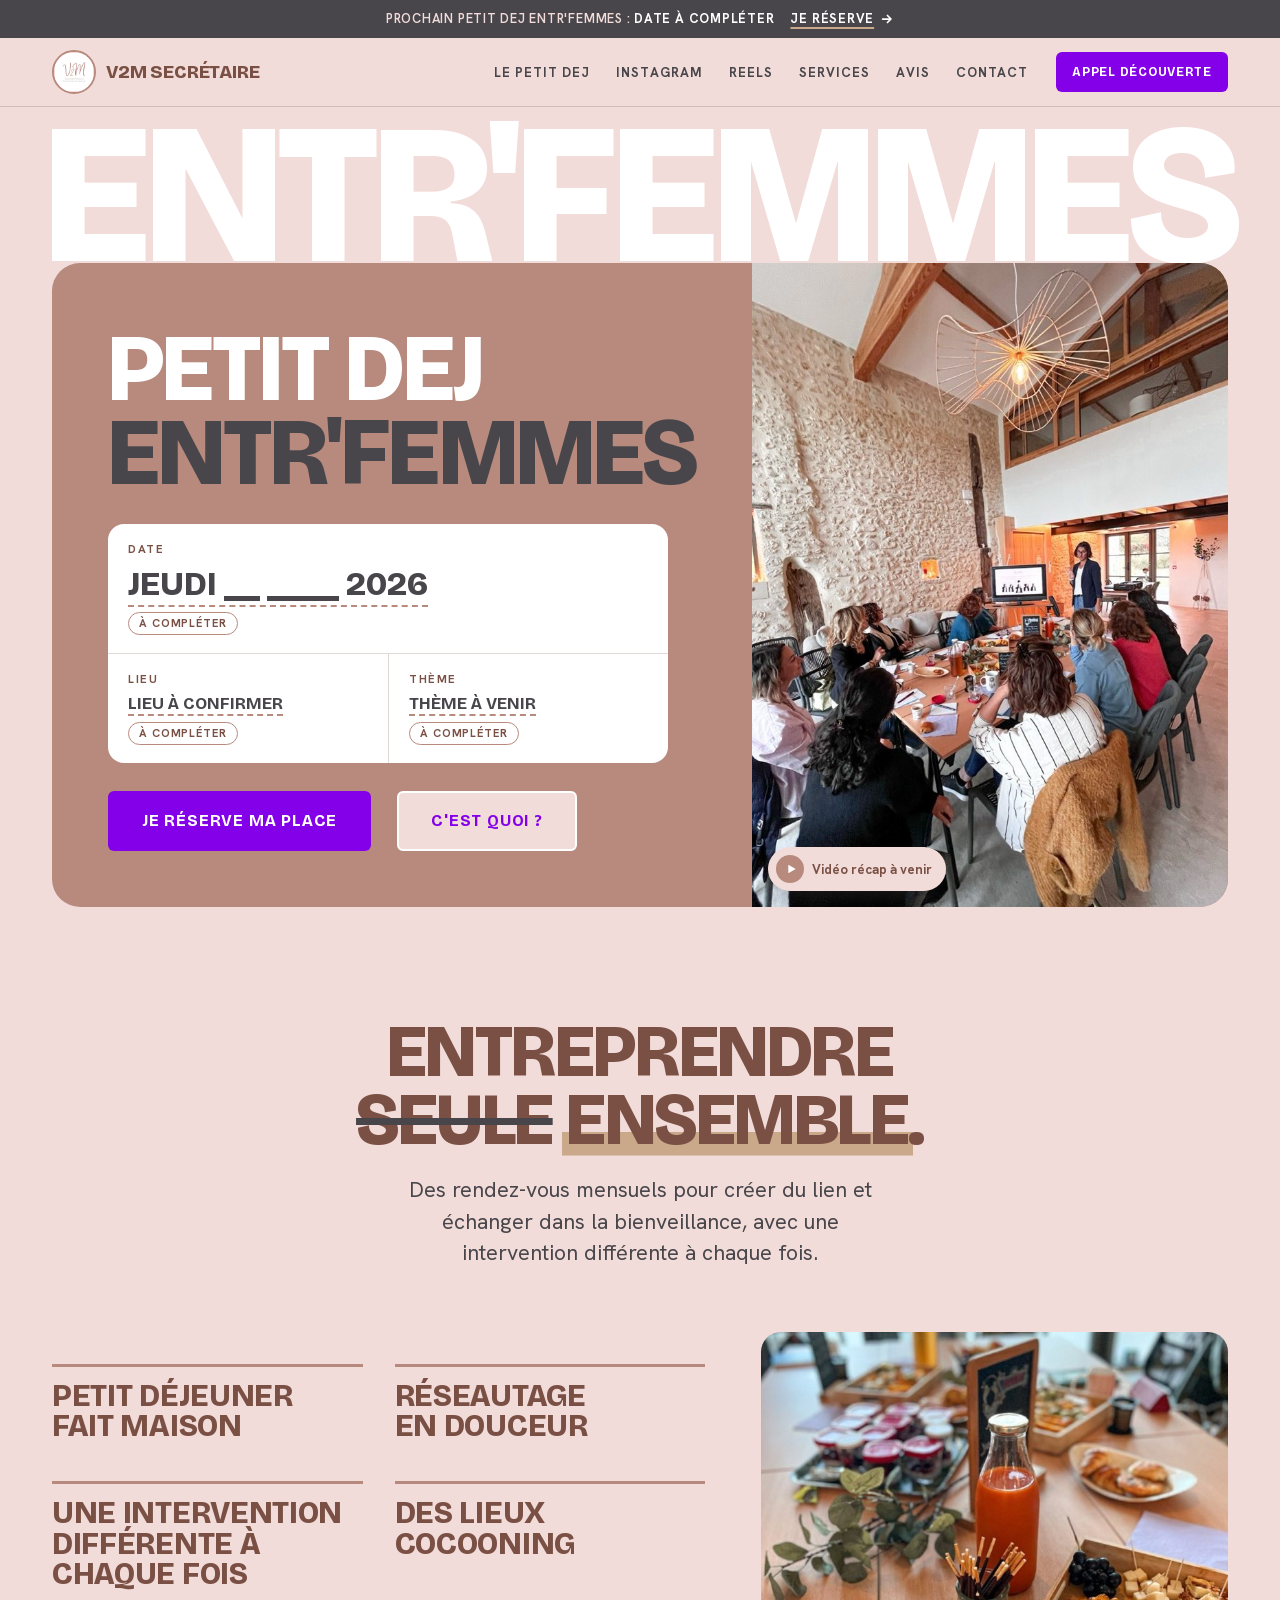
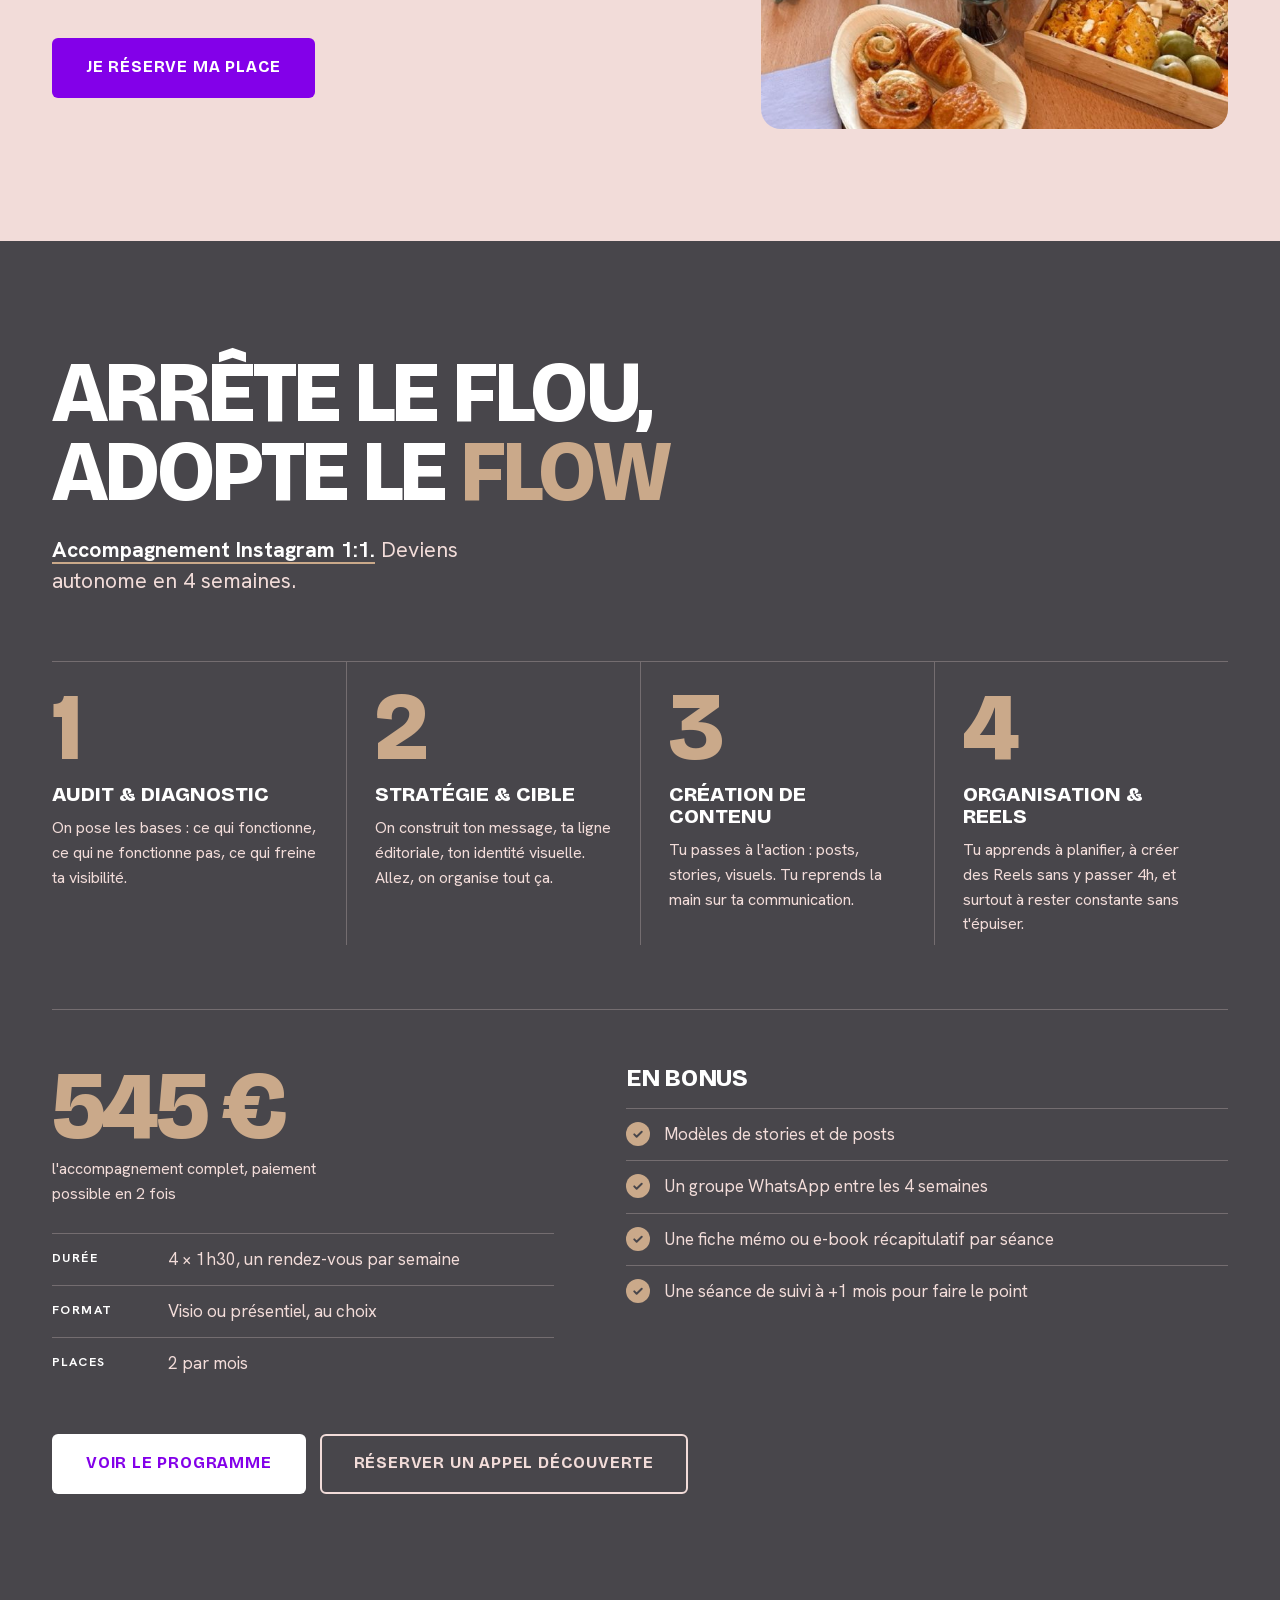
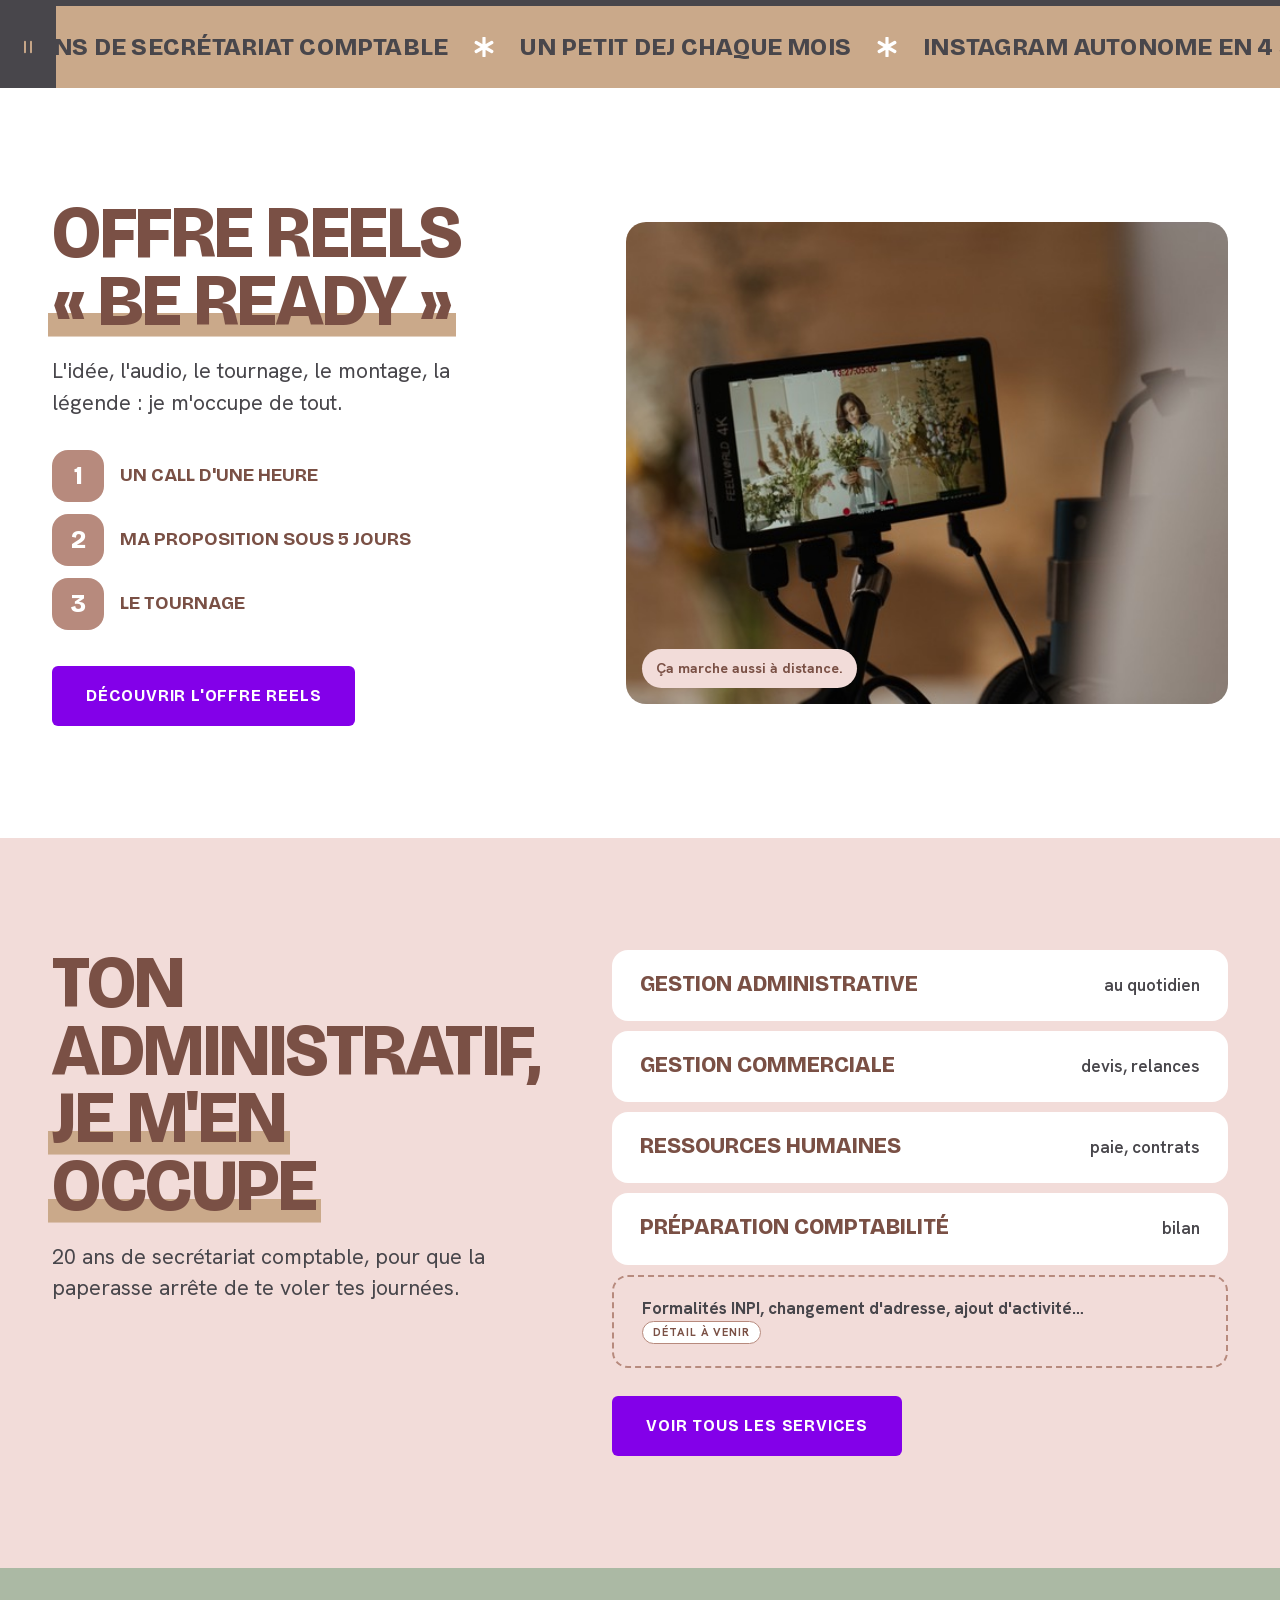
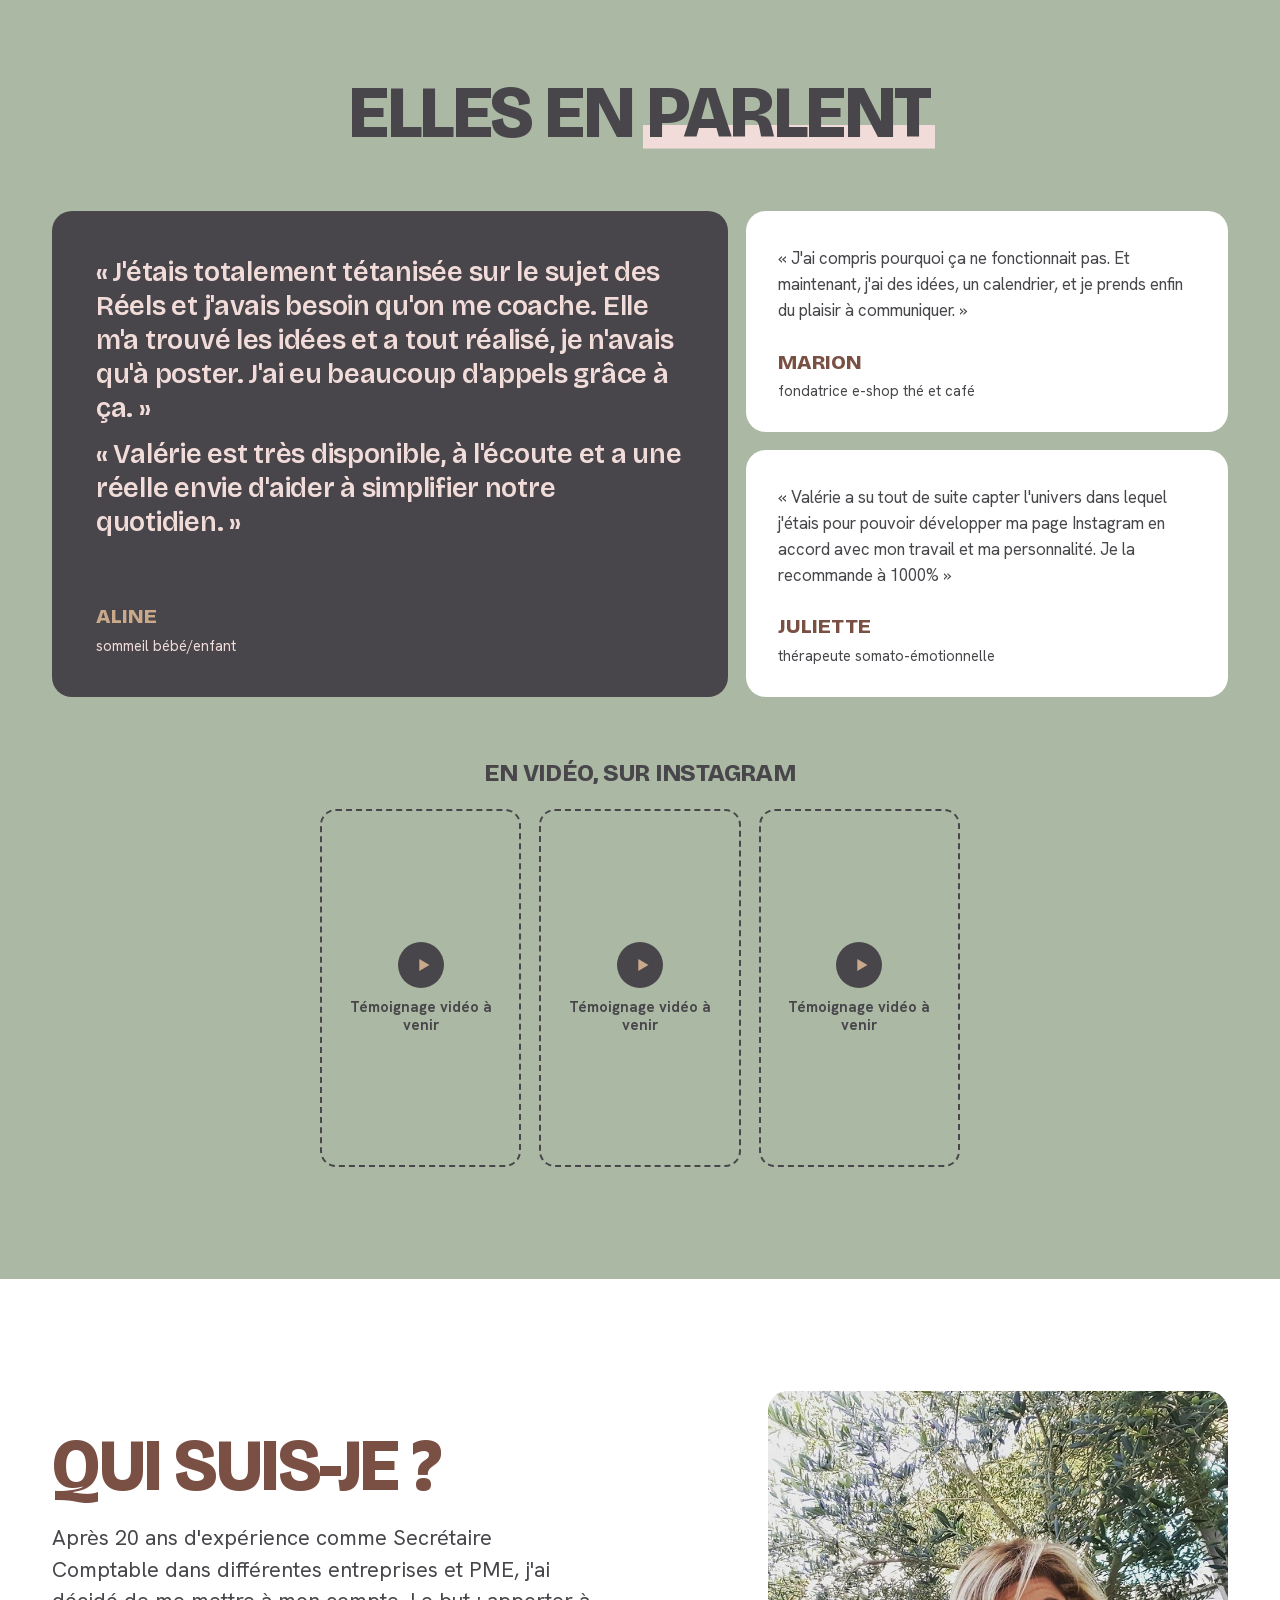
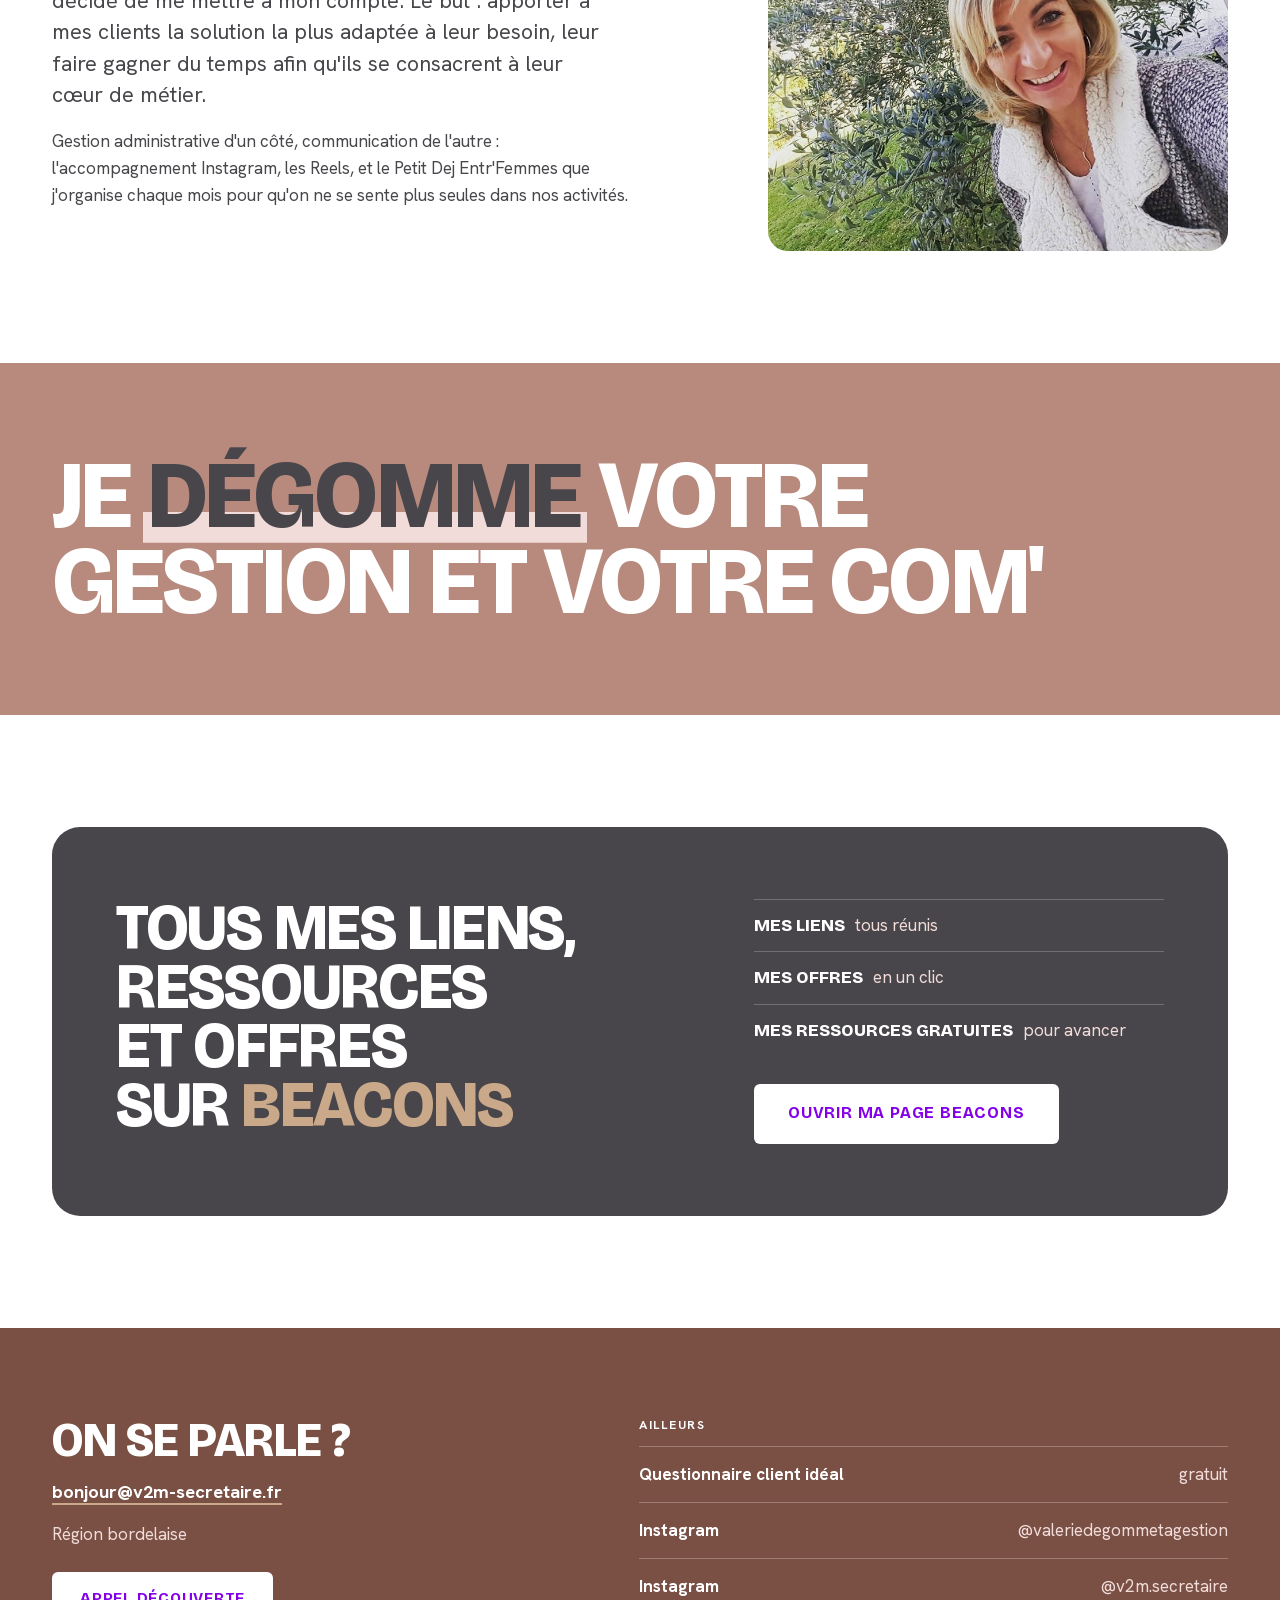
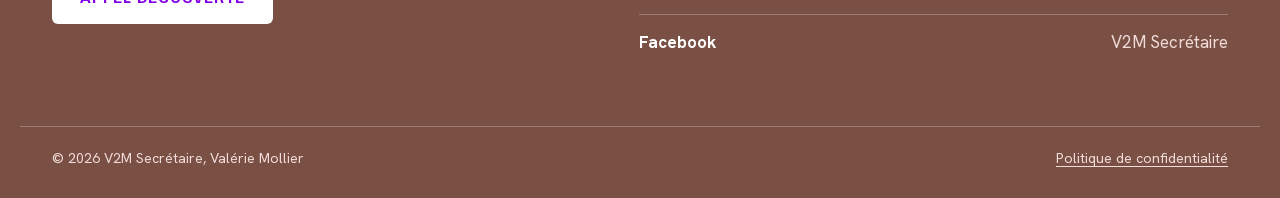
<file: index.html>
<!doctype html>
<html lang="fr">
<head>
  <meta charset="utf-8">
  <meta name="viewport" content="width=device-width, initial-scale=1">
  <title>V2M Secrétaire | Petit Dej Entr'Femmes, Instagram, Reels et secrétariat à Bordeaux</title>
  <meta name="description" content="Valérie Mollier, secrétaire comptable en région bordelaise : le Petit Dej Entr'Femmes du mois, l'accompagnement Instagram en 4 semaines, les Reels clés en main et ton administratif.">
  <meta name="theme-color" content="#f2dcd9">
  <link rel="icon" type="image/jpeg" href="assets/img/web/logo-v2m.jpg">
  <link rel="apple-touch-icon" href="assets/img/web/logo-v2m.jpg">

  <meta property="og:type" content="website">
  <meta property="og:locale" content="fr_FR">
  <meta property="og:site_name" content="V2M Secrétaire">
  <meta property="og:title" content="V2M Secrétaire | Je dégomme votre gestion et votre com'">
  <meta property="og:description" content="Petit Dej Entr'Femmes, accompagnement Instagram en 4 semaines, Reels clés en main et services administratifs en région bordelaise.">
  <meta property="og:image" content="assets/img/web/petit-dej-ambiance.jpg">
  <meta name="twitter:card" content="summary_large_image">

  <link rel="preload" href="assets/fonts/BricolageGrotesque.woff2" as="font" type="font/woff2" crossorigin>
  <link rel="stylesheet" href="assets/css/style.css">
  <script>document.documentElement.classList.add("js")</script>
</head>
<body>
  <a class="skip" href="#contenu">Aller au contenu</a>

  <!-- Announcement bar: next Petit Dej. Update the date together with the hero ticket below. -->
  <p class="annonce">
    <span>Prochain Petit Dej<span class="annonce__long"> Entr'Femmes</span>&nbsp;: <b class="annonce__date">date à compléter</b></span>
    <a href="https://www.billetweb.fr/petit-dej-entrfemmes-a-cadaujac" target="_blank" rel="noopener">Je réserve<span class="sr"> (billetterie Billetweb, nouvelle fenêtre)</span><svg viewBox="0 0 16 16" width="14" height="14" aria-hidden="true" focusable="false"><path d="M3 8h9M8.5 4l4 4-4 4"/></svg></a>
  </p>

  <header class="topbar">
    <div class="wrap topbar__in">
      <a class="brand" href="#top" aria-label="V2M Secrétaire, accueil">
        <img src="assets/img/web/logo-v2m.jpg" width="44" height="44" alt="">
        <span class="brand__name">V2M<span> Secrétaire</span></span>
      </a>
      <nav class="nav" id="menu" aria-label="Navigation principale">
        <ul>
          <li><a href="#petit-dej">Le Petit Dej</a></li>
          <li><a href="#instagram">Instagram</a></li>
          <li><a href="#reels">Reels</a></li>
          <li><a href="#services">Services</a></li>
          <li><a href="#avis">Avis</a></li>
          <li><a href="#contact">Contact</a></li>
        </ul>
      </nav>
      <a class="btn btn--primary btn--sm topbar__cta" href="https://calendly.com/v2m-secretaire/rdv" target="_blank" rel="noopener">Appel découverte<span class="sr"> (nouvelle fenêtre)</span></a>
      <button class="burger" type="button" aria-expanded="false" aria-controls="menu" aria-label="Ouvrir le menu">
        <svg viewBox="0 0 24 24" width="24" height="24" aria-hidden="true" focusable="false"><path class="b1" d="M4 7h16"/><path class="b2" d="M4 12h16"/><path class="b3" d="M4 17h16"/></svg>
      </button>
    </div>
  </header>

  <main id="contenu">
  <span id="top"></span>

  <!-- ============ 1. HERO : Petit Dej du mois ============ -->
  <section class="hero" id="petit-dej" aria-labelledby="hero-title">
    <p class="ghost" aria-hidden="true">Entr'femmes</p>
    <div class="wrap">
      <div class="panel hero__panel">
        <div class="hero__text">
          <h1 class="display hero__title" id="hero-title">Petit Dej <span class="hl-ink">Entr'Femmes</span></h1>

          <!-- ================================================================
               A COMPLETER CHAQUE MOIS : date, lieu et thème de la prochaine édition.
               Remplacer uniquement le texte à l'intérieur des balises <span class="fill">
               puis supprimer les <span class="todo">à compléter</span> correspondants.
               Penser aussi à la date de la barre d'annonce en haut de page.
               ================================================================ -->
          <dl class="ticket" aria-label="Prochaine édition">
            <div class="ticket__cell ticket__cell--date">
              <dt>Date</dt>
              <dd><span class="fill">Jeudi __ ____ 2026</span><span class="todo">à compléter</span></dd>
            </div>
            <div class="ticket__cell">
              <dt>Lieu</dt>
              <dd><span class="fill">Lieu à confirmer</span><span class="todo">à compléter</span></dd>
            </div>
            <div class="ticket__cell">
              <dt>Thème</dt>
              <dd><span class="fill">Thème à venir</span><span class="todo">à compléter</span></dd>
            </div>
          </dl>
          <!-- ================= fin du bloc à compléter ================= -->

          <div class="hero__cta">
            <a class="btn btn--primary btn--lg" href="https://www.billetweb.fr/petit-dej-entrfemmes-a-cadaujac" target="_blank" rel="noopener">Je réserve ma place<span class="sr"> (billetterie Billetweb, nouvelle fenêtre)</span></a>
            <a class="btn btn--soft btn--lg" href="#concept">C'est quoi&nbsp;?</a>
          </div>
        </div>

        <figure class="hero__photo">
          <img src="assets/img/web/v1-petit-dej-ambiance.jpg" width="702" height="938" alt="Participantes réunies autour de Valérie lors d'un Petit Dej Entr'Femmes, dans un salon chaleureux.">
          <!-- Video slot: replace this div with a <a> or <button> opening the recap video once it exists -->
          <div class="badge" role="img" aria-label="Vidéo récap à venir">
            <svg viewBox="0 0 24 24" width="18" height="18" aria-hidden="true" focusable="false"><path d="M8 5.5v13l11-6.5z"/></svg>
            <span>Vidéo récap à venir</span>
          </div>
        </figure>
      </div>
    </div>
  </section>

  <!-- ============ 1b. Le concept ============ -->
  <section class="concept" id="concept" aria-labelledby="concept-title">
    <div class="wrap">
      <h2 class="display h-section h-center" id="concept-title">Entreprendre <s>seule</s> <span class="hl" data-hl>ensemble</span>.</h2>
      <p class="lede lede--center">Des rendez-vous mensuels pour créer du lien et échanger dans la bienveillance, avec une intervention différente à chaque fois.</p>
      <div class="concept__body">
        <ul class="facts" aria-label="Au programme de chaque Petit Dej">
          <li>Petit déjeuner fait maison</li>
          <li>Réseautage en douceur</li>
          <li>Une intervention différente à chaque fois</li>
          <li>Des lieux cocooning</li>
        </ul>
        <a class="btn btn--primary btn--lg" href="https://www.billetweb.fr/petit-dej-entrfemmes-a-cadaujac" target="_blank" rel="noopener">Je réserve ma place<span class="sr"> (billetterie Billetweb, nouvelle fenêtre)</span></a>
      </div>
      <figure class="concept__photo">
        <img src="assets/img/web/v1-petit-dej-fev26.jpg" width="678" height="904" loading="lazy" alt="Table du petit déjeuner fait maison, préparée pour l'édition de février 2026.">
      </figure>
    </div>
  </section>

  <!-- ============ 2. Accompagnement Instagram 1:1 ============ -->
  <section class="insta field" id="instagram" aria-labelledby="insta-title">
    <div class="wrap">
      <div class="insta__head">
        <h2 class="display h-section" id="insta-title">Arrête le flou, adopte le <span class="hl-ink">flow</span></h2>
        <p class="lede"><b>Accompagnement Instagram 1:1.</b> Deviens autonome en 4 semaines.</p>
      </div>

      <ol class="weeks" aria-label="Le programme en 4 séances">
        <li class="week"><span class="week__n" aria-hidden="true">1</span><h3><span class="sr">Semaine 1 : </span>Audit &amp; Diagnostic</h3><p>On pose les bases : ce qui fonctionne, ce qui ne fonctionne pas, ce qui freine ta visibilité.</p></li>
        <li class="week"><span class="week__n" aria-hidden="true">2</span><h3><span class="sr">Semaine 2 : </span>Stratégie &amp; Cible</h3><p>On construit ton message, ta ligne éditoriale, ton identité visuelle. Allez, on organise tout ça.</p></li>
        <li class="week"><span class="week__n" aria-hidden="true">3</span><h3><span class="sr">Semaine 3 : </span>Création de contenu</h3><p>Tu passes à l'action : posts, stories, visuels. Tu reprends la main sur ta communication.</p></li>
        <li class="week"><span class="week__n" aria-hidden="true">4</span><h3><span class="sr">Semaine 4 : </span>Organisation &amp; Reels</h3><p>Tu apprends à planifier, à créer des Reels sans y passer 4h, et surtout à rester constante sans t'épuiser.</p></li>
      </ol>

      <div class="deal">
        <div class="deal__price">
          <p class="price"><span class="price__n">545&nbsp;€</span><span class="price__note">l'accompagnement complet, paiement possible en 2 fois</span></p>
          <dl class="infos">
            <div><dt>Durée</dt><dd>4 × 1h30, un rendez-vous par semaine</dd></div>
            <div><dt>Format</dt><dd>Visio ou présentiel, au choix</dd></div>
            <div><dt>Places</dt><dd>2 par mois</dd></div>
          </dl>
        </div>
        <div class="deal__bonus">
          <h3 class="h-small">En bonus</h3>
          <ul class="checks">
            <li>Modèles de stories et de posts</li>
            <li>Un groupe WhatsApp entre les 4 semaines</li>
            <li>Une fiche mémo ou e-book récapitulatif par séance</li>
            <li>Une séance de suivi à +1 mois pour faire le point</li>
          </ul>
        </div>
      </div>

      <div class="cta-row">
        <a class="btn btn--light btn--lg" href="https://v2msecretaireaccompagnementinstagram.my.canva.site" target="_blank" rel="noopener">Voir le programme<span class="sr"> (nouvelle fenêtre)</span></a>
        <a class="btn btn--outline btn--lg" href="https://calendly.com/v2m-secretaire/rdv" target="_blank" rel="noopener">Réserver un appel découverte<span class="sr"> (nouvelle fenêtre)</span></a>
      </div>
    </div>
  </section>

  <!-- ============ Bandeau défilant (faits vérifiés uniquement) ============ -->
  <div class="marquee" role="region" aria-label="En bref">
    <button class="marquee__toggle" type="button" aria-pressed="false" aria-label="Mettre en pause le bandeau défilant">
      <svg viewBox="0 0 24 24" width="18" height="18" aria-hidden="true" focusable="false"><path class="i-pause" d="M8 5v14M16 5v14"/><path class="i-play" d="M8 5.5v13l11-6.5z"/></svg>
    </button>
    <ul class="marquee__track">
      <li>20 ans de secrétariat comptable</li>
      <li>Un Petit Dej chaque mois</li>
      <li>Instagram autonome en 4 semaines</li>
      <li>Reels clés en main</li>
      <li>Région bordelaise</li>
      <li>2 places par mois</li>
    </ul>
    <ul class="marquee__track" aria-hidden="true">
      <li>20 ans de secrétariat comptable</li>
      <li>Un Petit Dej chaque mois</li>
      <li>Instagram autonome en 4 semaines</li>
      <li>Reels clés en main</li>
      <li>Région bordelaise</li>
      <li>2 places par mois</li>
    </ul>
  </div>

  <!-- ============ 3. Offre Reels ============ -->
  <section class="reels" id="reels" aria-labelledby="reels-title">
    <div class="wrap reels__grid">
      <figure class="reels__photo">
        <img src="assets/img/web/reels.jpg" width="640" height="427" loading="lazy" alt="Tournage d'un Reel avec Valérie pour une cliente entrepreneure.">
        <figcaption>Ça marche aussi à distance.</figcaption>
      </figure>
      <div class="reels__text">
        <h2 class="display h-section" id="reels-title">Offre Reels <span class="hl" data-hl>«&nbsp;Be ready&nbsp;»</span></h2>
        <p class="lede">L'idée, l'audio, le tournage, le montage, la légende : je m'occupe de tout.</p>
        <ol class="steps" aria-label="Comment ça se passe">
          <li><span class="steps__n" aria-hidden="true">1</span><span><span class="sr">Étape 1 : </span>Un call d'une heure</span></li>
          <li><span class="steps__n" aria-hidden="true">2</span><span><span class="sr">Étape 2 : </span>Ma proposition sous 5 jours</span></li>
          <li><span class="steps__n" aria-hidden="true">3</span><span><span class="sr">Étape 3 : </span>Le tournage</span></li>
        </ol>
        <a class="btn btn--primary btn--lg" href="https://v2m-secretaire.fr/offre-reels/" target="_blank" rel="noopener">Découvrir l'offre Reels<span class="sr"> (nouvelle fenêtre)</span></a>
      </div>
    </div>
  </section>

  <!-- ============ 4. Services administratifs ============ -->
  <section class="services" id="services" aria-labelledby="services-title">
    <div class="wrap services__grid">
      <div class="services__intro">
        <h2 class="display h-section" id="services-title">Ton administratif, <span class="hl" data-hl>je&nbsp;m'en occupe</span></h2>
        <p class="lede">20 ans de secrétariat comptable, pour que la paperasse arrête de te voler tes journées.</p>
      </div>
      <ul class="rows" aria-label="Services administratifs">
        <li><span class="rows__t">Gestion administrative</span><span class="rows__d">au quotidien</span></li>
        <li><span class="rows__t">Gestion commerciale</span><span class="rows__d">devis, relances</span></li>
        <li><span class="rows__t">Ressources humaines</span><span class="rows__d">paie, contrats</span></li>
        <li><span class="rows__t">Préparation comptabilité</span><span class="rows__d">bilan</span></li>
        <!-- Admin list to be detailed by the client: edit this row when the final wording arrives -->
        <li class="rows__soon"><span class="rows__t">Formalités INPI, changement d'adresse, ajout d'activité…</span><span class="todo">détail à venir</span></li>
      </ul>
      <a class="btn btn--primary btn--lg services__cta" href="https://v2m-secretaire.fr/services/" target="_blank" rel="noopener">Voir tous les services<span class="sr"> (nouvelle fenêtre)</span></a>
    </div>
  </section>

  <!-- ============ 5. Avis clients ============ -->
  <section class="avis" id="avis" aria-labelledby="avis-title">
    <div class="wrap">
      <h2 class="display h-section h-center" id="avis-title">Elles en <span class="hl" data-hl>parlent</span></h2>
      <div class="quotes">
        <figure class="quote quote--lg">
          <blockquote><p>«&nbsp;J'étais totalement tétanisée sur le sujet des Réels et j'avais besoin qu'on me coache. Elle m'a trouvé les idées et a tout réalisé, je n'avais qu'à poster. J'ai eu beaucoup d'appels grâce à ça.&nbsp;»</p><p>«&nbsp;Valérie est très disponible, à l'écoute et a une réelle envie d'aider à simplifier notre quotidien.&nbsp;»</p></blockquote>
          <figcaption><b>Aline</b> sommeil bébé/enfant</figcaption>
        </figure>
        <figure class="quote">
          <blockquote><p>«&nbsp;J'ai compris pourquoi ça ne fonctionnait pas. Et maintenant, j'ai des idées, un calendrier, et je prends enfin du plaisir à communiquer.&nbsp;»</p></blockquote>
          <figcaption><b>Marion</b> fondatrice e-shop thé et café</figcaption>
        </figure>
        <figure class="quote">
          <blockquote><p>«&nbsp;Valérie a su tout de suite capter l'univers dans lequel j'étais pour pouvoir développer ma page Instagram en accord avec mon travail et ma personnalité. Je la recommande à 1000%&nbsp;»</p></blockquote>
          <figcaption><b>Juliette</b> thérapeute somato-émotionnelle</figcaption>
        </figure>
      </div>

      <h3 class="h-small h-center">En vidéo, sur Instagram</h3>
      <!--
        Video testimonial slots (9:16). To use an Instagram embed or link, replace the
        whole <a class="vslot"> below with the official embed code, or just point its
        href to the reel URL and edit the label text.
      -->
      <ul class="vslots">
        <li><a class="vslot" href="https://www.instagram.com/valeriedegommetagestion/" target="_blank" rel="noopener" aria-label="Témoignage vidéo à venir, voir le compte Instagram (nouvelle fenêtre)">
          <svg viewBox="0 0 24 24" width="24" height="24" aria-hidden="true" focusable="false"><path d="M8 5.5v13l11-6.5z"/></svg>
          <span>Témoignage vidéo à venir</span></a></li>
        <li><a class="vslot" href="https://www.instagram.com/valeriedegommetagestion/" target="_blank" rel="noopener" aria-label="Témoignage vidéo à venir, voir le compte Instagram (nouvelle fenêtre)">
          <svg viewBox="0 0 24 24" width="24" height="24" aria-hidden="true" focusable="false"><path d="M8 5.5v13l11-6.5z"/></svg>
          <span>Témoignage vidéo à venir</span></a></li>
        <li><a class="vslot" href="https://www.instagram.com/valeriedegommetagestion/" target="_blank" rel="noopener" aria-label="Témoignage vidéo à venir, voir le compte Instagram (nouvelle fenêtre)">
          <svg viewBox="0 0 24 24" width="24" height="24" aria-hidden="true" focusable="false"><path d="M8 5.5v13l11-6.5z"/></svg>
          <span>Témoignage vidéo à venir</span></a></li>
      </ul>
    </div>
  </section>

  <!-- ============ 6. Qui suis-je ============ -->
  <section class="about" id="qui" aria-labelledby="about-title">
    <div class="wrap about__grid">
      <div class="about__text">
        <h2 class="display h-section" id="about-title">Qui suis-je&nbsp;?</h2>
        <p class="lede">Après 20 ans d'expérience comme Secrétaire Comptable dans différentes entreprises et PME, j'ai décidé de me mettre à mon compte. Le but&nbsp;: apporter à mes clients la solution la plus adaptée à leur besoin, leur faire gagner du temps afin qu'ils se consacrent à leur cœur de métier.</p>
        <p>Gestion administrative d'un côté, communication de l'autre : l'accompagnement Instagram, les Reels, et le Petit Dej Entr'Femmes que j'organise chaque mois pour qu'on ne se sente plus seules dans nos activités.</p>
      </div>
      <figure class="about__photo">
        <img src="assets/img/web/valerie.jpg" width="800" height="800" loading="lazy" alt="Portrait de Valérie Mollier, fondatrice de V2M Secrétaire.">
      </figure>
    </div>
  </section>

  <section class="slogan" aria-label="Ma devise">
    <p class="wrap tagline display">Je <span class="hl" data-hl>dégomme</span> votre gestion et votre com'</p>
  </section>
  </main>

  <!-- ============ 7. Clôture / footer ============ -->
  <footer class="close" id="contact">
    <section class="beacons" aria-labelledby="beacons-title">
      <div class="wrap">
        <div class="panel beacons__panel">
          <h2 class="display h-section" id="beacons-title">Tous mes liens, ressources et offres sur <span class="hl-ink">Beacons</span></h2>
          <ul class="beacons__list" aria-label="Sur ma page Beacons">
            <li><b>Mes liens</b> tous réunis</li>
            <li><b>Mes offres</b> en un clic</li>
            <li><b>Mes ressources gratuites</b> pour avancer</li>
          </ul>
          <a class="btn btn--light btn--lg" href="https://beacons.ai/v2m.secretaire" target="_blank" rel="noopener">Ouvrir ma page Beacons<span class="sr"> (nouvelle fenêtre)</span></a>
        </div>
      </div>
    </section>

    <div class="close__body field field--rosewood">
      <div class="wrap close__grid">
        <div class="close__contact">
          <h2 class="display h-small">On se parle&nbsp;?</h2>
          <p><a class="mail" href="mailto:bonjour@v2m-secretaire.fr">bonjour@v2m-secretaire.fr</a></p>
          <p>Région bordelaise</p>
          <p><a class="btn btn--light" href="https://calendly.com/v2m-secretaire/rdv" target="_blank" rel="noopener">Appel découverte<span class="sr"> (nouvelle fenêtre)</span></a></p>
        </div>
        <div class="close__links">
          <h2 class="foot-h">Ailleurs</h2>
          <ul class="foot-links" aria-label="Liens utiles">
            <li><a href="https://v2m-secretaire.fr/freebie/" target="_blank" rel="noopener">Questionnaire client idéal <span class="foot-links__d">gratuit</span></a></li>
            <li><a href="https://www.instagram.com/valeriedegommetagestion/" target="_blank" rel="noopener">Instagram <span class="foot-links__d">@valeriedegommetagestion</span></a></li>
            <li><a href="https://www.instagram.com/v2m.secretaire/" target="_blank" rel="noopener">Instagram <span class="foot-links__d">@v2m.secretaire</span></a></li>
            <li><a href="https://www.facebook.com/V2M-Secrétaire-107651968399653" target="_blank" rel="noopener">Facebook <span class="foot-links__d">V2M Secrétaire</span></a></li>
          </ul>
        </div>
      </div>
      <div class="wrap legal">
        <p>© <span id="year">2026</span> V2M Secrétaire, Valérie Mollier</p>
        <p><a href="https://v2m-secretaire.fr/politique-de-confidentialite/" target="_blank" rel="noopener">Politique de confidentialité</a></p>
      </div>
    </div>
  </footer>

  <script src="assets/js/main.js" defer></script>
</body>
</html>
</file>
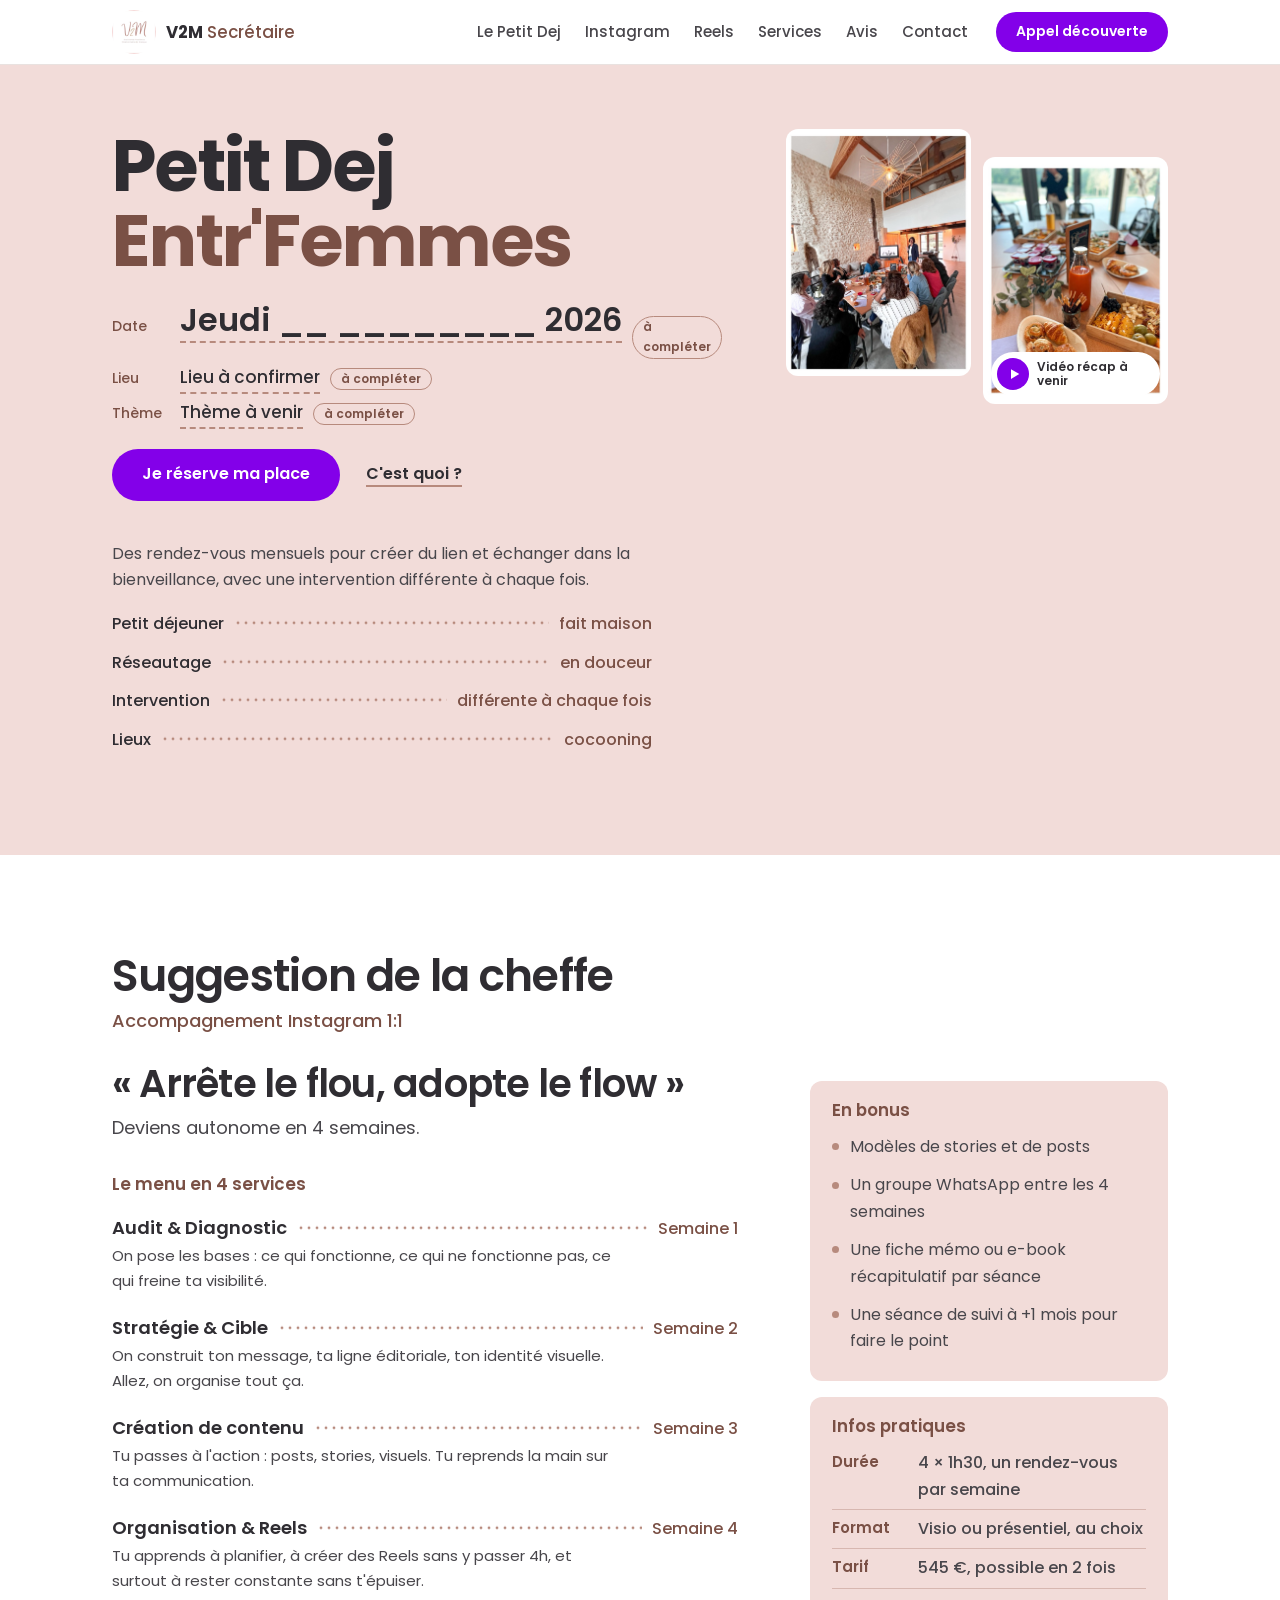
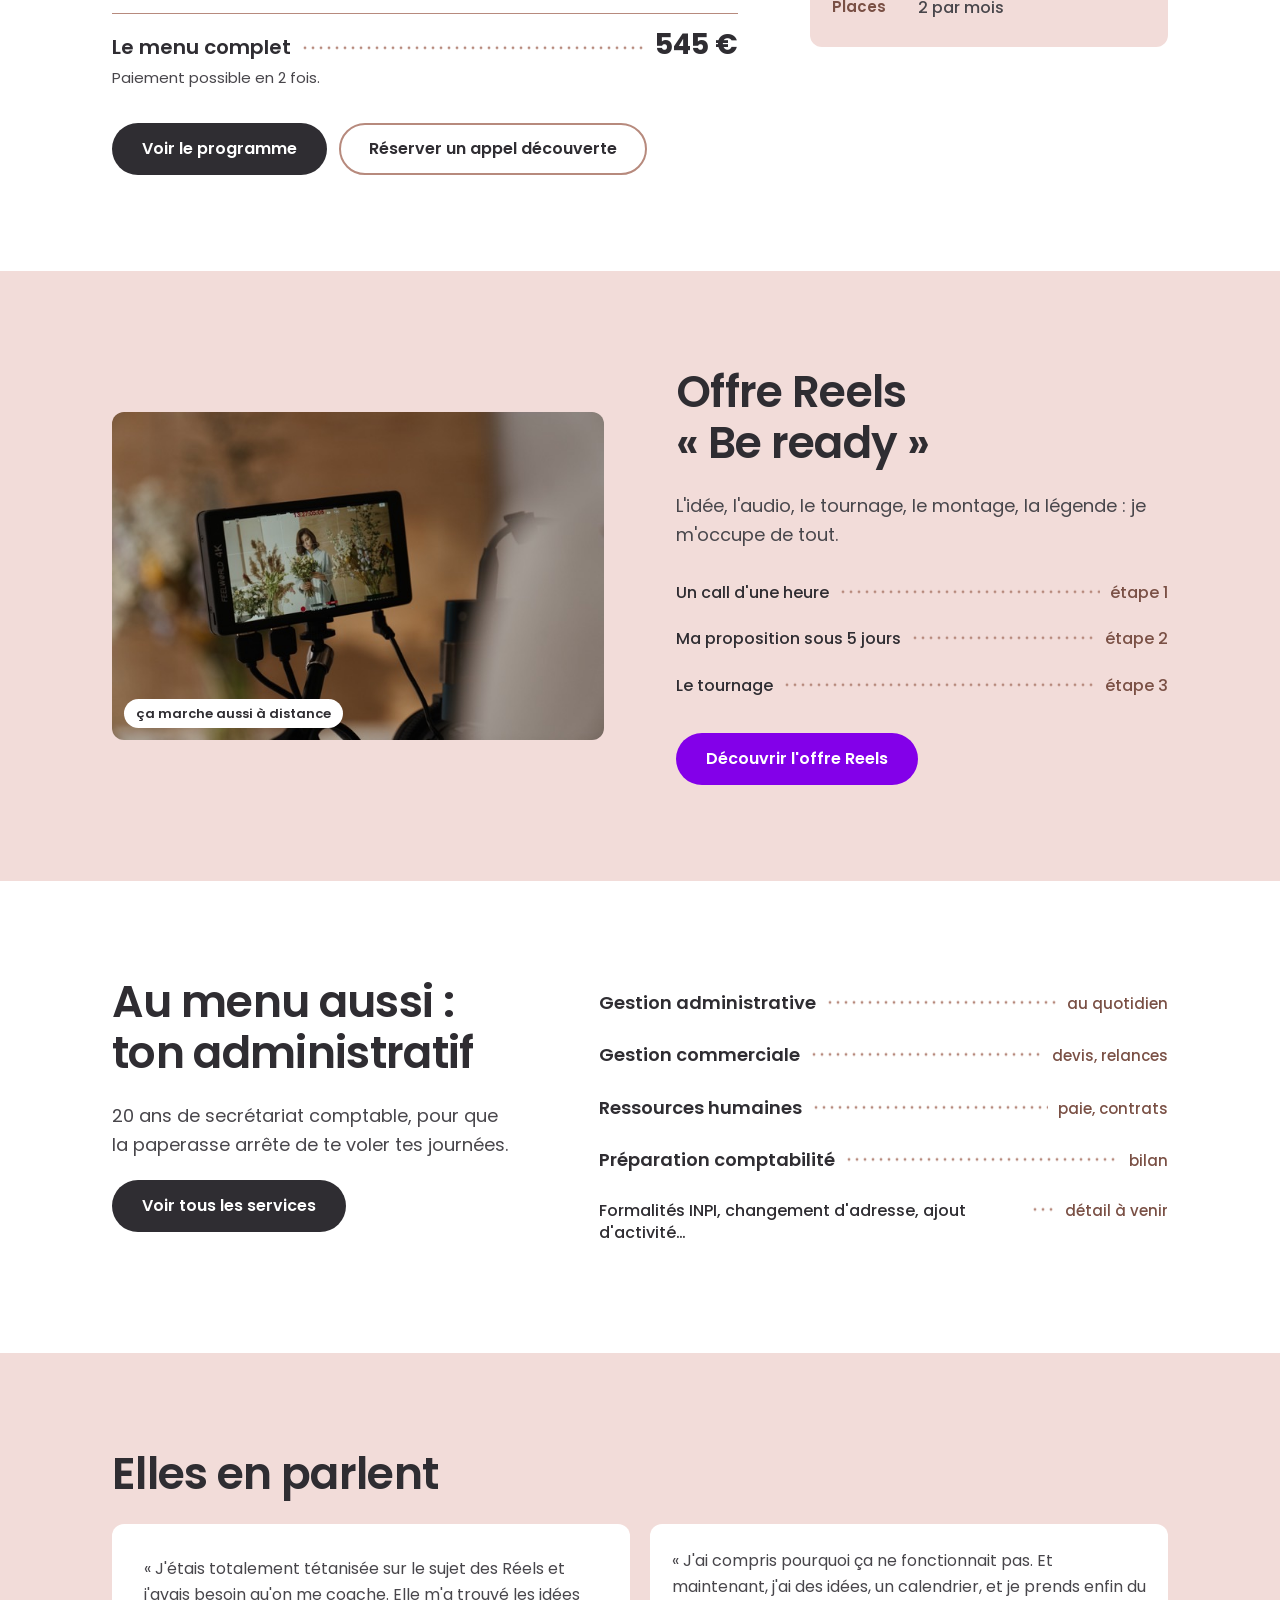
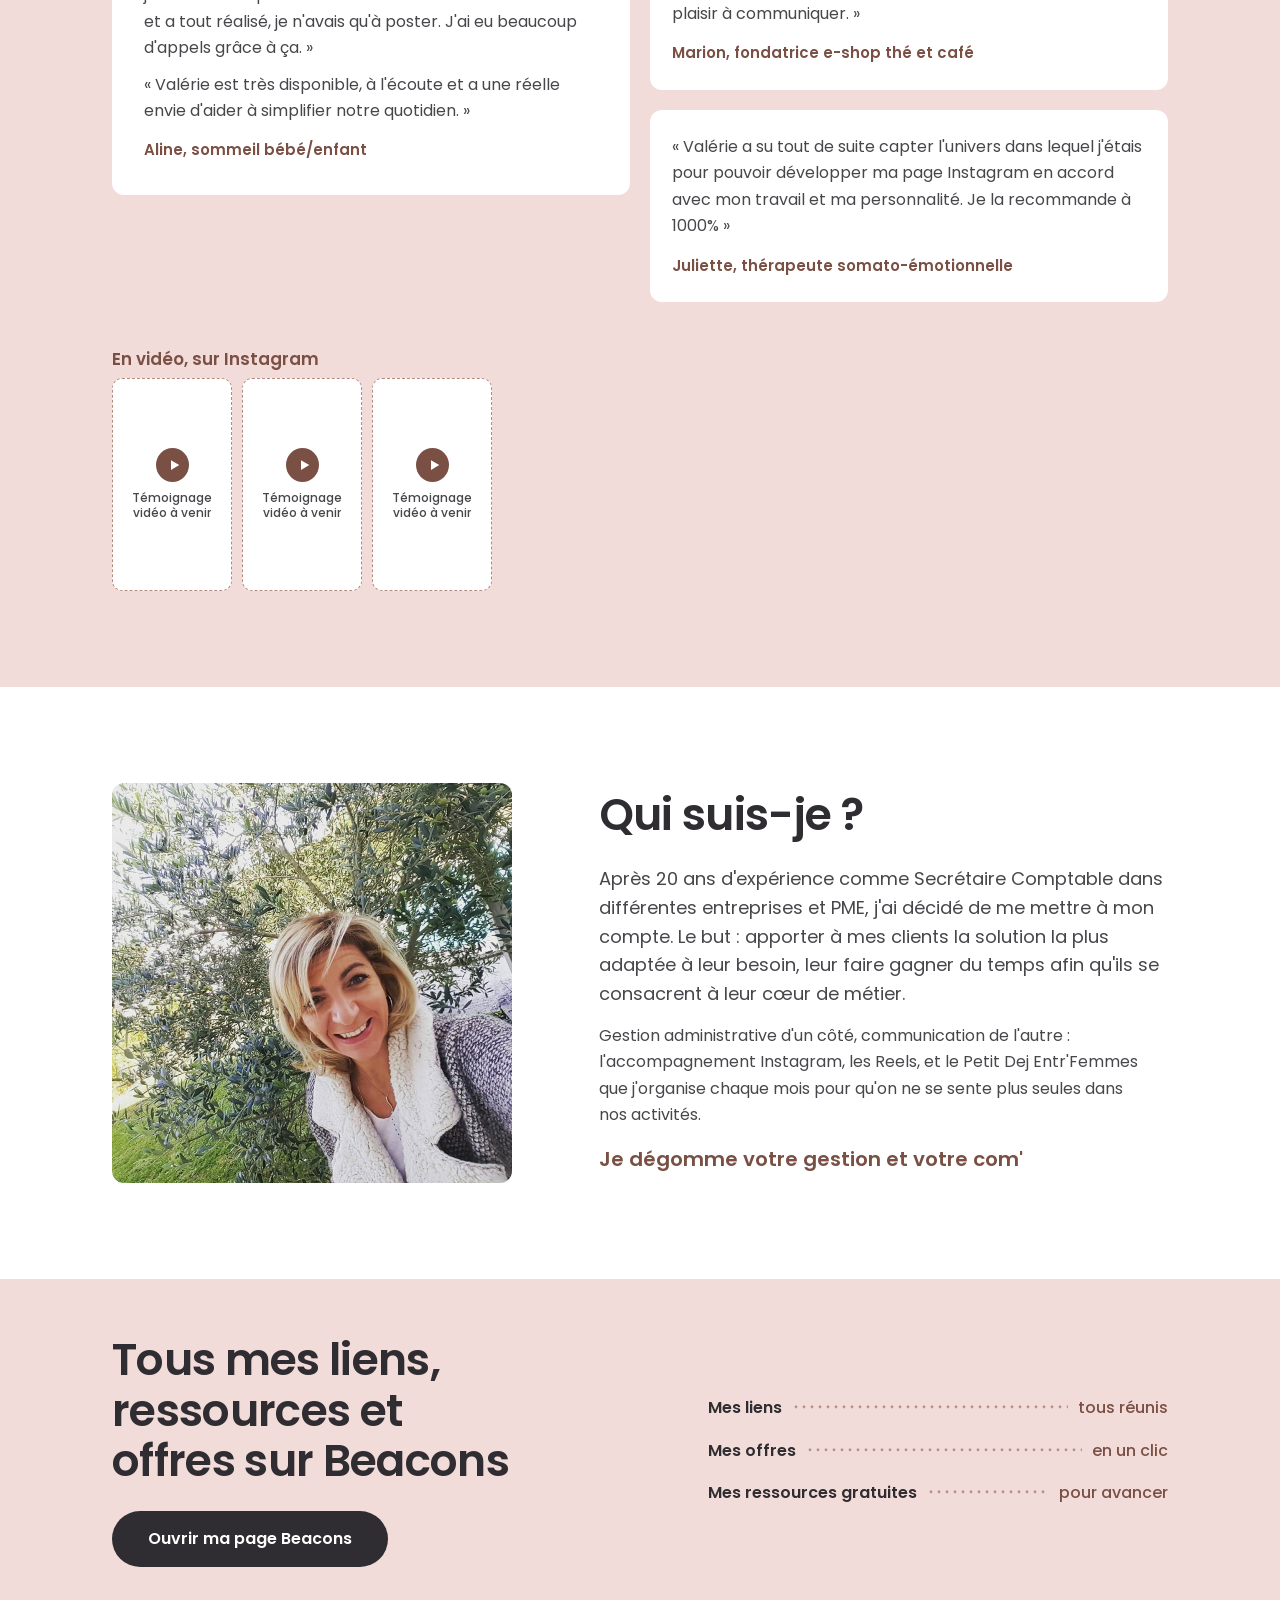
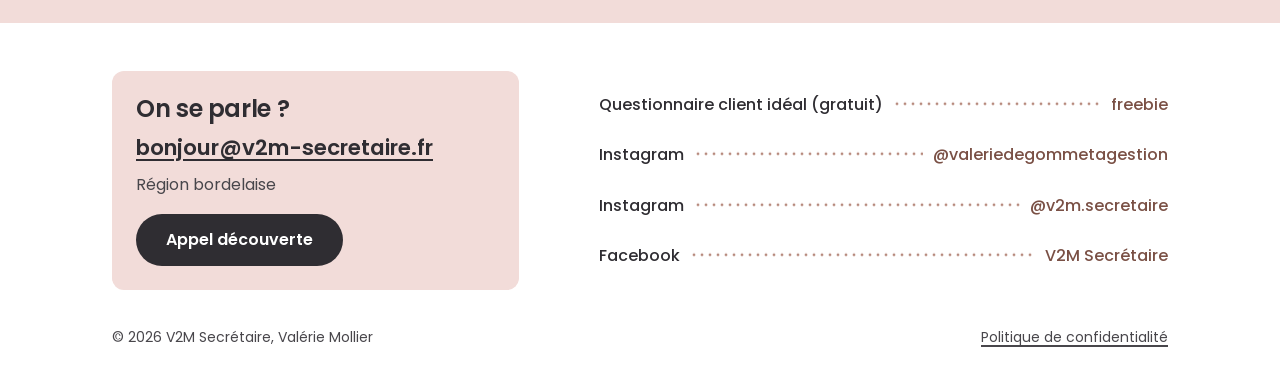
<file: v2/index.html>
<!doctype html>
<html lang="fr">
<head>
  <meta charset="utf-8">
  <meta name="viewport" content="width=device-width, initial-scale=1">
  <title>V2M Secrétaire | Petit Dej Entr'Femmes, Instagram, Reels et secrétariat à Bordeaux</title>
  <meta name="description" content="Valérie Mollier, secrétaire comptable en région bordelaise : le Petit Dej Entr'Femmes du mois, l'accompagnement Instagram en 4 semaines, les Reels clés en main et ton administratif.">
  <meta name="theme-color" content="#f2dcd9">
  <link rel="icon" type="image/jpeg" href="../assets/img/web/logo-v2m.jpg">
  <link rel="apple-touch-icon" href="../assets/img/web/logo-v2m.jpg">

  <meta property="og:type" content="website">
  <meta property="og:locale" content="fr_FR">
  <meta property="og:site_name" content="V2M Secrétaire">
  <meta property="og:title" content="V2M Secrétaire | Je dégomme votre gestion et votre com'">
  <meta property="og:description" content="Petit Dej Entr'Femmes, accompagnement Instagram en 4 semaines, Reels clés en main et services administratifs en région bordelaise.">
  <meta property="og:image" content="../assets/img/web/petit-dej-ambiance.jpg">
  <meta name="twitter:card" content="summary_large_image">

  <link rel="preload" href="../assets/fonts/Poppins-600.woff2" as="font" type="font/woff2" crossorigin>
  <link rel="stylesheet" href="style.css">
</head>
<body>
  <a class="skip" href="#contenu">Aller au contenu</a>

  <header class="topbar">
    <div class="wrap topbar__in">
      <a class="brand" href="#top" aria-label="V2M Secrétaire, accueil">
        <img src="../assets/img/web/logo-v2m.jpg" width="44" height="44" alt="">
        <span class="brand__name">V2M<span> Secrétaire</span></span>
      </a>
      <nav class="nav" id="menu" aria-label="Navigation principale">
        <ul>
          <li><a href="#petit-dej">Le Petit Dej</a></li>
          <li><a href="#instagram">Instagram</a></li>
          <li><a href="#reels">Reels</a></li>
          <li><a href="#services">Services</a></li>
          <li><a href="#avis">Avis</a></li>
          <li><a href="#contact">Contact</a></li>
        </ul>
      </nav>
      <a class="pill" href="https://calendly.com/v2m-secretaire/rdv" target="_blank" rel="noopener">Appel découverte</a>
      <button class="burger" type="button" aria-expanded="false" aria-controls="menu" aria-label="Ouvrir le menu">
        <svg viewBox="0 0 24 24" width="24" height="24" aria-hidden="true" focusable="false"><path class="b1" d="M4 7h16"/><path class="b2" d="M4 12h16"/><path class="b3" d="M4 17h16"/></svg>
      </button>
    </div>
  </header>

  <main id="contenu">
  <span id="top"></span>

  <!-- ============ 1. HERO : Petit Dej du mois ============ -->
  <section class="hero g-blush" id="petit-dej" aria-labelledby="hero-title">
    <div class="wrap hero__grid">
      <div class="hero__text">
        <h1 class="hero__title" id="hero-title">
          <span>Petit Dej</span>
          <span>Entr'Femmes</span>
        </h1>

        <!-- ================================================================
             A COMPLETER CHAQUE MOIS : date, lieu et thème de la prochaine édition.
             Remplacer uniquement le texte à l'intérieur des balises <span class="fill">
             puis supprimer les <span class="todo">à compléter</span> correspondants.
             ================================================================ -->
        <div class="plat" role="group" aria-label="Plat du jour : prochaine édition">
          <p class="plat__line plat__line--date">
            <span class="plat__k">Date</span><span class="fill">Jeudi __ ________ 2026</span><span class="todo">à compléter</span>
          </p>
          <p class="plat__line">
            <span class="plat__k">Lieu</span><span class="fill">Lieu à confirmer</span><span class="todo">à compléter</span>
          </p>
          <p class="plat__line">
            <span class="plat__k">Thème</span><span class="fill">Thème à venir</span><span class="todo">à compléter</span>
          </p>
        </div>
        <!-- ================= fin du bloc à compléter ================= -->

        <div class="hero__cta">
          <a class="btn btn--pink" href="https://www.billetweb.fr/petit-dej-entrfemmes-a-cadaujac" target="_blank" rel="noopener">Je réserve ma place<span class="sr"> (billetterie Billetweb, nouvelle fenêtre)</span></a>
          <a class="chalk-link" href="#concept">C'est quoi ?</a>
        </div>
      </div>

      <div class="hero__photos">
        <figure class="pin pin--a">
          <img src="../assets/img/web/petit-dej-ambiance.jpg" width="750" height="1000" alt="Participantes réunies autour de Valérie lors d'un Petit Dej Entr'Femmes, dans un salon chaleureux.">
        </figure>
        <figure class="pin pin--b">
          <img src="../assets/img/web/petit-dej-fev26.jpg" width="750" height="1000" alt="Table du petit déjeuner fait maison, préparée pour l'édition de février 2026.">
          <!-- Video slot: replace this div with a <a> or <button> opening the recap video once it exists -->
          <div class="play" role="img" aria-label="Vidéo récap à venir">
            <svg viewBox="0 0 24 24" width="22" height="22" aria-hidden="true" focusable="false"><path d="M8 5.5v13l11-6.5z"/></svg>
            <span>Vidéo récap à venir</span>
          </div>
        </figure>
      </div>

      <div class="hero__concept" id="concept">
        <p>Des rendez-vous mensuels pour créer du lien et échanger dans la bienveillance, avec une intervention différente à chaque fois.</p>
        <ul class="menu" aria-label="Au programme de chaque Petit Dej">
          <li class="row"><span>Petit déjeuner</span><i class="lead" aria-hidden="true"></i><b>fait maison</b></li>
          <li class="row"><span>Réseautage</span><i class="lead" aria-hidden="true"></i><b>en douceur</b></li>
          <li class="row"><span>Intervention</span><i class="lead" aria-hidden="true"></i><b>différente à chaque fois</b></li>
          <li class="row"><span>Lieux</span><i class="lead" aria-hidden="true"></i><b>cocooning</b></li>
        </ul>
      </div>
    </div>
  </section>

  <!-- ============ 2. Suggestion de la cheffe : Instagram 1:1 ============ -->
  <section class="chef g-white" id="instagram" aria-labelledby="chef-title">
    <div class="wrap">
      <h2 class="h-section" id="chef-title">Suggestion de la cheffe<span class="h-sub">Accompagnement Instagram 1:1</span></h2>
      <div class="chef__grid">
        <div class="chef__main">
          <p class="chef__quote">« Arrête le flou, adopte le flow »</p>
          <p class="chef__sub">Deviens autonome en 4 semaines.</p>

          <h3 class="h-menu">Le menu en 4 services</h3>
          <ol class="menu menu--courses">
            <li class="row row--course">
              <span class="row__t">Audit &amp; Diagnostic</span><i class="lead" aria-hidden="true"></i><b>Semaine 1</b>
              <p>On pose les bases : ce qui fonctionne, ce qui ne fonctionne pas, ce qui freine ta visibilité.</p>
            </li>
            <li class="row row--course">
              <span class="row__t">Stratégie &amp; Cible</span><i class="lead" aria-hidden="true"></i><b>Semaine 2</b>
              <p>On construit ton message, ta ligne éditoriale, ton identité visuelle. Allez, on organise tout ça.</p>
            </li>
            <li class="row row--course">
              <span class="row__t">Création de contenu</span><i class="lead" aria-hidden="true"></i><b>Semaine 3</b>
              <p>Tu passes à l'action : posts, stories, visuels. Tu reprends la main sur ta communication.</p>
            </li>
            <li class="row row--course">
              <span class="row__t">Organisation &amp; Reels</span><i class="lead" aria-hidden="true"></i><b>Semaine 4</b>
              <p>Tu apprends à planifier, à créer des Reels sans y passer 4h, et surtout à rester constante sans t'épuiser.</p>
            </li>
          </ol>
          <ul class="menu menu--price">
            <li class="row row--total"><span class="row__t">Le menu complet</span><i class="lead" aria-hidden="true"></i><b>545 €</b></li>
          </ul>
          <p class="chef__pay">Paiement possible en 2 fois.</p>
        </div>

        <aside class="chef__side" aria-label="Bonus et infos pratiques">
          <div class="slip">
            <h3 class="h-menu">En bonus</h3>
            <ul class="plain">
              <li>Modèles de stories et de posts</li>
              <li>Un groupe WhatsApp entre les 4 semaines</li>
              <li>Une fiche mémo ou e-book récapitulatif par séance</li>
              <li>Une séance de suivi à +1 mois pour faire le point</li>
            </ul>
          </div>
          <div class="slip">
            <h3 class="h-menu">Infos pratiques</h3>
            <dl class="infos">
              <div><dt>Durée</dt><dd>4 × 1h30, un rendez-vous par semaine</dd></div>
              <div><dt>Format</dt><dd>Visio ou présentiel, au choix</dd></div>
              <div><dt>Tarif</dt><dd>545 €, possible en 2 fois</dd></div>
              <div><dt>Places</dt><dd>2 par mois</dd></div>
            </dl>
          </div>
        </aside>
      </div>

      <div class="cta-row">
        <a class="btn btn--ink" href="https://v2msecretaireaccompagnementinstagram.my.canva.site" target="_blank" rel="noopener">Voir le programme<span class="sr"> (nouvelle fenêtre)</span></a>
        <a class="btn btn--line" href="https://calendly.com/v2m-secretaire/rdv" target="_blank" rel="noopener">Réserver un appel découverte<span class="sr"> (nouvelle fenêtre)</span></a>
      </div>
    </div>
  </section>

  <!-- ============ 3. Offre Reels ============ -->
  <section class="reels g-blush" id="reels" aria-labelledby="reels-title">
    <div class="wrap reels__grid">
      <figure class="reels__photo">
        <img src="../assets/img/web/reels.jpg" width="640" height="427" loading="lazy" alt="Tournage d'un Reel avec Valérie pour une cliente entrepreneure.">
        <span class="note note--abs">ça marche aussi à distance</span>
      </figure>
      <div class="reels__text">
        <h2 class="h-section" id="reels-title">Offre Reels<br>« Be ready »</h2>
        <p class="lede">L'idée, l'audio, le tournage, le montage, la légende : je m'occupe de tout.</p>
        <ol class="menu menu--steps">
          <li class="row"><span>Un call d'une heure</span><i class="lead" aria-hidden="true"></i><b>étape 1</b></li>
          <li class="row"><span>Ma proposition sous 5 jours</span><i class="lead" aria-hidden="true"></i><b>étape 2</b></li>
          <li class="row"><span>Le tournage</span><i class="lead" aria-hidden="true"></i><b>étape 3</b></li>
        </ol>
        <a class="btn btn--pink" href="https://v2m-secretaire.fr/offre-reels/" target="_blank" rel="noopener">Découvrir l'offre Reels<span class="sr"> (nouvelle fenêtre)</span></a>
      </div>
    </div>
  </section>

  <!-- ============ 4. Services administratifs ============ -->
  <section class="services g-white" id="services" aria-labelledby="services-title">
    <div class="wrap services__grid">
      <div class="services__intro">
        <h2 class="h-section" id="services-title">Au menu aussi : ton administratif</h2>
        <p class="lede">20 ans de secrétariat comptable, pour que la paperasse arrête de te voler tes journées.</p>
        <a class="btn btn--ink" href="https://v2m-secretaire.fr/services/" target="_blank" rel="noopener">Voir tous les services<span class="sr"> (nouvelle fenêtre)</span></a>
      </div>
      <ul class="menu menu--services" aria-label="Services administratifs">
        <li class="row"><span>Gestion administrative</span><i class="lead" aria-hidden="true"></i><b>au quotidien</b></li>
        <li class="row"><span>Gestion commerciale</span><i class="lead" aria-hidden="true"></i><b>devis, relances</b></li>
        <li class="row"><span>Ressources humaines</span><i class="lead" aria-hidden="true"></i><b>paie, contrats</b></li>
        <li class="row"><span>Préparation comptabilité</span><i class="lead" aria-hidden="true"></i><b>bilan</b></li>
        <!-- Admin list to be detailed by the client: edit this row when the final wording arrives -->
        <li class="row row--soon"><span>Formalités INPI, changement d'adresse, ajout d'activité…</span><i class="lead" aria-hidden="true"></i><b>détail à venir</b></li>
      </ul>
    </div>
  </section>

  <!-- ============ 5. Avis clients ============ -->
  <section class="avis g-blush" id="avis" aria-labelledby="avis-title">
    <div class="wrap">
      <h2 class="h-section" id="avis-title">Elles en parlent</h2>
      <div class="slates">
        <figure class="slate slate--lg">
          <blockquote><p>« J'étais totalement tétanisée sur le sujet des Réels et j'avais besoin qu'on me coache. Elle m'a trouvé les idées et a tout réalisé, je n'avais qu'à poster. J'ai eu beaucoup d'appels grâce à ça. »</p><p>« Valérie est très disponible, à l'écoute et a une réelle envie d'aider à simplifier notre quotidien. »</p></blockquote>
          <figcaption>Aline, sommeil bébé/enfant</figcaption>
        </figure>
        <figure class="slate">
          <blockquote><p>« J'ai compris pourquoi ça ne fonctionnait pas. Et maintenant, j'ai des idées, un calendrier, et je prends enfin du plaisir à communiquer. »</p></blockquote>
          <figcaption>Marion, fondatrice e-shop thé et café</figcaption>
        </figure>
        <figure class="slate">
          <blockquote><p>« Valérie a su tout de suite capter l'univers dans lequel j'étais pour pouvoir développer ma page Instagram en accord avec mon travail et ma personnalité. Je la recommande à 1000% »</p></blockquote>
          <figcaption>Juliette, thérapeute somato-émotionnelle</figcaption>
        </figure>
      </div>

      <h3 class="h-menu h-menu--ink">En vidéo, sur Instagram</h3>
      <!--
        Video testimonial slots (9:16). To use an Instagram embed or link, replace the
        whole <a class="vslot"> below with the official embed code, or just point its
        href to the reel URL and edit the label text.
      -->
      <ul class="vslots">
        <li><a class="vslot" href="https://www.instagram.com/valeriedegommetagestion/" target="_blank" rel="noopener" aria-label="Témoignage vidéo à venir, voir le compte Instagram (nouvelle fenêtre)">
          <svg viewBox="0 0 24 24" width="26" height="26" aria-hidden="true" focusable="false"><path d="M8 5.5v13l11-6.5z"/></svg>
          <span>Témoignage vidéo à venir</span></a></li>
        <li><a class="vslot" href="https://www.instagram.com/valeriedegommetagestion/" target="_blank" rel="noopener" aria-label="Témoignage vidéo à venir, voir le compte Instagram (nouvelle fenêtre)">
          <svg viewBox="0 0 24 24" width="26" height="26" aria-hidden="true" focusable="false"><path d="M8 5.5v13l11-6.5z"/></svg>
          <span>Témoignage vidéo à venir</span></a></li>
        <li><a class="vslot" href="https://www.instagram.com/valeriedegommetagestion/" target="_blank" rel="noopener" aria-label="Témoignage vidéo à venir, voir le compte Instagram (nouvelle fenêtre)">
          <svg viewBox="0 0 24 24" width="26" height="26" aria-hidden="true" focusable="false"><path d="M8 5.5v13l11-6.5z"/></svg>
          <span>Témoignage vidéo à venir</span></a></li>
      </ul>
    </div>
  </section>

  <!-- ============ 6. Qui suis-je ============ -->
  <section class="about g-white" id="qui" aria-labelledby="about-title">
    <div class="wrap about__grid">
      <figure class="about__photo">
        <img src="../assets/img/web/valerie.jpg" width="800" height="800" loading="lazy" alt="Portrait de Valérie Mollier, fondatrice de V2M Secrétaire.">
      </figure>
      <div class="about__text">
        <h2 class="h-section" id="about-title">Qui suis-je ?</h2>
        <p class="lede">Après 20 ans d'expérience comme Secrétaire Comptable dans différentes entreprises et PME, j'ai décidé de me mettre à mon compte. Le but&nbsp;: apporter à mes clients la solution la plus adaptée à leur besoin, leur faire gagner du temps afin qu'ils se consacrent à leur cœur de métier.</p>
        <p>Gestion administrative d'un côté, communication de l'autre : l'accompagnement Instagram, les Reels, et le Petit Dej Entr'Femmes que j'organise chaque mois pour qu'on ne se sente plus seules dans nos activités.</p>
        <p class="tagline">Je dégomme votre gestion et votre com'</p>
      </div>
    </div>
  </section>
  </main>

  <!-- ============ 7. Clôture / footer ============ -->
  <footer class="close" id="contact">
    <section class="beacons g-blush" aria-labelledby="beacons-title">
      <div class="wrap beacons__in">
        <h2 class="h-section" id="beacons-title">Tous mes liens, ressources et offres sur Beacons</h2>
        <a class="btn btn--ink btn--lg" href="https://beacons.ai/v2m.secretaire" target="_blank" rel="noopener">Ouvrir ma page Beacons<span class="sr"> (nouvelle fenêtre)</span></a>
        <ul class="menu menu--beacons" aria-label="Sur ma page Beacons">
          <li class="row"><span>Mes liens</span><i class="lead" aria-hidden="true"></i><b>tous réunis</b></li>
          <li class="row"><span>Mes offres</span><i class="lead" aria-hidden="true"></i><b>en un clic</b></li>
          <li class="row"><span>Mes ressources gratuites</span><i class="lead" aria-hidden="true"></i><b>pour avancer</b></li>
        </ul>
      </div>
    </section>

    <div class="g-white close__body">
      <div class="wrap close__grid">
        <div class="bonbon g-blush">
          <h2 class="h-small">On se parle ?</h2>
          <p><a class="mail" href="mailto:bonjour@v2m-secretaire.fr">bonjour@v2m-secretaire.fr</a></p>
          <p>Région bordelaise</p>
          <p><a class="btn btn--ink" href="https://calendly.com/v2m-secretaire/rdv" target="_blank" rel="noopener">Appel découverte<span class="sr"> (nouvelle fenêtre)</span></a></p>
        </div>
        <ul class="menu menu--links" aria-label="Liens utiles">
          <li class="row"><a href="https://v2m-secretaire.fr/freebie/" target="_blank" rel="noopener"><span>Questionnaire client idéal (gratuit)</span><i class="lead" aria-hidden="true"></i><b>freebie</b></a></li>
          <li class="row"><a href="https://www.instagram.com/valeriedegommetagestion/" target="_blank" rel="noopener"><span>Instagram</span><i class="lead" aria-hidden="true"></i><b>@valeriedegommetagestion</b></a></li>
          <li class="row"><a href="https://www.instagram.com/v2m.secretaire/" target="_blank" rel="noopener"><span>Instagram</span><i class="lead" aria-hidden="true"></i><b>@v2m.secretaire</b></a></li>
          <li class="row"><a href="https://www.facebook.com/V2M-Secrétaire-107651968399653" target="_blank" rel="noopener"><span>Facebook</span><i class="lead" aria-hidden="true"></i><b>V2M Secrétaire</b></a></li>
        </ul>
      </div>
      <div class="wrap legal">
        <p>© <span id="year">2026</span> V2M Secrétaire, Valérie Mollier</p>
        <p><a href="https://v2m-secretaire.fr/politique-de-confidentialite/" target="_blank" rel="noopener">Politique de confidentialité</a></p>
      </div>
    </div>
  </footer>

  <script src="main.js" defer></script>
</body>
</html>
</file>
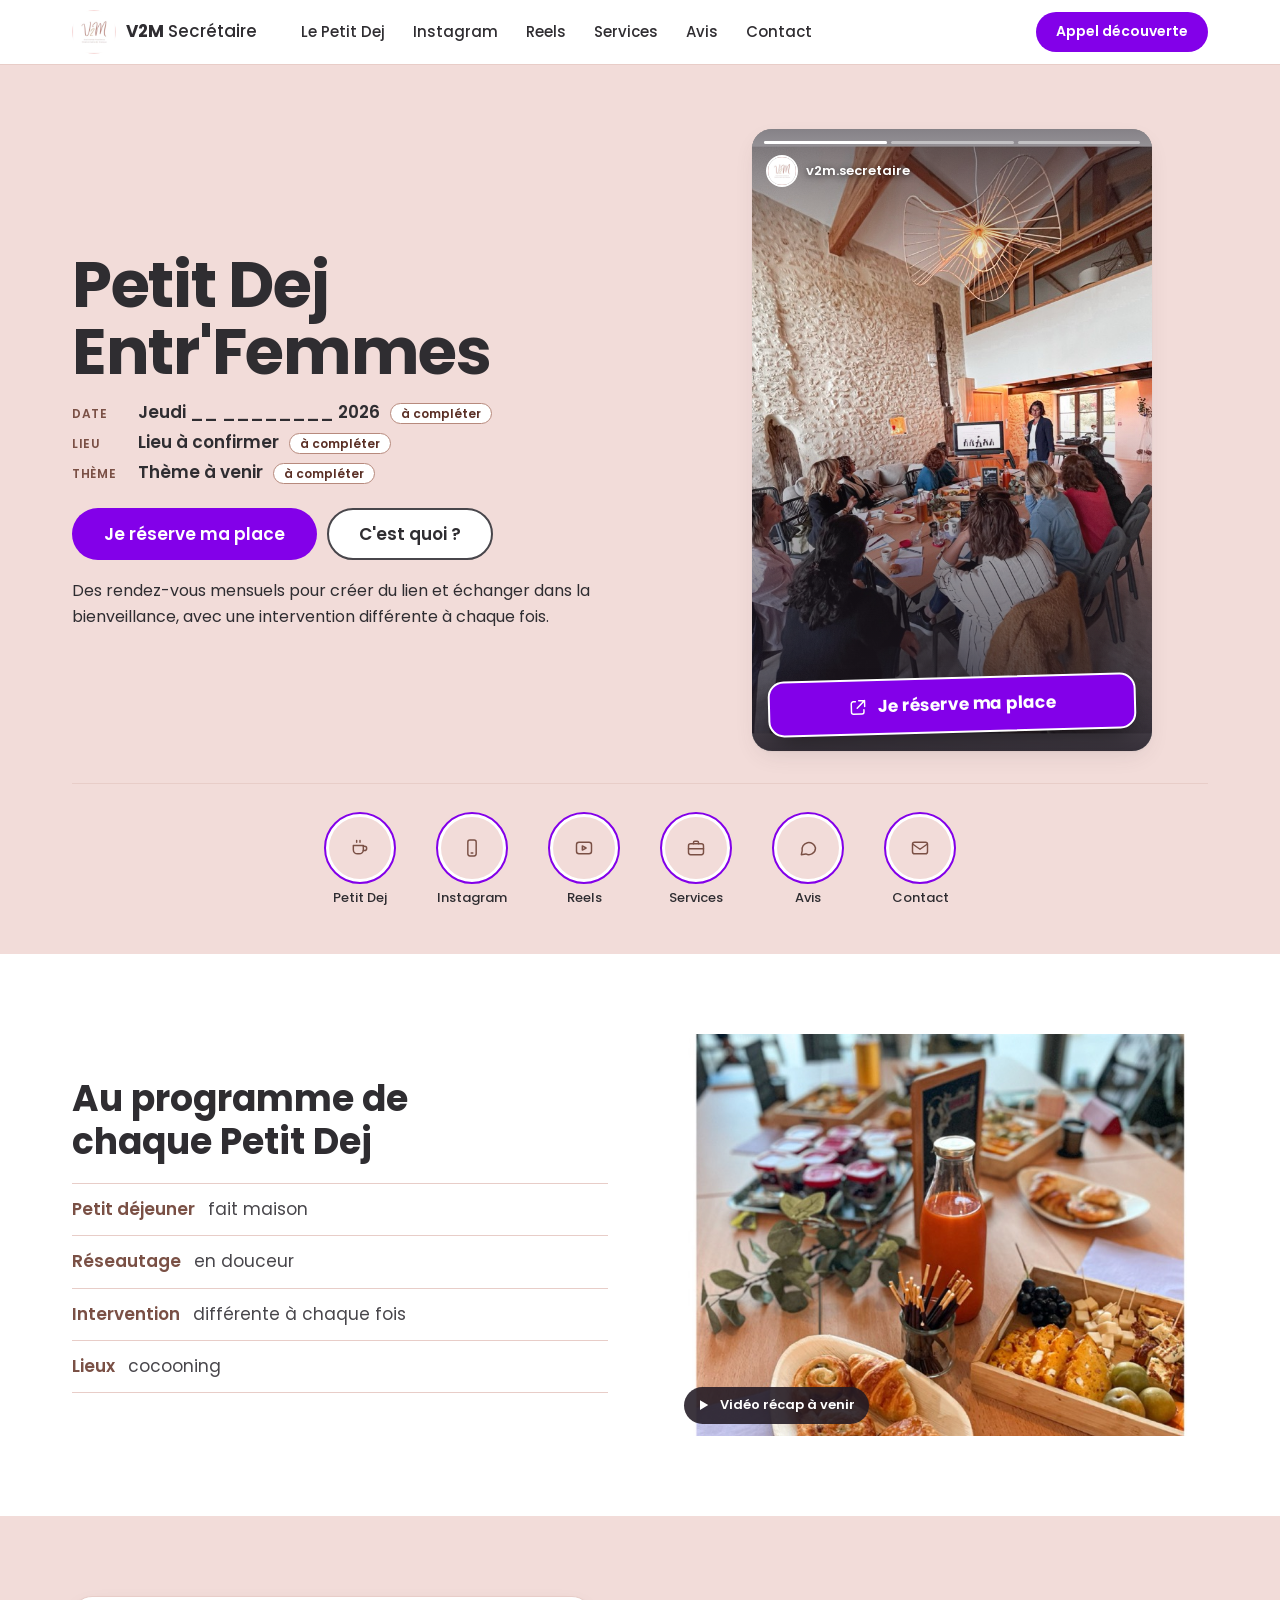
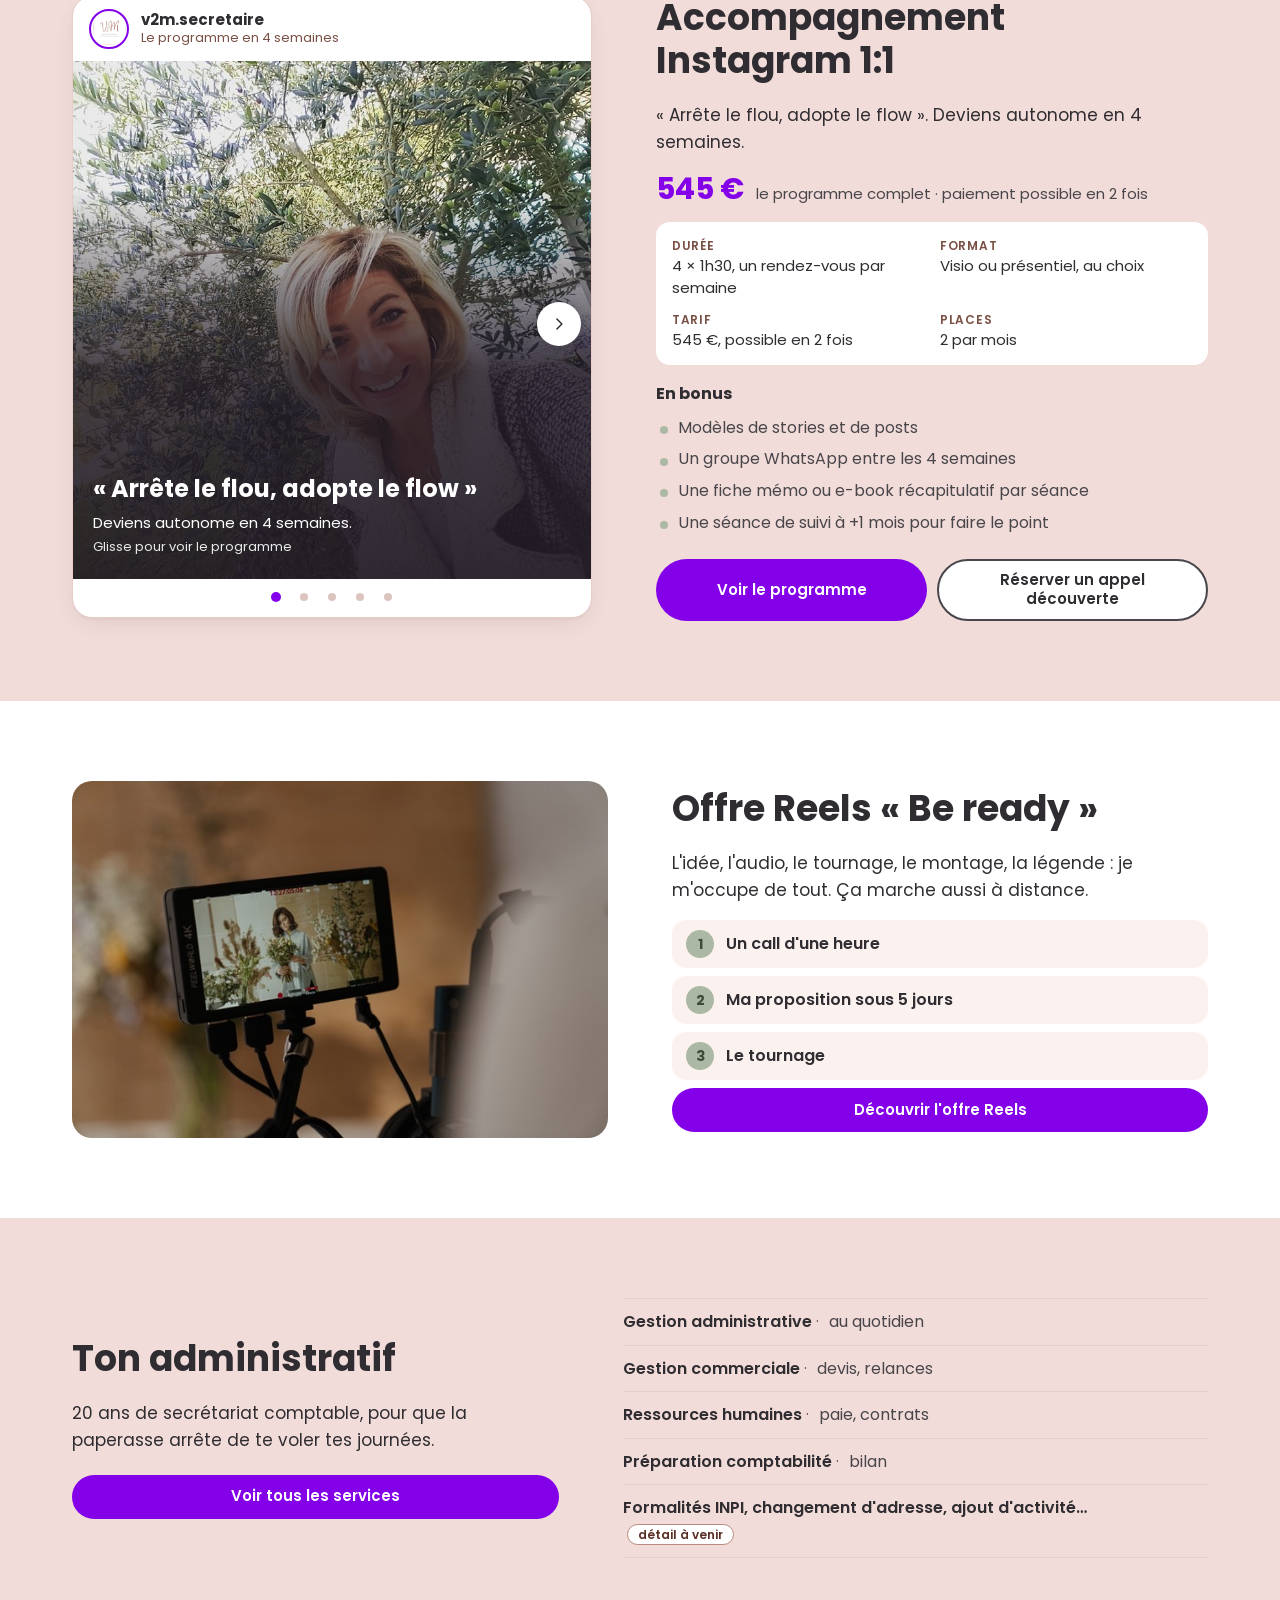
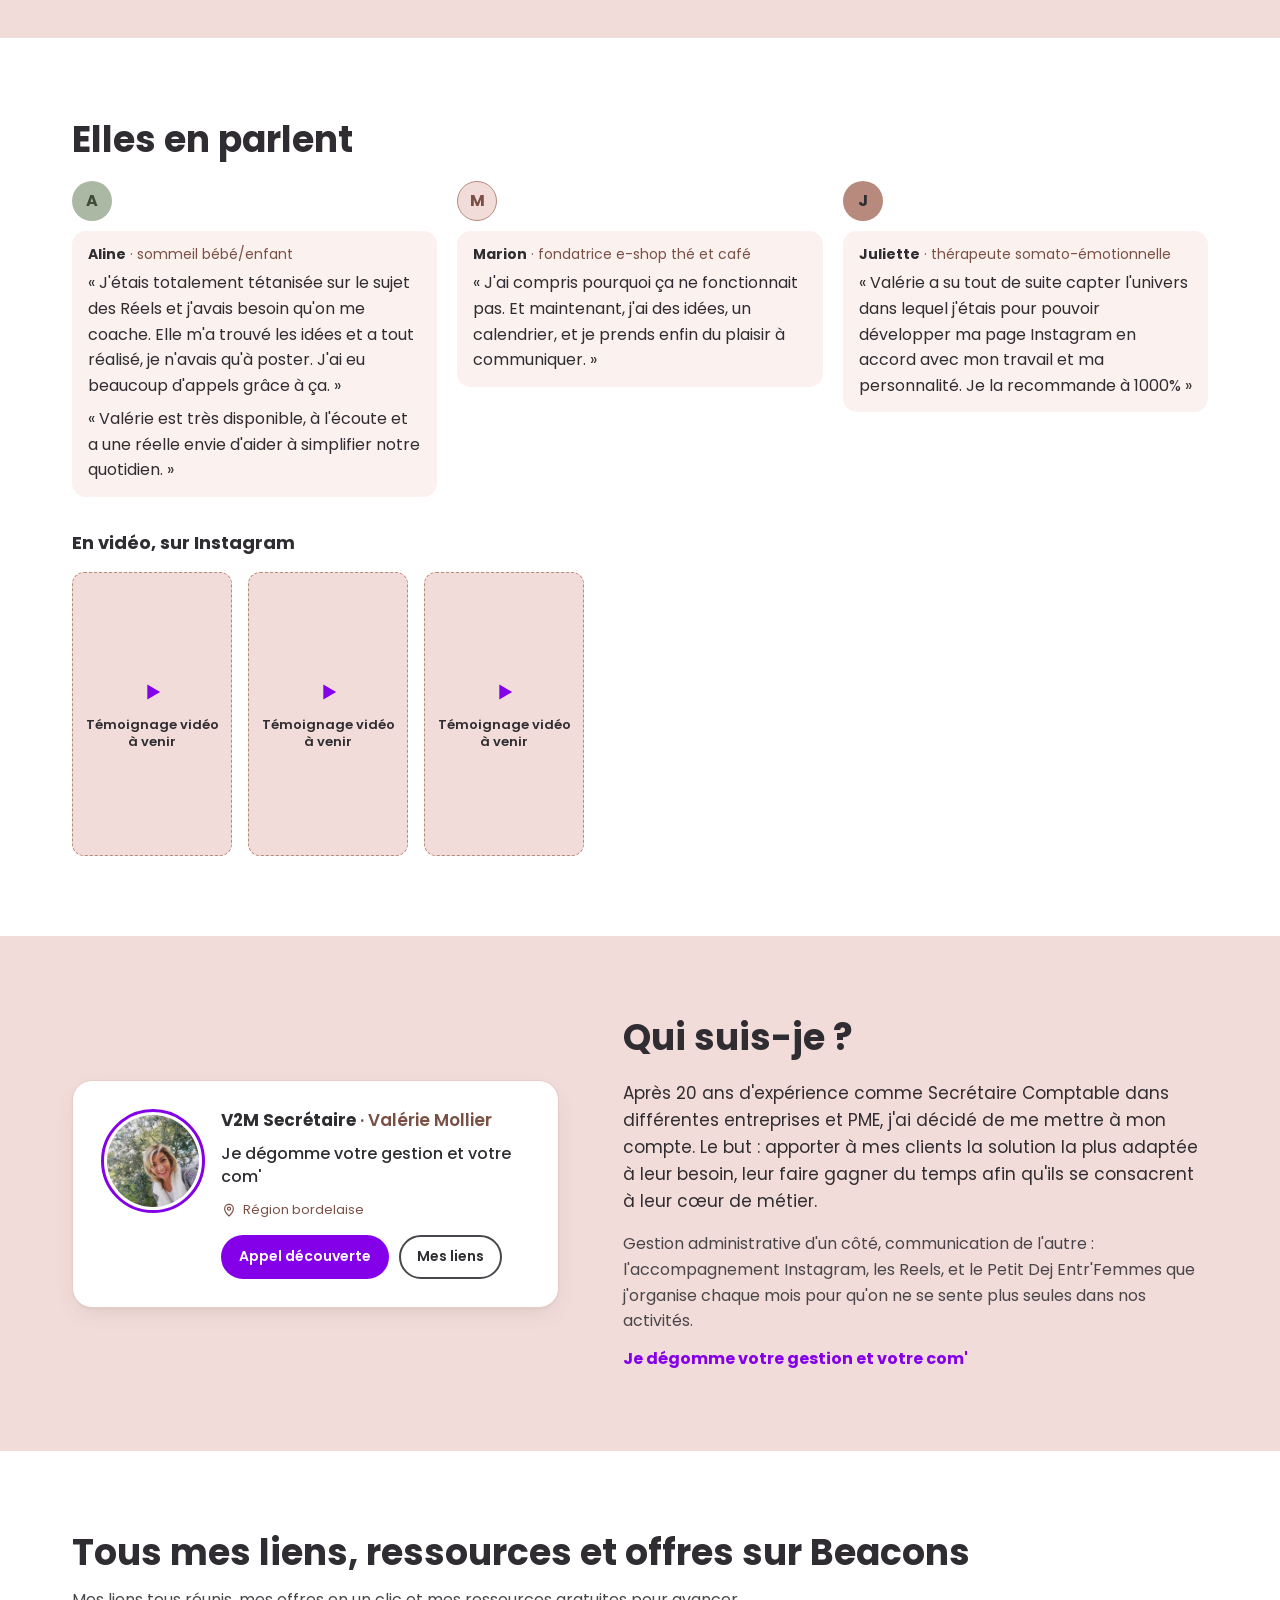
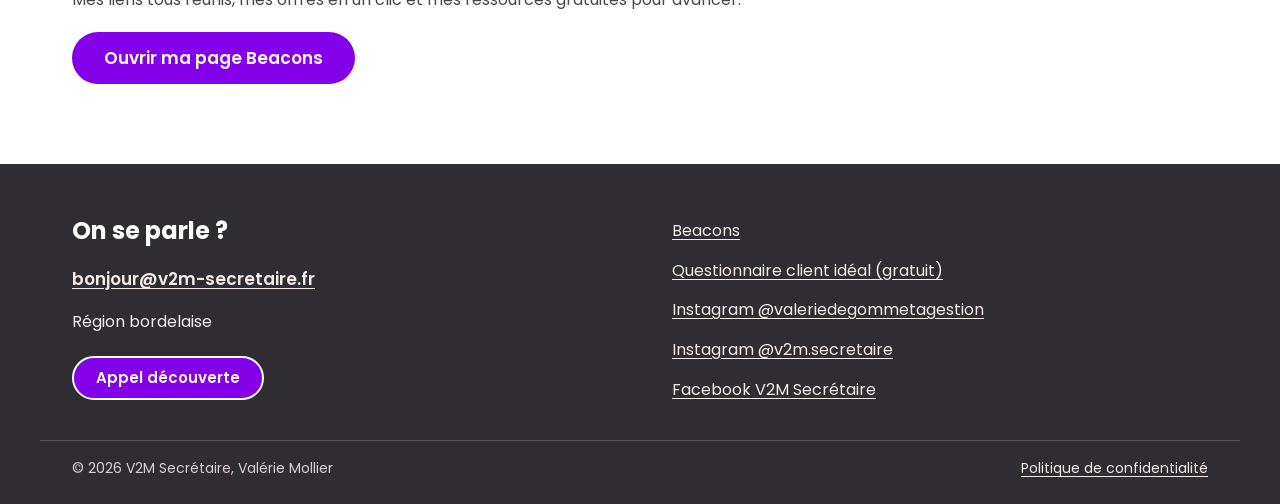
<file: v3/index.html>
<!doctype html>
<html lang="fr">
<head>
  <meta charset="utf-8">
  <meta name="viewport" content="width=device-width, initial-scale=1">
  <title>V2M Secrétaire | Petit Dej Entr'Femmes, Instagram, Reels et secrétariat à Bordeaux</title>
  <meta name="description" content="Valérie Mollier, secrétaire comptable en région bordelaise : le Petit Dej Entr'Femmes du mois, l'accompagnement Instagram en 4 semaines, les Reels clés en main et ton administratif.">
  <meta name="theme-color" content="#f2dcd9">
  <link rel="icon" type="image/jpeg" href="../assets/img/web/logo-v2m.jpg">
  <link rel="apple-touch-icon" href="../assets/img/web/logo-v2m.jpg">

  <meta property="og:type" content="website">
  <meta property="og:locale" content="fr_FR">
  <meta property="og:site_name" content="V2M Secrétaire">
  <meta property="og:title" content="V2M Secrétaire | Je dégomme votre gestion et votre com'">
  <meta property="og:description" content="Petit Dej Entr'Femmes, accompagnement Instagram en 4 semaines, Reels clés en main et services administratifs en région bordelaise.">
  <meta property="og:image" content="../assets/img/web/petit-dej-ambiance.jpg">
  <meta name="twitter:card" content="summary_large_image">

  <link rel="preload" href="../assets/fonts/Poppins-600.woff2" as="font" type="font/woff2" crossorigin>
  <link rel="stylesheet" href="style.css">
</head>
<body>

  <!-- Icon sprite: one consistent 1.75 stroke set, drawn for this page -->
  <svg width="0" height="0" style="position:absolute" aria-hidden="true" focusable="false">
    <defs>
      <symbol id="i-cup" viewBox="0 0 24 24"><path d="M4 9h12v5a5 5 0 0 1-5 5h-2a5 5 0 0 1-5-5V9z"/><path d="M16 10h1.5a2.5 2.5 0 0 1 0 5H16"/><path d="M8 3v2M12 3v2"/></symbol>
      <symbol id="i-phone" viewBox="0 0 24 24"><rect x="7" y="2.5" width="10" height="19" rx="2.5"/><path d="M11 18h2"/></symbol>
      <symbol id="i-reel" viewBox="0 0 24 24"><rect x="3" y="5" width="18" height="14" rx="3"/><path d="M10 9.5v5l4.5-2.5z"/></symbol>
      <symbol id="i-brief" viewBox="0 0 24 24"><rect x="3" y="7" width="18" height="13" rx="2.5"/><path d="M9 7V5.5A1.5 1.5 0 0 1 10.5 4h3A1.5 1.5 0 0 1 15 5.5V7M3 13h18"/></symbol>
      <symbol id="i-chat" viewBox="0 0 24 24"><path d="M21 12a8 8 0 0 1-11.6 7.1L4 20l1-4.6A8 8 0 1 1 21 12z"/></symbol>
      <symbol id="i-mail" viewBox="0 0 24 24"><rect x="3" y="5" width="18" height="14" rx="2.5"/><path d="m3.5 7.5 8.5 6 8.5-6"/></symbol>
      <symbol id="i-pin" viewBox="0 0 24 24"><path d="M12 21s6.5-5.8 6.5-11a6.5 6.5 0 0 0-13 0c0 5.2 6.5 11 6.5 11z"/><circle cx="12" cy="10" r="2.3"/></symbol>
      <symbol id="i-prev" viewBox="0 0 24 24"><path d="m14.5 6-6 6 6 6"/></symbol>
      <symbol id="i-next" viewBox="0 0 24 24"><path d="m9.5 6 6 6-6 6"/></symbol>
      <symbol id="i-ext" viewBox="0 0 24 24"><path d="M9 5H6.5A2.5 2.5 0 0 0 4 7.5v10A2.5 2.5 0 0 0 6.5 20h10a2.5 2.5 0 0 0 2.5-2.5V15M13 4h7v7M20 4l-9 9"/></symbol>
      <symbol id="i-play" viewBox="0 0 24 24"><path d="M8 5.5v13l11-6.5z" fill="currentColor" stroke="none"/></symbol>
    </defs>
  </svg>

  <a class="skip" href="#contenu">Aller au contenu</a>

  <header class="topbar" id="top">
    <div class="wrap topbar__in">
      <a class="brand" href="#top" aria-label="V2M Secrétaire, accueil">
        <img src="../assets/img/web/logo-v2m.jpg" width="44" height="44" alt="">
        <span class="brand__name">V2M<span> Secrétaire</span></span>
      </a>
      <nav class="nav" id="menu" aria-label="Navigation principale">
        <ul>
          <li><a href="#petit-dej">Le Petit Dej</a></li>
          <li><a href="#instagram">Instagram</a></li>
          <li><a href="#reels">Reels</a></li>
          <li><a href="#services">Services</a></li>
          <li><a href="#avis">Avis</a></li>
          <li><a href="#contact">Contact</a></li>
        </ul>
      </nav>
      <a class="btn btn--solid btn--sm" href="https://calendly.com/v2m-secretaire/rdv" target="_blank" rel="noopener">Appel découverte<span class="sr"> (nouvelle fenêtre)</span></a>
      <button class="burger" type="button" aria-expanded="false" aria-controls="menu" aria-label="Ouvrir le menu">
        <svg viewBox="0 0 24 24" width="24" height="24" aria-hidden="true" focusable="false"><path d="M4 7h16"/><path d="M4 12h16"/><path d="M4 17h16"/></svg>
      </button>
    </div>
  </header>

  <main id="contenu">

    <!-- ============ 1. Hero: Petit Dej du mois ============ -->
    <section class="sec sec--blush hero" id="petit-dej" aria-labelledby="hero-title">
      <div class="wrap hero__grid">
        <div class="hero__text">
          <h1 class="hero__title" id="hero-title">Petit Dej Entr'Femmes</h1>

          <!-- ================================================================
               A COMPLETER CHAQUE MOIS : date, lieu et thème de la prochaine édition.
               Remplacer uniquement le texte à l'intérieur des balises <span class="fill">
               puis supprimer les <span class="todo">à compléter</span> correspondants.
               ================================================================ -->
          <div class="plat" role="group" aria-label="Prochaine édition">
            <p><span class="plat__k">Date</span><span class="fill">Jeudi __ ________ 2026</span> <span class="todo">à compléter</span></p>
            <p><span class="plat__k">Lieu</span><span class="fill">Lieu à confirmer</span> <span class="todo">à compléter</span></p>
            <p><span class="plat__k">Thème</span><span class="fill">Thème à venir</span> <span class="todo">à compléter</span></p>
          </div>
          <!-- ================= fin du bloc à compléter ================= -->

          <div class="cta-row cta-row--hero">
            <a class="btn btn--solid btn--lg" href="https://www.billetweb.fr/petit-dej-entrfemmes-a-cadaujac" target="_blank" rel="noopener">Je réserve ma place<span class="sr"> (billetterie Billetweb, nouvelle fenêtre)</span></a>
            <a class="btn btn--line btn--lg" href="#concept">C'est quoi ?</a>
          </div>
          <p class="hero__concept">Des rendez-vous mensuels pour créer du lien et échanger dans la bienveillance, avec une intervention différente à chaque fois.</p>
        </div>

        <div class="story">
          <img class="story__img" src="../assets/img/web/petit-dej-ambiance.jpg" width="750" height="1000" alt="Participantes réunies autour de Valérie lors d'un Petit Dej Entr'Femmes, dans un salon chaleureux.">
          <div class="story__scrim" aria-hidden="true"></div>
          <div class="story__bars" aria-hidden="true"><i class="is-on"></i><i></i><i></i></div>
          <div class="story__who">
            <img src="../assets/img/web/logo-v2m.jpg" width="32" height="32" alt="">
            <span>v2m.secretaire</span>
          </div>
          <a class="sticker" href="https://www.billetweb.fr/petit-dej-entrfemmes-a-cadaujac" target="_blank" rel="noopener">
            <svg class="ico" aria-hidden="true"><use href="#i-ext"/></svg>
            <span>Je réserve ma place<span class="sr"> (billetterie Billetweb, nouvelle fenêtre)</span></span>
          </a>
        </div>
      </div>

      <div class="wrap">
      <nav class="hl" aria-label="Raccourcis vers les sections">
        <ul class="hl__list">
          <li><a class="hl__a" href="#petit-dej"><span class="hl__ring"><span class="hl__in"><svg class="ico" aria-hidden="true"><use href="#i-cup"/></svg></span></span><span class="hl__lbl">Petit Dej</span></a></li>
          <li><a class="hl__a" href="#instagram"><span class="hl__ring"><span class="hl__in"><svg class="ico" aria-hidden="true"><use href="#i-phone"/></svg></span></span><span class="hl__lbl">Instagram</span></a></li>
          <li><a class="hl__a" href="#reels"><span class="hl__ring"><span class="hl__in"><svg class="ico" aria-hidden="true"><use href="#i-reel"/></svg></span></span><span class="hl__lbl">Reels</span></a></li>
          <li><a class="hl__a" href="#services"><span class="hl__ring"><span class="hl__in"><svg class="ico" aria-hidden="true"><use href="#i-brief"/></svg></span></span><span class="hl__lbl">Services</span></a></li>
          <li><a class="hl__a" href="#avis"><span class="hl__ring"><span class="hl__in"><svg class="ico" aria-hidden="true"><use href="#i-chat"/></svg></span></span><span class="hl__lbl">Avis</span></a></li>
          <li><a class="hl__a" href="#contact"><span class="hl__ring"><span class="hl__in"><svg class="ico" aria-hidden="true"><use href="#i-mail"/></svg></span></span><span class="hl__lbl">Contact</span></a></li>
        </ul>
      </nav>
      </div>
    </section>

    <!-- ============ 2. Concept + photo ============ -->
    <section class="sec sec--white" id="concept" aria-labelledby="concept-title">
      <div class="wrap two">
        <div>
          <h2 class="sec-title" id="concept-title">Au programme de chaque Petit Dej</h2>
          <ul class="facts">
            <li><b>Petit déjeuner</b> fait maison</li>
            <li><b>Réseautage</b> en douceur</li>
            <li><b>Intervention</b> différente à chaque fois</li>
            <li><b>Lieux</b> cocooning</li>
          </ul>
        </div>
        <figure class="pd__photo">
          <img src="../assets/img/web/petit-dej-fev26.jpg" width="750" height="1000" loading="lazy" alt="Table du petit déjeuner fait maison, préparée pour l'édition de février 2026.">
          <!-- Video slot: replace this div with a <a> or <button> opening the recap video once it exists -->
          <div class="play" role="img" aria-label="Vidéo récap à venir">
            <svg class="ico" aria-hidden="true"><use href="#i-play"/></svg>
            <span>Vidéo récap à venir</span>
          </div>
        </figure>
      </div>
    </section>

    <!-- ============ 3. Accompagnement Instagram ============ -->
    <section class="sec sec--blush" id="instagram" aria-labelledby="ig-title">
      <div class="wrap ig">
        <article class="post">
          <header class="post__head">
            <img src="../assets/img/web/logo-v2m.jpg" width="40" height="40" alt="">
            <div>
              <p class="post__title">v2m.secretaire</p>
              <p class="post__sub">Le programme en 4 semaines</p>
            </div>
          </header>
        <div class="carousel" data-carousel>
          <div class="carousel__track" tabindex="0" role="region" aria-roledescription="carrousel" aria-label="Le programme en 4 semaines : faites défiler">
            <div class="slide slide--cover" role="group" aria-roledescription="diapositive" aria-label="1 sur 5">
              <img src="../assets/img/web/valerie.jpg" width="800" height="800" loading="lazy" alt="">
              <div class="slide__scrim" aria-hidden="true"></div>
              <div class="slide__txt">
                <p class="slide__big">« Arrête le flou, adopte le flow »</p>
                <p class="slide__small">Deviens autonome en 4 semaines. <span class="swipe">Glisse pour voir le programme</span></p>
              </div>
            </div>
            <div class="slide slide--w" role="group" aria-roledescription="diapositive" aria-label="2 sur 5">
              <p class="slide__wk">Semaine 1</p>
              <h3 class="slide__h">Audit &amp; Diagnostic</h3>
              <p>On pose les bases : ce qui fonctionne, ce qui ne fonctionne pas, ce qui freine ta visibilité.</p>
            </div>
            <div class="slide slide--w" role="group" aria-roledescription="diapositive" aria-label="3 sur 5">
              <p class="slide__wk">Semaine 2</p>
              <h3 class="slide__h">Stratégie &amp; Cible</h3>
              <p>On construit ton message, ta ligne éditoriale, ton identité visuelle. Allez, on organise tout ça.</p>
            </div>
            <div class="slide slide--w" role="group" aria-roledescription="diapositive" aria-label="4 sur 5">
              <p class="slide__wk">Semaine 3</p>
              <h3 class="slide__h">Création de contenu</h3>
              <p>Tu passes à l'action : posts, stories, visuels. Tu reprends la main sur ta communication.</p>
            </div>
            <div class="slide slide--w" role="group" aria-roledescription="diapositive" aria-label="5 sur 5">
              <p class="slide__wk">Semaine 4</p>
              <h3 class="slide__h">Organisation &amp; Reels</h3>
              <p>Tu apprends à planifier, à créer des Reels sans y passer 4h, et surtout à rester constante sans t'épuiser.</p>
            </div>
          </div>
          <!-- Prev/next buttons and dots are injected by main.js; without JS the track still scrolls/swipes -->
        </div>

        </article>
        <div class="ig__col">
          <h2 class="sec-title" id="ig-title">Accompagnement Instagram 1:1</h2>
          <p class="lede">« Arrête le flou, adopte le flow ». Deviens autonome en 4 semaines.</p>
        <div class="ig__txt">
          <p class="price"><b>545 €</b> <span>le programme complet · paiement possible en 2 fois</span></p>
          <dl class="infos">
            <div><dt>Durée</dt><dd>4 × 1h30, un rendez-vous par semaine</dd></div>
            <div><dt>Format</dt><dd>Visio ou présentiel, au choix</dd></div>
            <div><dt>Tarif</dt><dd>545 €, possible en 2 fois</dd></div>
            <div><dt>Places</dt><dd>2 par mois</dd></div>
          </dl>
          <p class="cap__h">En bonus</p>
          <ul class="plain">
            <li>Modèles de stories et de posts</li>
            <li>Un groupe WhatsApp entre les 4 semaines</li>
            <li>Une fiche mémo ou e-book récapitulatif par séance</li>
            <li>Une séance de suivi à +1 mois pour faire le point</li>
          </ul>
          <div class="cta-row">
            <a class="btn btn--solid" href="https://v2msecretaireaccompagnementinstagram.my.canva.site" target="_blank" rel="noopener">Voir le programme<span class="sr"> (nouvelle fenêtre)</span></a>
            <a class="btn btn--line" href="https://calendly.com/v2m-secretaire/rdv" target="_blank" rel="noopener">Réserver un appel découverte<span class="sr"> (nouvelle fenêtre)</span></a>
          </div>
        </div>
        </div>
      </div>
    </section>

    <!-- ============ 4. Offre Reels ============ -->
    <section class="sec sec--white" id="reels" aria-labelledby="reels-title">
      <div class="wrap two">
        <figure class="pic">
          <img src="../assets/img/web/reels.jpg" width="640" height="427" loading="lazy" alt="Tournage d'un Reel avec Valérie pour une cliente entrepreneure.">
        </figure>
        <div class="txt">
          <h2 class="sec-title" id="reels-title">Offre Reels « Be ready »</h2>
          <p class="lede">L'idée, l'audio, le tournage, le montage, la légende : je m'occupe de tout. Ça marche aussi à distance.</p>
          <ol class="steps">
            <li><b>Un call d'une heure</b></li>
            <li><b>Ma proposition sous 5 jours</b></li>
            <li><b>Le tournage</b></li>
          </ol>
          <div class="cta-row"><a class="btn btn--solid" href="https://v2m-secretaire.fr/offre-reels/" target="_blank" rel="noopener">Découvrir l'offre Reels<span class="sr"> (nouvelle fenêtre)</span></a></div>
        </div>
      </div>
    </section>

    <!-- ============ 5. Services administratifs ============ -->
    <section class="sec sec--blush" id="services" aria-labelledby="services-title">
      <div class="wrap two two--services">
        <div class="txt">
          <h2 class="sec-title" id="services-title">Ton administratif</h2>
          <p class="lede">20 ans de secrétariat comptable, pour que la paperasse arrête de te voler tes journées.</p>
          <div class="cta-row"><a class="btn btn--solid" href="https://v2m-secretaire.fr/services/" target="_blank" rel="noopener">Voir tous les services<span class="sr"> (nouvelle fenêtre)</span></a></div>
        </div>
        <ul class="tick tick--white" aria-label="Services administratifs">
          <li><b>Gestion administrative</b> au quotidien</li>
          <li><b>Gestion commerciale</b> devis, relances</li>
          <li><b>Ressources humaines</b> paie, contrats</li>
          <li><b>Préparation comptabilité</b> bilan</li>
          <!-- Admin list to be detailed by the client: edit this row when the final wording arrives -->
          <li class="is-soon"><b>Formalités INPI, changement d'adresse, ajout d'activité…</b> <span class="todo">détail à venir</span></li>
        </ul>
      </div>
    </section>

    <!-- ============ 6. Avis ============ -->
    <section class="sec sec--white" id="avis" aria-labelledby="avis-title">
      <div class="wrap">
        <h2 class="sec-title" id="avis-title">Elles en parlent</h2>
        <ul class="comments">
          <li class="comment">
            <span class="comment__av comment__av--a" aria-hidden="true">A</span>
            <figure class="bubble">
              <figcaption><b>Aline</b> · sommeil bébé/enfant</figcaption>
              <blockquote><p>« J'étais totalement tétanisée sur le sujet des Réels et j'avais besoin qu'on me coache. Elle m'a trouvé les idées et a tout réalisé, je n'avais qu'à poster. J'ai eu beaucoup d'appels grâce à ça. »</p><p>« Valérie est très disponible, à l'écoute et a une réelle envie d'aider à simplifier notre quotidien. »</p></blockquote>
            </figure>
          </li>
          <li class="comment">
            <span class="comment__av comment__av--m" aria-hidden="true">M</span>
            <figure class="bubble">
              <figcaption><b>Marion</b> · fondatrice e-shop thé et café</figcaption>
              <blockquote><p>« J'ai compris pourquoi ça ne fonctionnait pas. Et maintenant, j'ai des idées, un calendrier, et je prends enfin du plaisir à communiquer. »</p></blockquote>
            </figure>
          </li>
          <li class="comment">
            <span class="comment__av comment__av--j" aria-hidden="true">J</span>
            <figure class="bubble">
              <figcaption><b>Juliette</b> · thérapeute somato-émotionnelle</figcaption>
              <blockquote><p>« Valérie a su tout de suite capter l'univers dans lequel j'étais pour pouvoir développer ma page Instagram en accord avec mon travail et ma personnalité. Je la recommande à 1000% »</p></blockquote>
            </figure>
          </li>
        </ul>

      <h3 class="sub-title">En vidéo, sur Instagram</h3>
        <!--
          Video testimonial slots (9:16). To use an Instagram embed or link, replace the
          whole <a class="vslot"> below with the official embed code, or just point its
          href to the reel URL and edit the label text.
        -->
        <ul class="vgrid">
          <li><a class="vslot" href="https://www.instagram.com/valeriedegommetagestion/" target="_blank" rel="noopener" aria-label="Témoignage vidéo à venir, voir le compte Instagram (nouvelle fenêtre)">
            <svg class="ico" aria-hidden="true"><use href="#i-play"/></svg><span>Témoignage vidéo à venir</span></a></li>
          <li><a class="vslot" href="https://www.instagram.com/valeriedegommetagestion/" target="_blank" rel="noopener" aria-label="Témoignage vidéo à venir, voir le compte Instagram (nouvelle fenêtre)">
            <svg class="ico" aria-hidden="true"><use href="#i-play"/></svg><span>Témoignage vidéo à venir</span></a></li>
          <li><a class="vslot" href="https://www.instagram.com/valeriedegommetagestion/" target="_blank" rel="noopener" aria-label="Témoignage vidéo à venir, voir le compte Instagram (nouvelle fenêtre)">
            <svg class="ico" aria-hidden="true"><use href="#i-play"/></svg><span>Témoignage vidéo à venir</span></a></li>
        </ul>
      </div>
    </section>

    <!-- ============ 7. Qui suis-je + profile band ============ -->
    <section class="sec sec--blush" id="qui" aria-labelledby="about-title">
      <div class="wrap about">
        <div class="profile">
          <img class="avatar" src="../assets/img/web/valerie.jpg" width="120" height="120" loading="lazy" alt="Portrait de Valérie Mollier, fondatrice de V2M Secrétaire.">
          <div class="profile__txt">
            <p class="profile__name">V2M Secrétaire <span>· Valérie Mollier</span></p>
            <p class="profile__bio">Je dégomme votre gestion et votre com'</p>
            <p class="profile__meta"><svg class="ico" aria-hidden="true"><use href="#i-pin"/></svg>Région bordelaise</p>
            <div class="profile__btns">
              <a class="btn btn--solid" href="https://calendly.com/v2m-secretaire/rdv" target="_blank" rel="noopener">Appel découverte<span class="sr"> (nouvelle fenêtre)</span></a>
              <a class="btn btn--line" href="https://beacons.ai/v2m.secretaire" target="_blank" rel="noopener">Mes liens<span class="sr"> (Beacons, nouvelle fenêtre)</span></a>
            </div>
          </div>
        </div>
        <div class="txt">
          <h2 class="sec-title" id="about-title">Qui suis-je ?</h2>
          <p class="lede">Après 20 ans d'expérience comme Secrétaire Comptable dans différentes entreprises et PME, j'ai décidé de me mettre à mon compte. Le but&nbsp;: apporter à mes clients la solution la plus adaptée à leur besoin, leur faire gagner du temps afin qu'ils se consacrent à leur cœur de métier.</p>
          <p>Gestion administrative d'un côté, communication de l'autre : l'accompagnement Instagram, les Reels, et le Petit Dej Entr'Femmes que j'organise chaque mois pour qu'on ne se sente plus seules dans nos activités.</p>
          <p class="tagline">Je dégomme votre gestion et votre com'</p>
        </div>
      </div>
    </section>

    <!-- ============ 8. Beacons ============ -->
    <section class="sec sec--white" aria-labelledby="beacons-title">
      <div class="wrap beacons">
        <h2 class="sec-title" id="beacons-title">Tous mes liens, ressources et offres sur Beacons</h2>
        <p>Mes liens tous réunis, mes offres en un clic et mes ressources gratuites pour avancer.</p>
        <a class="btn btn--solid btn--lg" href="https://beacons.ai/v2m.secretaire" target="_blank" rel="noopener">Ouvrir ma page Beacons<span class="sr"> (nouvelle fenêtre)</span></a>
      </div>
    </section>
  </main>

  <!-- ============ Footer ============ -->
  <footer class="foot" id="contact">
    <div class="wrap foot__in">
      <div class="foot__col">
        <h2 class="foot__h">On se parle ?</h2>
        <p><a class="mail" href="mailto:bonjour@v2m-secretaire.fr">bonjour@v2m-secretaire.fr</a></p>
        <p>Région bordelaise</p>
        <p><a class="btn btn--solid" href="https://calendly.com/v2m-secretaire/rdv" target="_blank" rel="noopener">Appel découverte<span class="sr"> (nouvelle fenêtre)</span></a></p>
      </div>
      <ul class="foot__links" aria-label="Liens utiles">
        <li><a href="https://beacons.ai/v2m.secretaire" target="_blank" rel="noopener">Beacons<span class="sr"> (nouvelle fenêtre)</span></a></li>
        <li><a href="https://v2m-secretaire.fr/freebie/" target="_blank" rel="noopener">Questionnaire client idéal (gratuit)<span class="sr"> (nouvelle fenêtre)</span></a></li>
        <li><a href="https://www.instagram.com/valeriedegommetagestion/" target="_blank" rel="noopener">Instagram @valeriedegommetagestion<span class="sr"> (nouvelle fenêtre)</span></a></li>
        <li><a href="https://www.instagram.com/v2m.secretaire/" target="_blank" rel="noopener">Instagram @v2m.secretaire<span class="sr"> (nouvelle fenêtre)</span></a></li>
        <li><a href="https://www.facebook.com/V2M-Secrétaire-107651968399653" target="_blank" rel="noopener">Facebook V2M Secrétaire<span class="sr"> (nouvelle fenêtre)</span></a></li>
      </ul>
    </div>
    <div class="wrap foot__legal">
      <p>© <span id="year">2026</span> V2M Secrétaire, Valérie Mollier</p>
      <p><a href="https://v2m-secretaire.fr/politique-de-confidentialite/" target="_blank" rel="noopener">Politique de confidentialité<span class="sr"> (nouvelle fenêtre)</span></a></p>
    </div>
  </footer>

  <script src="main.js" defer></script>
</body>
</html>
</file>
<file: assets/css/style.css>
/* V2M Secrétaire, V1 "Franc-Parler": consultant poster, colour blocks, uppercase statements,
   in the brand's original palette (v2m-secretaire.fr + logo).
   Mobile first. Every colour is a custom property on :root; components read ground variables. */

@font-face { font-family: "Bricolage Grotesque"; src: url("../fonts/BricolageGrotesque.woff2") format("woff2"); font-weight: 200 800; font-stretch: 75% 100%; font-display: swap; }
@font-face { font-family: "Hanken Grotesk"; src: url("../fonts/HankenGrotesk.woff2") format("woff2"); font-weight: 400 700; font-display: swap; }

:root {
  /* brand palette, exactly as on v2m-secretaire.fr and the logo: no derived hues */
  --blush: #f2dcd9;        /* logo frame, live-site light field */
  --rose: #b78a7d;         /* logo lettering, live-site hero: hero panel and slogan band; white on it for large text only (3.02) */
  --rose-text: #7a5045;    /* text-safe vieux rose: headings on light grounds (5.23 blush / 6.86 white), footer field */
  --caramel: #caa98a;      /* logo "2": highlighter marker, accent ink on ink for large text (4.24), marquee band */
  --violet: #8300e9;       /* live-site CTA: action only */
  --violet-dark: #6a00bd;  /* hover of violet actions */
  --ink: #48464b;          /* live-site text: body text and the dark field */
  --sage: #abb9a4;         /* reviews field only (ink 4.53) */
  --white: #ffffff;

  /* default (light) ground variables */
  --bg: var(--blush);
  --fg: var(--ink);
  --fg-dim: var(--ink);
  --head: var(--rose-text);
  --accent: var(--rose-text);
  --line: rgb(122 80 69 / 0.24);
  --focus: var(--violet);

  --f-display: "Bricolage Grotesque", "Arial Narrow", system-ui, sans-serif;
  --f-body: "Hanken Grotesk", system-ui, -apple-system, "Segoe UI", sans-serif;

  --gutter: 16px;
  --section: 72px;
  --r-panel: 28px;
  --r-card: 20px;
  --r-ctl: 6px;
  --ease: cubic-bezier(0.16, 1, 0.3, 1);
}
@media (min-width: 640px) { :root { --gutter: 24px; } }
@media (min-width: 960px) { :root { --gutter: 32px; --section: 112px; } }

/* ---------- base ---------- */
*, *::before, *::after { box-sizing: border-box; }
html { -webkit-text-size-adjust: 100%; scroll-behavior: smooth; scroll-padding-top: 80px; scrollbar-color: var(--rose) var(--blush); }
body {
  margin: 0; background: var(--blush); color: var(--ink);
  font-family: var(--f-body); font-size: 1.0625rem; line-height: 1.6;
  -webkit-font-smoothing: antialiased; text-rendering: optimizeLegibility;
  overflow-x: clip;
}
img { display: block; max-width: 100%; height: auto; }
a { color: inherit; }
p, h1, h2, h3, figure, blockquote, dl, dd, ul, ol { margin: 0; }
ul, ol { padding: 0; list-style: none; }
b, strong { font-weight: 700; }
::selection { background: var(--caramel); color: var(--ink); }
:focus-visible { outline: 3px solid var(--focus); outline-offset: 3px; border-radius: 4px; }
.sr { position: absolute; width: 1px; height: 1px; padding: 0; margin: -1px; overflow: hidden; clip: rect(0 0 0 0); white-space: nowrap; border: 0; }
.skip { position: absolute; left: 12px; top: -60px; z-index: 100; background: var(--violet); color: var(--white); padding: 10px 16px; border-radius: var(--r-ctl); font-weight: 700; text-decoration: none; }
.skip:focus { top: 12px; }
.wrap { width: 100%; max-width: 1240px; margin-inline: auto; padding-inline: var(--gutter); }

/* ---------- grounds ---------- */
/* ink field: blush 7.11, white 9.32, caramel 4.24 (large text only) */
.field {
  --bg: var(--ink); --fg: var(--blush); --fg-dim: var(--blush); --head: var(--white);
  --accent: var(--caramel); --line: rgb(242 220 217 / 0.26); --focus: var(--caramel);
  background: var(--bg); color: var(--fg);
}
/* rosewood field (footer): blush 5.23, white 6.86 */
.field--rosewood { --bg: var(--rose-text); --line: rgb(242 220 217 / 0.3); --focus: var(--white); }

/* ---------- type ---------- */
.display {
  font-family: var(--f-display); font-weight: 800; text-transform: uppercase;
  font-variation-settings: "opsz" 96; letter-spacing: -0.02em; line-height: 0.92;
  color: var(--head); text-wrap: balance;
}
.h-section { font-size: clamp(2.25rem, 8.6vw, 4.6rem); }
.h-small { font-family: var(--f-display); font-weight: 800; text-transform: uppercase; font-size: 1.5rem; line-height: 1; letter-spacing: -0.01em; color: var(--head); }
.h-center { text-align: center; margin-inline: auto; }
.lede { font-size: clamp(1.15rem, 2.4vw, 1.35rem); line-height: 1.45; color: var(--fg); max-width: 40ch; }
.lede--center { text-align: center; margin-inline: auto; }

/* highlighter: caramel marker under the key word, swept in once */
.hl {
  background-image: linear-gradient(var(--caramel), var(--caramel));
  background-repeat: no-repeat; background-position: 0 88%; background-size: 100% 0.32em;
  padding-inline: 0.06em; margin-inline: -0.06em;
  -webkit-box-decoration-break: clone; box-decoration-break: clone;
}
.js .hl[data-hl] { background-size: 0% 0.32em; transition: background-size 0.9s var(--ease) 0.15s; }
.js .hl[data-hl].is-in { background-size: 100% 0.32em; }
.hl-ink { color: var(--accent); }
s { text-decoration-thickness: 0.09em; text-decoration-color: var(--ink); color: var(--rose-text); }

/* ---------- buttons & links ---------- */
.btn {
  display: inline-flex; align-items: center; justify-content: center; gap: 10px;
  min-height: 52px; padding: 0 26px; border-radius: var(--r-ctl); border: 2px solid transparent;
  font-family: var(--f-display); font-weight: 700; font-size: 0.95rem; letter-spacing: 0.05em;
  text-transform: uppercase; text-decoration: none; text-align: center; line-height: 1.15;
  transition: background-color 0.2s var(--ease), color 0.2s var(--ease), border-color 0.2s var(--ease), transform 0.2s var(--ease);
}
.btn:active { transform: translateY(1px); }
.btn--lg { min-height: 60px; padding: 0 32px; font-size: 1rem; }
.btn--sm { min-height: 40px; padding: 0 14px; font-size: 0.78rem; letter-spacing: 0.06em; }
.btn--primary { background: var(--violet); color: var(--white); }
.btn--primary:hover { background: var(--violet-dark); }
.btn--light { background: var(--white); color: var(--violet); }
.btn--light:hover { background: var(--blush); color: var(--violet-dark); }
/* live-site button: blush with violet label and a white 2px border (5.10; hover 8.95) */
.btn--soft { background: var(--blush); color: var(--violet); border-color: var(--white); }
.btn--soft:hover { background: var(--white); color: var(--violet-dark); }
.btn--outline { border-color: var(--fg); color: var(--fg); background: transparent; }
.btn--outline:hover { background: var(--fg); color: var(--bg); }

.link {
  font-weight: 700; color: var(--fg); text-decoration: underline; text-decoration-thickness: 2px;
  text-underline-offset: 6px; text-decoration-color: var(--accent);
  transition: text-decoration-color 0.2s var(--ease), color 0.2s var(--ease);
}
.link:hover { color: var(--accent); }

/* placeholders: visibly marked */
.fill { text-decoration: underline dashed var(--rose); text-decoration-thickness: 2px; text-underline-offset: 0.3em; }
.todo {
  display: inline-block; vertical-align: middle; margin-left: 10px;
  padding: 3px 10px; border-radius: 999px;
  background: var(--white); color: var(--rose-text); border: 1px solid var(--rose);
  font: 700 0.7rem/1.3 var(--f-body); letter-spacing: 0.08em; text-transform: uppercase;
  white-space: nowrap;
}

/* ---------- announcement bar ---------- */
.annonce {
  display: flex; flex-wrap: wrap; justify-content: center; align-items: center; gap: 4px 16px;
  padding: 9px var(--gutter); background: var(--ink); color: var(--blush);
  font-size: 0.72rem; font-weight: 600; letter-spacing: 0.06em; text-transform: uppercase; text-align: center;
}
.annonce__long { display: none; }
@media (min-width: 640px) { .annonce { font-size: 0.8rem; } .annonce__long { display: inline; } }
.annonce__date { color: var(--white); }
.annonce a {
  display: inline-flex; align-items: center; gap: 6px; color: var(--white); font-weight: 700;
  text-decoration: underline; text-decoration-color: var(--caramel); text-decoration-thickness: 2px; text-underline-offset: 4px; --focus: var(--caramel);
}
.annonce a:hover { color: var(--caramel); }
.annonce svg { fill: none; stroke: currentColor; stroke-width: 2; stroke-linecap: round; stroke-linejoin: round; }

/* ---------- header ---------- */
.topbar { position: sticky; top: 0; z-index: 50; background: var(--blush); border-bottom: 1px solid var(--line); }
.topbar__in { display: flex; align-items: center; gap: 10px; min-height: 68px; }
.brand { display: inline-flex; align-items: center; gap: 10px; text-decoration: none; margin-right: auto; }
.brand img { width: 44px; height: 44px; border-radius: 50%; border: 2px solid var(--rose); }
.brand__name { font-family: var(--f-display); font-weight: 800; text-transform: uppercase; font-size: 1.15rem; letter-spacing: -0.01em; color: var(--rose-text); }
.brand__name span { display: none; }
@media (min-width: 640px) { .brand__name span { display: inline; } }

.burger {
  width: 44px; height: 44px; display: grid; place-items: center; border-radius: var(--r-ctl);
  background: transparent; border: 2px solid var(--rose-text); color: var(--rose-text); cursor: pointer;
}
.burger svg { fill: none; stroke: currentColor; stroke-width: 2.2; stroke-linecap: round; }
.burger path { transition: transform 0.25s var(--ease), opacity 0.2s; transform-origin: 12px 12px; }
.burger[aria-expanded="true"] .b1 { transform: translateY(5px) rotate(45deg); }
.burger[aria-expanded="true"] .b2 { opacity: 0; }
.burger[aria-expanded="true"] .b3 { transform: translateY(-5px) rotate(-45deg); }

.nav { position: absolute; left: 0; right: 0; top: 100%; background: var(--blush); border-bottom: 4px solid var(--rose); display: none; }
.nav.is-open { display: block; }
.nav ul { padding: 8px var(--gutter) 20px; }
.nav li + li { border-top: 1px solid var(--line); }
.nav a {
  display: block; padding: 14px 0; text-decoration: none;
  font-family: var(--f-display); font-weight: 800; text-transform: uppercase; font-size: 1.6rem; letter-spacing: -0.01em; color: var(--rose-text);
}
.nav a:hover { color: var(--violet); }

@media (min-width: 960px) {
  .burger { display: none; }
  .nav { position: static; display: block; background: none; border: 0; }
  .nav ul { display: flex; gap: 26px; padding: 0; margin-right: 18px; }
  .nav li + li { border: 0; }
  .nav a {
    padding: 6px 0; font-family: var(--f-body); font-weight: 700; font-size: 0.82rem; letter-spacing: 0.08em; color: var(--ink);
    background: linear-gradient(var(--caramel), var(--caramel)) no-repeat 0 100% / 0% 3px;
    transition: background-size 0.3s var(--ease), color 0.2s;
  }
  .nav a:hover { color: var(--rose-text); background-size: 100% 3px; }
}

/* ---------- 1. hero ---------- */
.hero { position: relative; padding: 28px 0 var(--section); overflow: hidden; }
.ghost {
  position: absolute; left: 50%; top: 4px; transform: translateX(-50%);
  font-family: var(--f-display); font-weight: 800; text-transform: uppercase; letter-spacing: -0.03em;
  font-size: 22vw; line-height: 0.8; white-space: nowrap; pointer-events: none; user-select: none;
  color: var(--white);
}
.panel { border-radius: var(--r-panel); overflow: hidden; }
.hero__panel {
  position: relative; margin-top: 13vw;
  /* vieux rose panel: white display (large, 3.02), ink accent line (large, 3.08); small copy sits on the white ticket */
  --bg: var(--rose); --fg: var(--white); --fg-dim: var(--white); --head: var(--white); --accent: var(--ink); --line: rgb(255 255 255 / 0.4); --focus: var(--ink);
  background: var(--bg); color: var(--fg);
  display: grid;
}
.hero__text { padding: 36px 22px 32px; }
.hero__title { font-size: clamp(2.6rem, 10.6vw, 6rem); line-height: 0.88; }
.hero__title .hl-ink { display: block; }

.ticket { margin-top: 28px; display: grid; grid-template-columns: 1fr 1fr; background: var(--white); border-radius: 16px; --line: rgb(122 80 69 / 0.22); }
.ticket__cell { padding: 14px 16px 16px; min-width: 0; }
.ticket__cell--date { grid-column: 1 / -1; border-bottom: 1.5px solid var(--line); }
.ticket__cell + .ticket__cell + .ticket__cell { border-left: 1.5px solid var(--line); }
.ticket dt { font-size: 0.72rem; font-weight: 700; letter-spacing: 0.14em; text-transform: uppercase; color: var(--rose-text); margin-bottom: 6px; }
.ticket dd { font-family: var(--f-display); font-weight: 700; text-transform: uppercase; font-size: 1.05rem; line-height: 1.2; color: var(--ink); }
.ticket__cell--date dd { font-size: clamp(1.45rem, 5.6vw, 2.1rem); font-weight: 800; }
.ticket .todo { margin: 8px 0 0; display: table; }

.hero__cta { display: flex; flex-wrap: wrap; align-items: center; gap: 14px 26px; margin-top: 28px; }
.hero__cta .btn { flex: 1 1 100%; }

.hero__photo { position: relative; aspect-ratio: 4 / 3; }
.hero__photo img { width: 100%; height: 100%; object-fit: cover; }
.badge {
  position: absolute; left: 16px; bottom: 16px; display: inline-flex; align-items: center; gap: 8px;
  padding: 8px 14px 8px 8px; border-radius: 999px; background: var(--blush); color: var(--rose-text);
  font-size: 0.82rem; font-weight: 700; box-shadow: 0 10px 24px -10px rgb(72 70 75 / 0.55);
}
.badge svg { width: 28px; height: 28px; padding: 6px 5px 6px 7px; border-radius: 50%; background: var(--rose); fill: var(--white); }

@media (min-width: 640px) {
  .hero__text { padding: 48px 40px 44px; }
  .hero__cta .btn { flex: 0 0 auto; }
}
@media (min-width: 960px) {
  .hero { padding-top: 40px; }
  .ghost { font-size: min(15.5vw, 24vh); top: 10px; }
  .hero__panel { margin-top: min(9vw, 14vh); grid-template-columns: 7fr 5fr; min-height: min(600px, 72vh); }
  .hero__text { padding: 64px 56px 56px; display: flex; flex-direction: column; justify-content: center; }
  .hero__photo { aspect-ratio: auto; }
  .ticket { max-width: 560px; }
  .ticket__cell { padding: 16px 20px 18px; }
}
@media (min-width: 1500px) { .ghost { font-size: min(232px, 24vh); } .hero__panel { margin-top: min(134px, 14vh); } }

/* ---------- 1b. concept ---------- */
.concept { padding: 0 0 var(--section); }
.concept .h-section { max-width: 14ch; }
.concept .lede { margin-top: 20px; }
.facts { margin-top: 44px; display: grid; grid-template-columns: 1fr 1fr; gap: 28px 18px; }
.facts li { border-top: 3px solid var(--rose); padding-top: 14px; min-width: 0;
  font-family: var(--f-display); font-weight: 800; text-transform: uppercase; font-size: clamp(1.2rem, 4.4vw, 1.9rem); line-height: 1; letter-spacing: -0.01em; color: var(--rose-text); text-wrap: balance; }
.concept__body .btn { margin-top: 36px; }
@media (max-width: 639px) { .concept__body .btn { width: 100%; } }
.concept__photo { margin-top: 40px; border-radius: var(--r-card); overflow: hidden; aspect-ratio: 16 / 10; }
.concept__photo img { width: 100%; height: 100%; object-fit: cover; object-position: 50% 60%; }
@media (min-width: 960px) {
  .concept .wrap { display: grid; grid-template-columns: 7fr 5fr; column-gap: 56px; align-items: center; }
  .concept .h-section, .concept .lede { grid-column: 1 / -1; }
  .facts { margin-top: 64px; gap: 40px 32px; }
  .concept__body .btn { margin-top: 48px; }
  .concept__photo { margin-top: 64px; aspect-ratio: 4 / 3.4; }
}

/* ---------- 2. Instagram 1:1 ---------- */
.insta { padding: var(--section) 0; }
.insta__head .h-section { max-width: 13ch; font-size: clamp(2.5rem, 9.6vw, 5.4rem); }
.insta__head .lede { margin-top: 22px; color: var(--fg); }
.insta__head .lede b { color: var(--white); text-decoration: underline; text-decoration-color: var(--caramel); text-decoration-thickness: 2px; text-underline-offset: 5px; }

.weeks { margin-top: 48px; display: grid; }
.week { border-top: 1.5px solid var(--line); padding: 22px 0 24px; display: grid; grid-template-columns: 3.6rem 1fr; column-gap: 10px; }
.week > :not(.week__n) { grid-column: 2; }
.week__n { grid-row: 1 / span 2; }
.week__n {
  display: block; font-family: var(--f-display); font-weight: 800; font-size: 3.4rem; line-height: 0.8;
  color: var(--caramel); letter-spacing: -0.04em;
}
.week h3 { font-family: var(--f-display); font-weight: 800; text-transform: uppercase; font-size: 1.3rem; line-height: 1.05; color: var(--white); }
.week p { margin-top: 10px; font-size: 1rem; line-height: 1.55; color: var(--blush); }
@media (min-width: 640px) {
  .weeks { grid-template-columns: 1fr 1fr; }
  .weeks { column-gap: 32px; }
  .week { display: block; padding: 24px 0 28px; }
  .week__n { font-size: 5.4rem; margin-bottom: 18px; }
}
@media (min-width: 1100px) {
  .weeks { grid-template-columns: repeat(4, 1fr); margin-top: 64px; column-gap: 0; border-top: 1.5px solid var(--line); }
  .week { border-top: 0; padding: 28px 28px 8px; }
  .week + .week { border-left: 1.5px solid var(--line); }
  .week:first-child { padding-left: 0; }
  .week__n { font-size: 6rem; }
}

.deal { margin-top: 40px; display: grid; gap: 40px; padding-top: 40px; border-top: 1.5px solid var(--line); }
.price { display: grid; gap: 8px; }
.price__n { font-family: var(--f-display); font-weight: 800; font-size: clamp(4rem, 17vw, 6rem); line-height: 0.85; letter-spacing: -0.04em; color: var(--caramel); }
.price__note { color: var(--fg-dim); font-size: 1rem; max-width: 30ch; }
.infos { margin-top: 26px; }
.infos div { display: grid; grid-template-columns: 6.5rem 1fr; gap: 12px; padding: 12px 0; border-top: 1px solid var(--line); }
.infos dt { font-size: 0.78rem; font-weight: 700; letter-spacing: 0.12em; text-transform: uppercase; color: var(--white); padding-top: 3px; }
.infos dd { color: var(--fg); }
.deal__bonus .h-small { color: var(--white); margin-bottom: 18px; }
.checks li { position: relative; padding: 12px 0 12px 38px; border-top: 1px solid var(--line); }
.checks li::before {
  content: ""; position: absolute; left: 0; top: 13px; width: 24px; height: 24px; border-radius: 50%;
  background: var(--caramel) url("data:image/svg+xml,%3Csvg xmlns='http://www.w3.org/2000/svg' viewBox='0 0 24 24'%3E%3Cpath d='M7 12.5l3.2 3.2L17 9' fill='none' stroke='%2348464b' stroke-width='2.6' stroke-linecap='round' stroke-linejoin='round'/%3E%3C/svg%3E") center / 18px no-repeat;
}
.cta-row { display: flex; flex-wrap: wrap; gap: 14px; margin-top: 44px; }
.cta-row .btn { flex: 1 1 100%; }
@media (min-width: 640px) { .cta-row .btn { flex: 0 0 auto; } }
@media (min-width: 960px) {
  .deal { grid-template-columns: 5fr 6fr; gap: 72px; margin-top: 64px; padding-top: 56px; }
}

/* ---------- marquee ---------- */
.marquee { position: relative; display: flex; overflow: hidden; background: var(--caramel); color: var(--ink); padding: 16px 0 16px 64px; --focus: var(--ink); }
.marquee__toggle {
  position: absolute; left: 0; top: 0; bottom: 0; z-index: 1; width: 56px; display: grid; place-items: center;
  background: var(--ink); color: var(--caramel); border: 0; cursor: pointer;
}
.marquee__toggle:focus-visible { outline-color: var(--violet); outline-offset: -4px; }
.marquee__toggle svg { fill: none; stroke: currentColor; stroke-width: 2.6; stroke-linecap: round; stroke-linejoin: round; }
.marquee__toggle .i-play { display: none; fill: currentColor; stroke: none; }
.marquee__toggle[aria-pressed="true"] .i-play { display: block; }
.marquee__toggle[aria-pressed="true"] .i-pause { display: none; }
.marquee.is-paused .marquee__track, .marquee:focus-within .marquee__track { animation-play-state: paused; }
.marquee__track { display: flex; flex-shrink: 0; align-items: center; animation: slide 38s linear infinite; }
.marquee li {
  display: flex; align-items: center; white-space: nowrap;
  font-family: var(--f-display); font-weight: 800; text-transform: uppercase; font-size: 1.2rem; letter-spacing: 0.01em; /* >= 18.66px bold: large text, ink on caramel 4.24 */
}
.marquee li::after {
  content: ""; width: 20px; height: 20px; margin: 0 26px; background: var(--white);
  -webkit-mask: url("data:image/svg+xml,%3Csvg xmlns='http://www.w3.org/2000/svg' viewBox='0 0 20 20'%3E%3Cpath d='M10 1v18M2.2 5.5l15.6 9M2.2 14.5l15.6-9' stroke='black' stroke-width='3.2' stroke-linecap='round'/%3E%3C/svg%3E") center / contain no-repeat;
          mask: url("data:image/svg+xml,%3Csvg xmlns='http://www.w3.org/2000/svg' viewBox='0 0 20 20'%3E%3Cpath d='M10 1v18M2.2 5.5l15.6 9M2.2 14.5l15.6-9' stroke='black' stroke-width='3.2' stroke-linecap='round'/%3E%3C/svg%3E") center / contain no-repeat;
}
@keyframes slide { to { transform: translateX(-100%); } }
.marquee:hover .marquee__track { animation-play-state: paused; }
@media (min-width: 960px) { .marquee { padding: 22px 0; } .marquee li { font-size: 1.5rem; } }

/* ---------- 3. Reels ---------- */
.reels { background: var(--white); padding: var(--section) 0; }
.reels__grid { display: grid; gap: 44px; align-items: center; }
.reels .lede { margin-top: 20px; }
.steps { margin: 32px 0 36px; display: grid; gap: 12px; }
.steps li { display: flex; align-items: center; gap: 16px; font-family: var(--f-display); font-weight: 700; text-transform: uppercase; font-size: 1.15rem; line-height: 1.15; color: var(--rose-text); }
.steps__n {
  flex: 0 0 52px; height: 52px; display: grid; place-items: center; border-radius: 16px;
  background: var(--rose); color: var(--white); font-weight: 800; font-size: 1.6rem;
}
.reels__photo { position: relative; border-radius: var(--r-card); overflow: hidden; }
.reels__photo img { width: 100%; aspect-ratio: 4 / 3; object-fit: cover; }
.reels__photo figcaption {
  position: absolute; left: 16px; bottom: 16px; padding: 8px 14px; border-radius: 999px;
  background: var(--blush); color: var(--rose-text); font-weight: 700; font-size: 0.88rem;
}
@media (min-width: 960px) {
  .reels__grid { grid-template-columns: 5fr 6fr; gap: 72px; }
  .reels__text { grid-column: 1; grid-row: 1; }
  .reels__photo { grid-column: 2; grid-row: 1; }
  .reels__photo img { aspect-ratio: 5 / 4; }
}

/* ---------- 4. services ---------- */
.services { padding: var(--section) 0; }
.services__grid { display: grid; gap: 40px; }
.services .lede { margin-top: 20px; }
.rows { display: grid; gap: 10px; }
.services__cta { justify-self: start; }
@media (max-width: 639px) { .services__cta { width: 100%; } }
.rows li {
  display: flex; flex-wrap: wrap; align-items: baseline; justify-content: space-between; gap: 4px 16px;
  background: var(--white); border-radius: 16px; padding: 18px 22px;
}
.rows__t { font-family: var(--f-display); font-weight: 800; text-transform: uppercase; font-size: 1.15rem; line-height: 1.1; color: var(--rose-text); }
.rows__d { color: var(--ink); font-weight: 600; }
.rows .rows__soon { background: transparent; border: 2px dashed var(--rose); }
.rows__soon .rows__t { font-family: var(--f-body); font-weight: 700; text-transform: none; font-size: 1.05rem; color: var(--ink); }
.rows__soon .todo { margin-left: 0; }
@media (min-width: 960px) {
  .services__grid { grid-template-columns: 5fr 7fr; gap: 72px; align-items: start; }
  .services__intro { grid-column: 1; grid-row: 1 / span 2; position: sticky; top: 110px; }
  .rows { grid-column: 2; }
  .services__cta { grid-column: 2; }
  .services__grid { row-gap: 28px; }
  .rows li { padding: 22px 28px; }
  .rows__t { font-size: 1.35rem; }
}

/* ---------- 5. avis ---------- */
.avis { background: var(--sage); padding: var(--section) 0; --head: var(--ink); --line: rgb(72 70 75 / 0.3); --focus: var(--ink); }
.avis .hl { background-image: linear-gradient(var(--blush), var(--blush)); }
.quotes { margin-top: 44px; display: grid; gap: 14px; }
.quote { background: var(--white); border-radius: var(--r-card); padding: 26px 24px 24px; display: flex; flex-direction: column; justify-content: space-between; gap: 22px; }
.quote blockquote p { font-size: 1.05rem; line-height: 1.55; color: var(--ink); }
.quote blockquote p + p { margin-top: 12px; }
.quote figcaption { font-size: 0.92rem; color: var(--ink); }
.quote figcaption b { display: block; font-family: var(--f-display); font-weight: 800; text-transform: uppercase; font-size: 1.3rem; color: var(--rose-text); }
.quote--lg { background: var(--ink); }
.quote--lg blockquote p { color: var(--blush); font-family: var(--f-display); font-weight: 600; font-size: clamp(1.25rem, 3.2vw, 1.7rem); line-height: 1.25; letter-spacing: -0.01em; }
.quote--lg figcaption { color: var(--blush); }
.quote--lg figcaption b { color: var(--caramel); }
@media (min-width: 960px) {
  .quotes { grid-template-columns: 7fr 5fr; grid-template-rows: auto auto; gap: 18px; margin-top: 64px; }
  .quote { padding: 34px 32px 30px; }
  .quote--lg { grid-row: span 2; padding: 44px 44px 40px; }
}
.avis .h-small { margin-top: 64px; }
.vslots { margin: 24px auto 0; display: grid; grid-template-columns: repeat(3, 1fr); gap: 10px; max-width: 640px; }
.vslot {
  aspect-ratio: 9 / 16; display: flex; flex-direction: column; align-items: center; justify-content: center; gap: 10px; padding: 10px;
  border: 2px dashed var(--ink); border-radius: 16px; text-decoration: none; text-align: center;
  color: var(--ink); font-size: 0.82rem; font-weight: 700; line-height: 1.25;
  transition: background-color 0.2s var(--ease);
}
.vslot:hover { background: rgb(255 255 255 / 0.35); }
.vslot svg { width: 46px; height: 46px; padding: 12px 10px 12px 14px; border-radius: 50%; background: var(--ink); fill: var(--caramel); }
@media (min-width: 640px) { .vslots { gap: 18px; } .vslot { font-size: 0.92rem; } }

/* ---------- 6. about ---------- */
.about { background: var(--white); padding: var(--section) 0; }
.about__grid { display: grid; gap: 36px; align-items: center; }
.about .lede { margin-top: 22px; max-width: 46ch; }
.about__text > p:not(.lede) { margin-top: 18px; color: var(--ink); max-width: 58ch; }
.about__photo { border-radius: var(--r-card); overflow: hidden; max-width: 460px; }
.about__photo img { width: 100%; aspect-ratio: 1; object-fit: cover; }
/* vieux rose band: white tagline (large, 3.02), marked word in ink on a blush marker (7.11) */
.slogan { background: var(--rose); padding: calc(var(--section) * 0.8) 0; --head: var(--white); }
.tagline { font-size: clamp(2.3rem, 9vw, 6rem); line-height: 0.9; }
.slogan .hl { background-image: linear-gradient(var(--blush), var(--blush)); color: var(--ink); }
@media (min-width: 960px) {
  .about__grid { grid-template-columns: 7fr 5fr; gap: 72px; }
  .about__photo { justify-self: end; }
}

/* ---------- 7. close ---------- */
.beacons { background: var(--white); padding: var(--section) 0; }
.beacons__panel {
  --bg: var(--ink); --fg: var(--blush); --head: var(--white); --accent: var(--caramel); --line: rgb(242 220 217 / 0.26); --focus: var(--caramel);
  background: var(--bg); color: var(--fg); padding: 40px 22px;
  display: grid; gap: 28px; justify-items: start;
}
.beacons__panel .h-section { font-size: clamp(2rem, 7.4vw, 4rem); max-width: 18ch; }
.beacons__list { display: grid; gap: 0; width: 100%; }
.beacons__list li { padding: 12px 0; border-top: 1px solid var(--line); color: var(--blush); }
.beacons__list b { color: var(--white); font-family: var(--f-display); font-weight: 800; text-transform: uppercase; margin-right: 6px; }
@media (min-width: 960px) {
  .beacons__panel { padding: 72px 64px; grid-template-columns: 7fr 5fr; column-gap: 64px; align-items: end; }
  .beacons__panel .h-section { grid-column: 1; grid-row: 1 / span 2; align-self: start; }
  .beacons__list { grid-column: 2; }
  .beacons__panel .btn { grid-column: 2; }
}

.close__body { padding: 64px 0 28px; }
.close__grid { display: grid; gap: 44px; }
.close__contact .h-small { font-size: clamp(2rem, 6vw, 3rem); }
.close__contact p { margin-top: 14px; color: var(--fg-dim); }
.close__contact .btn { margin-top: 10px; }
.mail { color: var(--white); font-weight: 700; font-size: 1.15rem; text-decoration: underline; text-decoration-color: var(--caramel); text-underline-offset: 5px; text-decoration-thickness: 2px; overflow-wrap: anywhere; }
.mail:hover { text-decoration-color: var(--white); }
.foot-h { font-size: 0.78rem; font-weight: 700; letter-spacing: 0.14em; text-transform: uppercase; color: var(--white); margin-bottom: 10px; }
.foot-links li { border-top: 1px solid var(--line); }
.foot-links a { display: flex; flex-wrap: wrap; justify-content: space-between; gap: 2px 14px; padding: 14px 0; text-decoration: none; font-weight: 700; color: var(--white); }
.foot-links__d { font-weight: 400; color: var(--fg-dim); }
.foot-links a:hover { text-decoration: underline; text-decoration-color: var(--caramel); text-underline-offset: 5px; }
.legal { display: flex; flex-wrap: wrap; justify-content: space-between; gap: 8px 24px; margin-top: 56px; padding-top: 20px; border-top: 1px solid var(--line); font-size: 0.88rem; color: var(--fg-dim); }
.legal a { color: var(--fg-dim); text-underline-offset: 3px; }
.legal a:hover { color: var(--white); }
@media (min-width: 960px) { .close__grid { grid-template-columns: 5fr 6fr; gap: 96px; } .close__body { padding-top: 88px; } }

/* ---------- motion preferences ---------- */
@media (prefers-reduced-motion: reduce) {
  html { scroll-behavior: auto; }
  *, *::before, *::after { transition: none !important; animation: none !important; }
  .js .hl[data-hl] { background-size: 100% 0.32em; }
  .marquee { flex-wrap: wrap; justify-content: center; padding-left: 0; }
  .marquee__toggle { display: none; }
  .marquee__track { flex-wrap: wrap; justify-content: center; row-gap: 6px; }
  .marquee__track[aria-hidden="true"] { display: none; }
}
html:not(.js) .marquee__toggle { display: none; }
html:not(.js) .marquee { padding-left: 0; }

/* short laptop screens (e.g. 1366x768): keep the hero CTA above the fold */
@media (min-width: 960px) and (max-height: 820px) {
  .hero { padding-top: 20px; }
  .ghost { font-size: 18vh; top: 4px; }
  .hero__panel { margin-top: 10vh; min-height: 0; }
  .hero__text { padding-block: 44px 40px; }
  .hero__title { font-size: min(6rem, 10vh); }
  .ticket { margin-top: 22px; }
  .ticket__cell { padding: 12px 20px 13px; }
  .hero__cta { margin-top: 22px; }
  /* the white ticket is taller than the old outline one: tighten it so the CTA clears 1280x720 */
  .hero__panel { margin-top: 8.5vh; }
  .hero__title { font-size: min(6rem, 9.4vh); }
  .ticket__cell { padding: 10px 20px 11px; }
  .ticket__cell--date dd { font-size: 1.6rem; }
  .ticket__cell--date .todo { display: inline-block; margin: 0 0 0 10px; }
  .ticket .ticket__cell:not(.ticket__cell--date) .todo { margin-top: 4px; }
}
</file>
<file: v2/style.css>
/* V2M Secrétaire — homepage v2 (sober). Blush and white grounds, terracotta accents, violet for the primary action only. */

@font-face { font-family: "Poppins"; src: url("../assets/fonts/Poppins-400.woff2") format("woff2"); font-weight: 400; font-display: swap; }
@font-face { font-family: "Poppins"; src: url("../assets/fonts/Poppins-500.woff2") format("woff2"); font-weight: 500; font-display: swap; }
@font-face { font-family: "Poppins"; src: url("../assets/fonts/Poppins-600.woff2") format("woff2"); font-weight: 600; font-display: swap; }
@font-face { font-family: "Poppins"; src: url("../assets/fonts/Poppins-700.woff2") format("woff2"); font-weight: 700; font-display: swap; }

:root {
  --blush: #f2dcd9;
  --rose: #b78a7d;        /* fills, borders, leaders */
  --rose-text: #7a5045;   /* text-safe terracotta (AA on white and blush) */
  --violet: #8300e9;      /* primary action only */
  --violet-dark: #6a00bd;
  --ink: #48464b;
  --ink-strong: #2f2d32;
  --white: #ffffff;
  --sage: #abb9a4;

  --font: "Poppins", system-ui, -apple-system, "Segoe UI", sans-serif;
  --gutter: 16px;
  --maxw: 1120px;
  --radius: 12px;
  --ease-out: cubic-bezier(0.16, 1, 0.3, 1);
}

*, *::before, *::after { box-sizing: border-box; }
html { scroll-behavior: smooth; scroll-padding-top: 76px; -webkit-text-size-adjust: 100%; scrollbar-color: var(--rose) var(--blush); }
body { margin: 0; background: var(--white); color: var(--ink); font-family: var(--font); font-size: 1rem; line-height: 1.65; }
img { display: block; max-width: 100%; height: auto; }
a { color: inherit; text-underline-offset: 0.2em; text-decoration-thickness: 1.5px; }
ul, ol { margin: 0; padding: 0; list-style: none; }
p, h1, h2, h3, figure, dl, dd { margin: 0; }
h1, h2, h3 { color: var(--ink-strong); font-weight: 600; line-height: 1.15; letter-spacing: -0.015em; text-wrap: balance; }
p { text-wrap: pretty; }
::selection { background: var(--rose); color: var(--white); }
:focus-visible { outline: 3px solid var(--violet); outline-offset: 3px; border-radius: 4px; }

.sr { position: absolute; width: 1px; height: 1px; overflow: hidden; clip-path: inset(50%); white-space: nowrap; }
.skip { position: absolute; left: 8px; top: -60px; z-index: 100; background: var(--white); color: var(--ink-strong); padding: 10px 14px; font-weight: 600; border-radius: 8px; }
.skip:focus { top: 8px; }
.wrap { width: 100%; max-width: var(--maxw); margin-inline: auto; padding-inline: var(--gutter); }

.g-blush { background: var(--blush); }
.g-white { background: var(--white); }
main > section { padding-block: 64px; overflow-x: clip; }

/* ---------- type ---------- */
.h-section { font-size: clamp(1.8rem, 7vw, 2.75rem); margin-bottom: 24px; }
.h-small { font-size: 1.5rem; margin-bottom: 8px; }
.h-sub { display: block; margin-top: 6px; font-size: 1.125rem; font-weight: 500; color: var(--rose-text); letter-spacing: 0; line-height: 1.4; }
.h-menu { font-size: 1.05rem; font-weight: 600; color: var(--rose-text); margin: 32px 0 8px; letter-spacing: 0; }
.h-menu--ink { margin-top: 48px; }
.lede { font-size: 1.125rem; line-height: 1.6; max-width: 56ch; margin-bottom: 20px; }

/* ---------- buttons ---------- */
.btn, .pill {
  display: inline-flex; align-items: center; justify-content: center; min-height: 52px; padding: 0 28px;
  font-family: var(--font); font-weight: 600; font-size: 1rem; text-decoration: none;
  border: 2px solid transparent; border-radius: 999px; cursor: pointer;
  transition: background-color 0.2s var(--ease-out), color 0.2s var(--ease-out), border-color 0.2s var(--ease-out);
}
.btn--pink { background: var(--violet); color: var(--white); }
.btn--pink:hover { background: var(--violet-dark); }
.btn--ink { background: var(--ink-strong); color: var(--white); }
.btn--ink:hover { background: var(--rose-text); }
.btn--line { background: transparent; color: var(--ink-strong); border-color: var(--rose); }
.btn--line:hover { background: var(--blush); border-color: var(--rose-text); }
.btn--lg { min-height: 56px; padding: 0 34px; }
.pill { min-height: 40px; padding: 0 18px; font-size: 0.875rem; background: var(--violet); color: var(--white); white-space: nowrap; }
.pill:hover { background: var(--violet-dark); }
.chalk-link { font-weight: 600; color: var(--ink-strong); text-decoration: underline; text-decoration-color: var(--rose); text-decoration-thickness: 2px; text-underline-offset: 6px; padding: 12px 2px; }
.chalk-link:hover { color: var(--rose-text); }

/* ---------- top bar ---------- */
.topbar { position: sticky; top: 0; z-index: 50; background: var(--white); border-bottom: 1px solid #e9e2e0; }
.topbar__in { display: flex; align-items: center; gap: 12px; min-height: 64px; }
.brand { display: flex; align-items: center; gap: 10px; text-decoration: none; margin-right: auto; }
.brand img { border-radius: 50%; }
.brand__name { font-weight: 700; font-size: 1.05rem; color: var(--ink-strong); line-height: 1; }
.brand__name span { display: none; font-weight: 500; color: var(--rose-text); }
.burger { display: grid; place-items: center; width: 44px; height: 44px; background: transparent; color: var(--ink-strong); border: 1.5px solid var(--rose); border-radius: 10px; cursor: pointer; }
.burger path { stroke: currentColor; stroke-width: 2; stroke-linecap: round; fill: none; transition: transform 0.25s var(--ease-out), opacity 0.2s; transform-origin: center; transform-box: fill-box; }
.burger[aria-expanded="true"] .b1 { transform: translateY(5px) rotate(45deg); }
.burger[aria-expanded="true"] .b2 { opacity: 0; }
.burger[aria-expanded="true"] .b3 { transform: translateY(-5px) rotate(-45deg); }
.nav { position: absolute; inset: 100% 0 auto 0; background: var(--white); border-bottom: 1px solid #e9e2e0; padding: 4px var(--gutter) 16px; display: none; box-shadow: 0 16px 24px -16px rgb(72 70 75 / 0.25); }
.nav.is-open { display: block; }
.nav a { display: block; padding: 14px 0; font-weight: 500; font-size: 1.125rem; text-decoration: none; border-bottom: 1px solid #efe9e7; }
.nav a:hover { color: var(--rose-text); }

/* ---------- menu leaders (understated) ---------- */
.row { display: grid; grid-template-columns: minmax(0, auto) minmax(24px, 1fr) auto; align-items: baseline; column-gap: 10px; }
.row > a { grid-column: 1 / -1; display: grid; grid-template-columns: minmax(0, auto) minmax(24px, 1fr) auto; align-items: baseline; column-gap: 10px; text-decoration: none; padding: 12px 0; }
.row b { font-weight: 500; text-align: right; color: var(--rose-text); }
.lead { position: relative; min-width: 24px; height: 6px; align-self: baseline; translate: 0 -0.2em; background: radial-gradient(circle, var(--rose) 1.2px, transparent 1.7px) left center / 8px 6px repeat-x; }
.lead::after { content: ""; position: absolute; inset: 2px 0; background: var(--rose); border-radius: 2px; transform: scaleX(0); transform-origin: left; transition: transform 0.5s var(--ease-out); }
.row:hover .lead::after, .row:focus-within .lead::after { transform: scaleX(1); }
.menu--links .row > a:hover span, .menu--links .row > a:focus-visible span { color: var(--rose-text); }

/* ---------- hero ---------- */
.hero { padding-block: 28px 56px; }
.hero__grid { display: grid; gap: 32px; }
.hero__title { font-size: clamp(2.5rem, 12.2vw, 4.5rem); font-weight: 700; line-height: 1.04; letter-spacing: -0.03em; }
.hero__title span { display: block; }
.hero__title span:nth-child(2) { color: var(--rose-text); }
.plat { margin-top: 20px; display: grid; gap: 4px; }
.plat__line { display: flex; flex-wrap: wrap; align-items: baseline; gap: 2px 10px; font-size: 1.0625rem; font-weight: 500; color: var(--ink-strong); }
.plat__k { min-width: 3.6rem; font-size: 0.875rem; font-weight: 500; color: var(--rose-text); }
.plat__line--date .fill { font-size: clamp(1.35rem, 6.4vw, 2rem); font-weight: 600; line-height: 1.3; }
.fill { border-bottom: 2px dashed var(--rose); padding-bottom: 1px; }
.todo { display: inline-block; padding: 0 10px; font-size: 0.75rem; font-weight: 600; line-height: 1.7; color: var(--rose-text); border: 1.5px solid var(--rose); border-radius: 999px; vertical-align: middle; }
.hero__cta { display: flex; flex-wrap: wrap; align-items: center; gap: 4px 24px; margin-top: 20px; }

.hero__photos { display: grid; grid-template-columns: 1fr 1fr; gap: 12px; align-items: start; }
.pin { position: relative; border-radius: var(--radius); overflow: hidden; }
.pin img { width: 100%; aspect-ratio: 3 / 4; object-fit: cover; }
.pin--b { margin-top: 28px; }
.play { position: absolute; inset: auto 8px 8px 8px; display: flex; align-items: center; gap: 8px; padding: 6px 12px 6px 6px; background: var(--white); border-radius: 999px; pointer-events: none; font-size: 0.75rem; font-weight: 600; line-height: 1.2; color: var(--ink-strong); }
.play svg { flex: none; box-sizing: content-box; padding: 7px 6px 7px 8px; width: 18px; height: 18px; border-radius: 50%; background: var(--violet); fill: var(--white); }
.hero__concept { max-width: 540px; }
.hero__concept > p { margin-bottom: 12px; }
.hero__concept .row { padding: 6px 0; font-size: 1rem; }
.hero__concept .row span { font-weight: 500; color: var(--ink-strong); }

/* ---------- chef (Instagram) ---------- */
.chef__grid { display: grid; gap: 28px; }
.chef__quote { font-size: clamp(1.6rem, 6.4vw, 2.4rem); font-weight: 600; line-height: 1.2; color: var(--ink-strong); margin: 4px 0 6px; letter-spacing: -0.02em; }
.chef__sub { font-size: 1.125rem; }
.menu--courses .row { padding: 14px 0 8px; }
.menu--courses .row__t { font-weight: 600; font-size: 1.125rem; color: var(--ink-strong); line-height: 1.3; }
.menu--courses .row p { grid-column: 1 / -1; margin-top: 2px; font-size: 0.9375rem; max-width: 56ch; }
.menu--price { margin-top: 12px; border-top: 1px solid var(--rose); padding-top: 14px; }
.row--total .row__t { font-weight: 600; font-size: 1.25rem; color: var(--ink-strong); }
.row--total b { font-size: 1.75rem; font-weight: 700; color: var(--ink-strong); line-height: 1.2; }
.chef__pay { font-size: 0.9375rem; margin-top: 2px; }
.slip { background: var(--blush); border-radius: var(--radius); padding: 20px 22px; margin-bottom: 16px; }
.slip .h-menu { margin-top: 0; }
.plain li { padding: 6px 0 6px 18px; position: relative; }
.plain li::before { content: ""; position: absolute; left: 0; top: 0.95em; width: 7px; height: 7px; border-radius: 50%; background: var(--rose); }
.infos > div { display: flex; gap: 12px; padding: 6px 0; border-bottom: 1px solid rgb(183 138 125 / 0.45); }
.infos > div:last-child { border-bottom: 0; }
.infos dt { min-width: 4.6rem; font-weight: 600; color: var(--rose-text); font-size: 0.9375rem; }
.infos dd { font-weight: 500; }
.cta-row { display: flex; flex-wrap: wrap; gap: 12px; margin-top: 32px; }
.cta-row .btn { flex: 1 1 240px; }

/* ---------- reels ---------- */
.reels__grid { display: grid; gap: 28px; }
.reels__photo { position: relative; border-radius: var(--radius); overflow: hidden; max-width: 560px; }
.reels__photo img { width: 100%; aspect-ratio: 3 / 2; object-fit: cover; }
.note--abs { position: absolute; left: 12px; bottom: 12px; background: var(--white); color: var(--ink-strong); font-size: 0.8125rem; font-weight: 600; padding: 4px 12px; border-radius: 999px; }
.menu--steps { margin: 4px 0 24px; max-width: 520px; }
.menu--steps .row { padding: 10px 0; font-weight: 500; color: var(--ink-strong); }

/* ---------- services ---------- */
.services__grid { display: grid; gap: 24px; }
.menu--services .row { padding: 14px 0; font-weight: 600; font-size: 1.125rem; color: var(--ink-strong); line-height: 1.35; }
.menu--services .row b { font-size: 0.9375rem; }
.menu--services .row--soon span { font-weight: 500; font-size: 1rem; }

/* ---------- avis ---------- */
.slates { display: grid; gap: 16px; }
.slate { background: var(--white); border-radius: var(--radius); padding: 24px 22px; }
.slate blockquote { margin: 0; }
.slate blockquote p + p { margin-top: 10px; }
.slate figcaption { margin-top: 14px; font-weight: 600; font-size: 0.9375rem; color: var(--rose-text); }
.vslots { display: grid; grid-template-columns: repeat(3, minmax(0, 120px)); gap: 10px; }
.vslot { display: grid; place-content: center; justify-items: center; gap: 8px; text-align: center; aspect-ratio: 9 / 16; padding: 8px; background: var(--white); color: var(--ink); text-decoration: none; border: 1.5px dashed var(--rose); border-radius: 10px; font-size: 0.75rem; font-weight: 500; line-height: 1.3; transition: background-color 0.2s var(--ease-out); }
.vslot svg { box-sizing: content-box; padding: 8px 6px 8px 9px; width: 18px; height: 18px; border-radius: 50%; background: var(--rose-text); fill: var(--white); }
.vslot:hover { background: #fbf3f2; }

/* ---------- about ---------- */
.about__grid { display: grid; gap: 28px; align-items: center; }
.about__photo { max-width: 400px; border-radius: var(--radius); overflow: hidden; }
.about__photo img { width: 100%; aspect-ratio: 1; object-fit: cover; }
.about__text p { margin-top: 14px; max-width: 58ch; }
.about__text .lede { margin-bottom: 0; }
.tagline { margin-top: 24px; font-size: 1.25rem; font-weight: 600; color: var(--rose-text); }

/* ---------- footer ---------- */
.beacons { padding-block: 56px; }
.beacons__in { display: grid; gap: 24px; justify-items: start; align-items: center; }
.beacons .h-section { margin-bottom: 0; max-width: 20ch; }
.menu--beacons { width: 100%; max-width: 460px; }
.menu--beacons .row { padding: 8px 0; font-weight: 600; color: var(--ink-strong); }
.close__body { padding-top: 48px; }
.close__grid { display: grid; gap: 28px; }
.bonbon { padding: 24px; border-radius: var(--radius); align-self: start; }
.bonbon p { margin-top: 6px; }
.bonbon p:last-child { margin-top: 16px; }
.mail { font-weight: 600; font-size: clamp(1.0625rem, 5vw, 1.35rem); overflow-wrap: anywhere; color: var(--ink-strong); }
.menu--links .row span { font-weight: 500; color: var(--ink-strong); }
.legal { display: flex; flex-wrap: wrap; justify-content: space-between; gap: 8px 24px; padding-block: 36px 28px; font-size: 0.875rem; }

@media (min-width: 640px) {
  :root { --gutter: 24px; }
  .brand__name span { display: inline; }
}

@media (min-width: 960px) {
  :root { --gutter: 32px; }
  main > section { padding-block: 96px; }
  .burger { display: none; }
  .nav { position: static; display: block; border: 0; padding: 0; box-shadow: none; margin-left: auto; background: none; }
  .nav ul { display: flex; gap: 24px; }
  .nav a { padding: 6px 0; font-size: 0.9375rem; border: 0; }
  .nav a:hover { text-decoration: underline; text-decoration-color: var(--rose); text-decoration-thickness: 2px; text-underline-offset: 6px; }
  .topbar__in { gap: 28px; }
  .brand { margin-right: 0; }

  .hero { padding-block: 64px 96px; }
  .hero__grid { grid-template-columns: 7fr 5fr; column-gap: 64px; row-gap: 40px; align-items: start; }
  .hero__text { grid-column: 1; grid-row: 1; }
  .hero__photos { grid-column: 2; grid-row: 1 / span 2; }
  .hero__concept { grid-column: 1; grid-row: 2; }
  .plat__line--date .fill { font-size: 2rem; white-space: nowrap; }
  .plat__line--date { flex-wrap: nowrap; }

  .chef__grid { grid-template-columns: 7fr 4fr; column-gap: 72px; align-items: start; }
  .chef__side { margin-top: 24px; }
  .cta-row .btn { flex: 0 0 auto; }
  .reels__grid { grid-template-columns: 1fr 1fr; column-gap: 72px; align-items: center; }
  .services__grid { grid-template-columns: 5fr 7fr; column-gap: 80px; align-items: start; }
  .slates { grid-template-columns: repeat(12, 1fr); gap: 20px; align-items: start; }
  .slate--lg { grid-column: 1 / span 6; grid-row: span 2; padding: 32px; }
  .slate:nth-child(2), .slate:nth-child(3) { grid-column: 7 / span 6; }
  .about__grid { grid-template-columns: 5fr 7fr; column-gap: 80px; }
  .beacons__in { grid-template-columns: 1fr 1fr; column-gap: 64px; }
  .beacons__in .btn { grid-column: 1; }
  .menu--beacons { grid-column: 2; grid-row: 1 / span 2; justify-self: end; }
  .close__grid { grid-template-columns: 5fr 7fr; column-gap: 80px; align-items: center; }
}

@media (prefers-reduced-motion: reduce) {
  html { scroll-behavior: auto; }
  .lead::after, .btn, .pill, .burger path, .vslot { transition: none; }
}
</file>
<file: v3/style.css>
/* V2M Secrétaire, V3 "façon Instagram": profile header, story, posts, carousel, comments.
   Palette: original site colours only. No Instagram logo, chrome or gradient. */

@font-face { font-family: "Poppins"; font-weight: 400; font-style: normal; font-display: swap; src: url("../assets/fonts/Poppins-400.woff2") format("woff2"); }
@font-face { font-family: "Poppins"; font-weight: 500; font-style: normal; font-display: swap; src: url("../assets/fonts/Poppins-500.woff2") format("woff2"); }
@font-face { font-family: "Poppins"; font-weight: 600; font-style: normal; font-display: swap; src: url("../assets/fonts/Poppins-600.woff2") format("woff2"); }
@font-face { font-family: "Poppins"; font-weight: 700; font-style: normal; font-display: swap; src: url("../assets/fonts/Poppins-700.woff2") format("woff2"); }

:root {
  --blush: #f2dcd9;
  --blush-soft: #fbf1ef;       /* page ground: blush lightened, not cream */
  --blush-line: #e8cdc8;
  --white: #fff;
  --ink: #48464b;
  --ink-strong: #2f2d31;
  --rose: #b78a7d;             /* fills and borders */
  --rose-ink: #7a5045;         /* text-safe rose, AA on white and blush */
  --violet: #8300e9;           /* primary CTAs, rings */
  --violet-deep: #6a00bd;
  --sage: #abb9a4;
  --sage-ink: #3f4a3a;

  --gutter: 16px;
  --r-lg: 20px;
  --r-md: 14px;
  --font: "Poppins", system-ui, -apple-system, "Segoe UI", sans-serif;
  --ease: cubic-bezier(0.22, 1, 0.36, 1);
  --shadow: 0 1px 2px rgba(72, 70, 75, 0.06), 0 8px 24px -8px rgba(72, 70, 75, 0.16);
}

*, *::before, *::after { box-sizing: border-box; }
html { -webkit-text-size-adjust: 100%; scroll-padding-top: 16px; }
@media (prefers-reduced-motion: no-preference) { html { scroll-behavior: smooth; } }

body {
  margin: 0;
  background: var(--white);
  color: var(--ink);
  font-family: var(--font);
  font-size: 1rem;
  line-height: 1.6;
  accent-color: var(--violet);
  overflow-x: clip;
}
img { display: block; max-width: 100%; height: auto; }
h1, h2, h3, p, ul, ol, dl, dd, figure, blockquote { margin: 0; }
ul, ol { padding: 0; list-style: none; }
a { color: inherit; text-underline-offset: 0.2em; }
::selection { background: var(--violet); color: var(--white); }

:focus-visible { outline: 3px solid var(--violet); outline-offset: 3px; border-radius: 6px; }

.ico { width: 20px; height: 20px; flex: none; fill: none; stroke: currentColor; stroke-width: 1.75; stroke-linecap: round; stroke-linejoin: round; }
.sr { position: absolute; width: 1px; height: 1px; overflow: hidden; clip-path: inset(50%); white-space: nowrap; }
.skip { position: absolute; left: 16px; top: -100px; z-index: 100; background: var(--ink-strong); color: var(--white); padding: 10px 16px; border-radius: 10px; font-weight: 600; }
.skip:focus { top: 12px; }

/* ---------- Layout ---------- */
.wrap { width: 100%; max-width: 1200px; margin-inline: auto; padding-inline: var(--gutter); }
.sec { padding: 48px 0; }
.sec--blush { background: var(--blush); }
.sec--white { background: var(--white); }
.sec-title { font-size: 1.625rem; line-height: 1.2; font-weight: 700; color: var(--ink-strong); text-wrap: balance; margin-bottom: 16px; }
.lede { font-size: 1.0625rem; line-height: 1.6; color: var(--ink-strong); max-width: 62ch; margin-bottom: 16px; }
.sub-title { font-size: 1.125rem; font-weight: 700; color: var(--ink-strong); margin: 32px 0 14px; }
.two { display: grid; gap: 28px; align-items: center; min-width: 0; }
.two > * { min-width: 0; }
.txt > :last-child { margin-bottom: 0; }
@media (min-width: 900px) {
  .sec { padding: 80px 0; }
  .wrap { padding-inline: 32px; }
  .sec-title { font-size: 2.25rem; margin-bottom: 20px; }
  .two { grid-template-columns: 1fr 1fr; gap: 64px; }
  .two--services { grid-template-columns: 5fr 6fr; }
}

/* ---------- Buttons ---------- */
.btn {
  display: inline-flex; align-items: center; justify-content: center;
  min-height: 44px; padding: 10px 22px;
  border-radius: 999px; border: 2px solid transparent;
  font: 600 0.9375rem/1.25 var(--font); text-align: center; text-decoration: none;
  transition: background-color 0.2s var(--ease), color 0.2s var(--ease), border-color 0.2s var(--ease), transform 0.2s var(--ease);
}
.btn--solid { background: var(--violet); color: var(--white); }
.btn--solid:hover { background: var(--violet-deep); }
.btn--line { background: var(--white); color: var(--ink-strong); border-color: var(--ink); }
.btn--line:hover { background: var(--ink-strong); color: var(--white); border-color: var(--ink-strong); }
.btn:active { transform: translateY(1px); }
.btn--lg { min-height: 52px; padding-inline: 30px; font-size: 1.0625rem; }
.btn--sm { min-height: 40px; padding: 6px 18px; font-size: 0.875rem; }


/* ---------- Top bar ---------- */
.topbar { position: sticky; top: 0; z-index: 50; background: rgba(255, 255, 255, 0.97); border-bottom: 1px solid var(--blush-line); }
.topbar__in { display: flex; align-items: center; gap: 12px; min-height: 64px; }
.brand { display: flex; align-items: center; gap: 10px; text-decoration: none; margin-right: auto; }
.brand img { width: 44px; height: 44px; border-radius: 50%; object-fit: cover; }
.brand__name { font-weight: 700; font-size: 1.0625rem; color: var(--ink-strong); }
.brand__name span { font-weight: 500; }
.burger { display: grid; place-items: center; width: 44px; height: 44px; padding: 0; border: 0; border-radius: 10px; background: none; color: var(--ink-strong); cursor: pointer; }
.burger path { fill: none; stroke: currentColor; stroke-width: 2; stroke-linecap: round; }
.nav ul { display: flex; gap: 4px; }
.nav a { display: block; padding: 8px 12px; border-radius: 999px; font-weight: 500; font-size: 0.9375rem; text-decoration: none; color: var(--ink-strong); }
.nav a:hover { background: var(--blush); }
.skip { position: absolute; left: 16px; top: -100px; z-index: 100; background: var(--ink-strong); color: var(--white); padding: 10px 16px; border-radius: 10px; font-weight: 600; }
.skip:focus { top: 12px; }
@media (max-width: 899px) {
  .topbar .btn--sm { display: none; }
  .nav { position: absolute; left: 0; right: 0; top: 100%; background: var(--white); border-bottom: 1px solid var(--blush-line); padding: 8px var(--gutter) 16px; }
  .js .nav:not(.is-open) { display: none; }
  .nav ul { flex-direction: column; }
  .nav a { padding: 12px; font-size: 1rem; }
}
@media (min-width: 900px) { .burger { display: none; } .topbar__in { gap: 20px; } .brand { margin-right: 0; } .nav { margin-right: auto; margin-left: 12px; } }

/* ---------- Hero ---------- */
.hero { padding: 28px 0 32px; }
.hero__grid { display: grid; gap: 24px; align-items: center; }
.hero__grid > * { min-width: 0; }
.hero__title { font-size: 2.25rem; line-height: 1.05; font-weight: 700; letter-spacing: -0.02em; color: var(--ink-strong); text-wrap: balance; margin-bottom: 16px; }
.plat { display: grid; gap: 6px; margin-bottom: 20px; }
.plat p { display: flex; flex-wrap: wrap; align-items: baseline; gap: 2px 10px; line-height: 1.4; color: var(--ink-strong); }
.plat__k { flex: none; width: 3.5rem; font-size: 0.75rem; font-weight: 600; text-transform: uppercase; letter-spacing: 0.06em; color: var(--rose-ink); }
.fill { font-weight: 600; font-size: 1.0625rem; }
.todo { display: inline-block; padding: 0 10px; border-radius: 999px; background: var(--white); color: #5a2f25; border: 1px solid var(--rose); font-size: 0.75rem; font-weight: 600; line-height: 1.6; white-space: nowrap; }
.cta-row { display: flex; flex-wrap: wrap; gap: 10px; padding-top: 4px; margin-top: 4px; }
.cta-row .btn { flex: 1 1 200px; }
.cta-row--hero { margin-bottom: 18px; }
.cta-row--hero .btn { flex: 0 1 auto; }
.hero__concept { max-width: 52ch; color: var(--ink-strong); }

.story {
  position: relative; isolation: isolate; overflow: hidden; border-radius: var(--r-lg);
  aspect-ratio: 4 / 5; width: 100%; max-width: 380px; margin-inline: auto; color: var(--white); background: var(--ink-strong);
  box-shadow: var(--shadow);
}
.story__img { position: absolute; inset: 0; width: 100%; height: 100%; object-fit: cover; z-index: -2; }
.story__scrim { position: absolute; inset: 0; z-index: -1; background: linear-gradient(to top, rgba(33, 26, 36, 0.9) 0%, rgba(33, 26, 36, 0.5) 28%, rgba(33, 26, 36, 0) 55%), linear-gradient(to bottom, rgba(33, 26, 36, 0.55) 0%, rgba(33, 26, 36, 0) 22%); }
.story__bars { position: absolute; top: 12px; left: 12px; right: 12px; display: grid; grid-template-columns: repeat(3, 1fr); gap: 4px; }
.story__bars i { position: relative; height: 3px; border-radius: 2px; background: rgba(255, 255, 255, 0.45); overflow: hidden; }
.story__bars i.is-on::after { content: ""; position: absolute; inset: 0; background: var(--white); transform-origin: left; animation: fill 1.4s var(--ease) 0.2s both; }
@keyframes fill { from { transform: scaleX(0); } to { transform: scaleX(1); } }
@media (prefers-reduced-motion: reduce) { .story__bars i.is-on::after { animation: none; } }
.story__who { position: absolute; top: 26px; left: 14px; display: flex; align-items: center; gap: 8px; font-size: 0.8125rem; font-weight: 600; text-shadow: 0 1px 6px rgba(0, 0, 0, 0.7); }
.story__who img { width: 32px; height: 32px; border-radius: 50%; border: 2px solid var(--white); object-fit: cover; }
.sticker {
  position: absolute; left: 16px; right: 16px; bottom: 18px;
  display: flex; align-items: center; justify-content: center; gap: 10px;
  min-height: 56px; padding: 12px 20px; border-radius: 16px;
  background: var(--violet); color: var(--white); border: 2px solid var(--white);
  font-size: 1.0625rem; font-weight: 700; text-decoration: none; text-align: center;
  box-shadow: 0 10px 24px -8px rgba(0, 0, 0, 0.55);
  transform: rotate(-1.5deg);
  transition: transform 0.25s var(--ease), background-color 0.2s var(--ease);
}
.sticker:hover { background: var(--violet-deep); transform: rotate(0deg) scale(1.02); }
.sticker:focus-visible { outline-color: var(--white); outline-offset: 4px; }
@media (prefers-reduced-motion: reduce) { .sticker, .sticker:hover { transform: none; } }
@media (max-width: 899px) { .hero__grid .story { max-width: 340px; } }
@media (min-width: 900px) {
  .hero { padding: 64px 0 40px; }
  .hero__grid { grid-template-columns: minmax(0, 1.15fr) minmax(0, 0.85fr); gap: 64px; }
  .hero__title { font-size: 4rem; }
  .story { aspect-ratio: 9 / 14; max-width: 400px; margin-inline: 0 auto; }
}

/* Story-highlight shortcut row */
.hl { margin-top: 32px; padding-top: 24px; border-top: 1px solid var(--blush-line); }
.hl__list { display: flex; gap: 10px; overflow-x: auto; margin-inline: calc(var(--gutter) * -1); padding: 4px var(--gutter) 8px; scrollbar-width: none; }
.hl__list::-webkit-scrollbar { display: none; }
.hl__list li { flex: none; }
.hl__a { display: grid; justify-items: center; gap: 6px; width: 72px; text-decoration: none; color: var(--ink-strong); }
.hl__ring { display: grid; place-items: center; width: 62px; height: 62px; border-radius: 50%; border: 2.5px solid var(--violet); padding: 3px; background: var(--white); transition: transform 0.25s var(--ease); }
.hl__in { display: grid; place-items: center; width: 100%; height: 100%; border-radius: 50%; background: var(--blush); color: var(--rose-ink); transition: background-color 0.2s var(--ease), color 0.2s var(--ease); }
.hl__a:hover .hl__ring { transform: scale(1.06); }
.hl__a:hover .hl__in { background: var(--violet); color: var(--white); }
.hl__lbl { font-size: 0.8125rem; line-height: 1.2; font-weight: 500; }
@media (min-width: 900px) {
  .hl__list { justify-content: center; gap: 28px; margin-inline: 0; padding-inline: 0; overflow: visible; }
  .hl__a { width: 84px; }
  .hl__ring { width: 72px; height: 72px; }
}

/* ---------- Concept, photos ---------- */
.facts { border-top: 1px solid var(--blush-line); }
.facts li { padding: 12px 0; border-bottom: 1px solid var(--blush-line); font-size: 1.0625rem; }
.facts b { font-weight: 600; color: var(--rose-ink); margin-right: 8px; }
.pd__photo, .pic { position: relative; overflow: hidden; border-radius: var(--r-lg); background: var(--blush); }
.pd__photo { aspect-ratio: 4 / 3; }
.pd__photo img { width: 100%; height: 100%; object-fit: cover; }
.pic img { width: 100%; aspect-ratio: 3 / 2; object-fit: cover; }
.play { position: absolute; left: 12px; bottom: 12px; display: inline-flex; align-items: center; gap: 8px; padding: 8px 14px 8px 10px; border-radius: 999px; background: rgba(33, 26, 36, 0.88); color: var(--white); font-size: 0.8125rem; font-weight: 600; }
.play .ico { width: 18px; height: 18px; }

/* ---------- Instagram post + details ---------- */
.ig { display: grid; gap: 28px; align-items: start; }
.ig > * { min-width: 0; }
.post { background: var(--white); border: 1px solid var(--blush-line); border-radius: var(--r-lg); overflow: clip; box-shadow: var(--shadow); width: 100%; max-width: 520px; }
.post__head { display: flex; align-items: center; gap: 12px; padding: 12px 16px; }
.post__head img { width: 40px; height: 40px; border-radius: 50%; object-fit: cover; border: 2px solid var(--violet); padding: 1.5px; background: var(--white); }
.post__title { font-size: 0.9375rem; line-height: 1.3; font-weight: 700; color: var(--ink-strong); }
.post__sub { font-size: 0.8125rem; line-height: 1.4; color: var(--rose-ink); }
.post .carousel__dots { padding-bottom: 8px; }
.ig__txt { display: grid; gap: 16px; }
.cap__h { font-weight: 700; color: var(--ink-strong); margin-bottom: -8px; }

.price { display: flex; flex-wrap: wrap; align-items: baseline; gap: 4px 12px; }
.price b { font-size: 1.875rem; line-height: 1.1; font-weight: 700; color: var(--violet); }
.price span { font-size: 0.9375rem; color: var(--ink); }
.infos { display: grid; grid-template-columns: 1fr 1fr; gap: 12px 16px; padding: 14px 16px; background: var(--white); border-radius: var(--r-md); }
.infos dt { font-size: 0.75rem; font-weight: 600; text-transform: uppercase; letter-spacing: 0.06em; color: var(--rose-ink); }
.infos dd { font-size: 0.9375rem; line-height: 1.45; color: var(--ink-strong); }
.plain { display: grid; gap: 6px; }
.plain li { position: relative; padding-left: 22px; }
.plain li::before { content: ""; position: absolute; left: 4px; top: 0.7em; width: 8px; height: 8px; border-radius: 50%; background: var(--sage); }

.steps { display: grid; gap: 8px; counter-reset: s; }
.steps li { counter-increment: s; display: flex; align-items: center; gap: 12px; padding: 10px 14px; border-radius: var(--r-md); background: var(--blush-soft); }
.steps li::before { content: counter(s); display: grid; place-items: center; width: 28px; height: 28px; flex: none; border-radius: 50%; background: var(--sage); color: var(--sage-ink); font-weight: 700; font-size: 0.875rem; }
.steps b { font-weight: 600; color: var(--ink-strong); }

.tick { display: grid; gap: 0; border-top: 1px solid var(--blush-line); }
.tick li { padding: 10px 0; border-bottom: 1px solid var(--blush-line); }
.tick b { font-weight: 600; color: var(--ink-strong); margin-right: 6px; }
.tick li:not(.is-soon) b::after { content: " ·"; color: var(--rose-ink); font-weight: 400; }


.tick--white li { background: transparent; }
.is-soon .todo { margin-left: 4px; }
@media (min-width: 900px) {
  .ig { grid-template-columns: minmax(0, 520px) minmax(0, 1fr); gap: 64px; }
  .infos { grid-template-columns: 1fr 1fr; }
}

/* ---------- Carousel ---------- */
.carousel { position: relative; }
.carousel__track {
  display: flex; overflow-x: auto; scroll-snap-type: x mandatory; overscroll-behavior-x: contain;
  scrollbar-width: none; background: var(--blush);
}
.carousel__track::-webkit-scrollbar { display: none; }
.slide { position: relative; flex: 0 0 100%; scroll-snap-align: center; aspect-ratio: 1 / 1; min-width: 0; overflow: hidden; }
.slide--cover img { position: absolute; inset: 0; width: 100%; height: 100%; object-fit: cover; }
.slide__scrim { position: absolute; inset: 0; background: linear-gradient(to top, rgba(33, 26, 36, 0.92) 0%, rgba(33, 26, 36, 0.82) 40%, rgba(33, 26, 36, 0) 75%); }
.slide__txt { position: absolute; left: 0; right: 0; bottom: 0; padding: 20px 20px 22px; color: var(--white); display: grid; gap: 8px; }
.slide__big { font-size: 1.5rem; line-height: 1.2; font-weight: 700; text-wrap: balance; }
.slide__small { font-size: 0.9375rem; line-height: 1.45; }
.swipe { display: block; margin-top: 4px; font-size: 0.8125rem; opacity: 0.9; }
.slide--w { padding: 28px 60px; display: flex; flex-direction: column; justify-content: center; gap: 10px; background: var(--blush); }
.slide--w:nth-child(even) { background: #ecd0cb; }
.slide__wk { align-self: flex-start; padding: 2px 12px; border-radius: 999px; background: var(--white); color: var(--rose-ink); font-size: 0.8125rem; font-weight: 700; }
.slide__h { font-size: 1.5rem; line-height: 1.2; font-weight: 700; color: var(--ink-strong); text-wrap: balance; }
.slide--w p:last-child { font-size: 1.0625rem; line-height: 1.55; color: var(--ink-strong); max-width: 34ch; }
.carousel__track:focus-visible { outline-offset: -3px; border-radius: 0; }

.carousel__btn {
  position: absolute; top: calc((100% - 30px) / 2); translate: 0 -50%; z-index: 2;
  display: grid; place-items: center; width: 44px; height: 44px; padding: 0; border-radius: 50%;
  border: 0; background: var(--white); color: var(--ink-strong); cursor: pointer;
  box-shadow: 0 2px 10px rgba(33, 26, 36, 0.35);
  transition: opacity 0.2s var(--ease), background-color 0.2s var(--ease);
}
.carousel__btn:hover { background: var(--blush); }
.carousel__btn[disabled] { opacity: 0; pointer-events: none; }
.carousel__btn--prev { left: 10px; }
.carousel__btn--next { right: 10px; }
.carousel__dots { display: flex; justify-content: center; gap: 4px; padding: 6px 0 0; }
.carousel__dot { width: 24px; height: 24px; padding: 0; border: 0; background: none; cursor: pointer; display: grid; place-items: center; border-radius: 50%; }
.carousel__dot::before { content: ""; width: 8px; height: 8px; border-radius: 50%; background: var(--rose); opacity: 0.5; transition: background-color 0.2s var(--ease), opacity 0.2s var(--ease), transform 0.2s var(--ease); }
.carousel__dot[aria-current="true"]::before { background: var(--violet); opacity: 1; transform: scale(1.25); }


/* ---------- Avis ---------- */
.comments { display: grid; gap: 14px; margin-bottom: 8px; }
.comment { display: flex; gap: 10px; align-items: flex-start; min-width: 0; }
.comment__av { flex: none; display: grid; place-items: center; width: 40px; height: 40px; border-radius: 50%; font-weight: 700; color: var(--ink-strong); }
.comment__av--a { background: var(--sage); color: var(--sage-ink); }
.comment__av--m { background: var(--blush); color: var(--rose-ink); border: 1.5px solid var(--rose); }
.comment__av--j { background: var(--rose); color: var(--ink-strong); }
.bubble { flex: 1; background: var(--blush-soft); border-radius: 4px var(--r-md) var(--r-md) var(--r-md); padding: 14px 16px; display: grid; gap: 6px; min-width: 0; }
.bubble figcaption { order: -1; font-size: 0.875rem; line-height: 1.4; color: var(--rose-ink); }
.bubble figcaption b { color: var(--ink-strong); font-weight: 700; }
.bubble blockquote { display: grid; gap: 8px; line-height: 1.6; color: var(--ink-strong); }
.vgrid { display: flex; gap: 10px; overflow-x: auto; margin-inline: calc(var(--gutter) * -1); padding: 0 var(--gutter) 4px; scrollbar-width: thin; scrollbar-color: var(--rose) transparent; }
.vgrid li { flex: 0 0 132px; }
.vslot { display: flex; flex-direction: column; align-items: center; justify-content: center; gap: 10px; text-align: center; aspect-ratio: 9 / 16; padding: 12px; border-radius: 12px; text-decoration: none; background: var(--blush); color: var(--ink-strong); border: 1.5px dashed var(--rose); font-size: 0.8125rem; font-weight: 600; line-height: 1.35; transition: background-color 0.2s var(--ease); }
.vslot:hover { background: #ecd0cb; }
.vslot .ico { width: 28px; height: 28px; color: var(--violet); }
@media (min-width: 900px) {
  .comments { grid-template-columns: repeat(3, 1fr); gap: 20px; align-items: start; }
  .comment { flex-direction: column; }
  .bubble { border-radius: var(--r-md); width: 100%; }
  .vgrid { display: grid; grid-template-columns: repeat(3, 160px); overflow: visible; margin-inline: 0; padding: 0; gap: 16px; }
  .vgrid li { flex: none; }
}
@media (min-width: 600px) and (max-width: 899px) {
  .vgrid { display: grid; grid-template-columns: repeat(3, 1fr); overflow: visible; margin-inline: 0; padding: 0; }
  .vgrid li { flex: none; }
}

/* ---------- About: compact profile ---------- */
.about { display: grid; gap: 28px; align-items: center; }
.about > * { min-width: 0; }
.profile { display: flex; gap: 16px; align-items: flex-start; background: var(--white); border: 1px solid var(--blush-line); border-radius: var(--r-lg); padding: 20px; box-shadow: var(--shadow); }
.avatar { width: 84px; height: 84px; flex: none; border-radius: 50%; object-fit: cover; border: 3px solid var(--violet); padding: 3px; background: var(--white); }
.profile__name { font-size: 1.0625rem; line-height: 1.3; font-weight: 700; color: var(--ink-strong); }
.profile__name span { font-weight: 600; color: var(--rose-ink); }
.profile__bio { margin-top: 4px; font-weight: 500; line-height: 1.4; color: var(--ink-strong); }
.profile__meta { margin-top: 4px; display: flex; align-items: center; gap: 6px; font-size: 0.8125rem; color: var(--rose-ink); }
.profile__meta .ico { width: 16px; height: 16px; }
.profile__btns { display: flex; flex-wrap: wrap; gap: 10px; margin-top: 14px; }
.profile__btns .btn { padding-inline: 16px; font-size: 0.875rem; }
.about p { max-width: 62ch; }
.about p + p { margin-top: 12px; }
.tagline { font-weight: 700; color: var(--violet); }
@media (max-width: 480px) { .profile { flex-direction: column; } }
@media (min-width: 900px) { .about { grid-template-columns: 5fr 6fr; gap: 64px; } .avatar { width: 104px; height: 104px; } .profile { padding: 28px; } }

/* ---------- Beacons ---------- */
.beacons { display: grid; justify-items: start; gap: 12px; }
.beacons .sec-title { margin-bottom: 0; }
.beacons .btn { justify-self: stretch; margin-top: 8px; }
@media (min-width: 600px) { .beacons .btn { justify-self: start; } }

/* ---------- Footer ---------- */
.foot { background: var(--ink-strong); color: #f4ebe9; padding: 48px 0 24px; }
.foot__in { display: grid; gap: 28px; }
.foot__col { display: grid; gap: 8px; justify-items: start; }
.foot__h { font-size: 1.5rem; font-weight: 700; color: var(--white); }
.foot a:not(.btn) { color: #f4ebe9; }
.foot a:not(.btn):hover { color: var(--blush); }
.foot a:focus-visible { outline-color: var(--blush); }
.mail { font-weight: 600; font-size: 1.0625rem; }
.foot .btn--solid { margin-top: 6px; border-color: var(--white); }
.foot__links { display: grid; gap: 2px; align-content: start; }
.foot__links a { display: inline-block; padding: 6px 0; }
.foot__legal { display: flex; flex-wrap: wrap; justify-content: space-between; gap: 6px 24px; margin-top: 32px; padding-top: 16px; border-top: 1px solid rgba(255, 255, 255, 0.18); font-size: 0.875rem; color: #d9cdd0; }
@media (min-width: 900px) { .foot__in { grid-template-columns: 1fr 1fr; gap: 64px; } }
</file>
